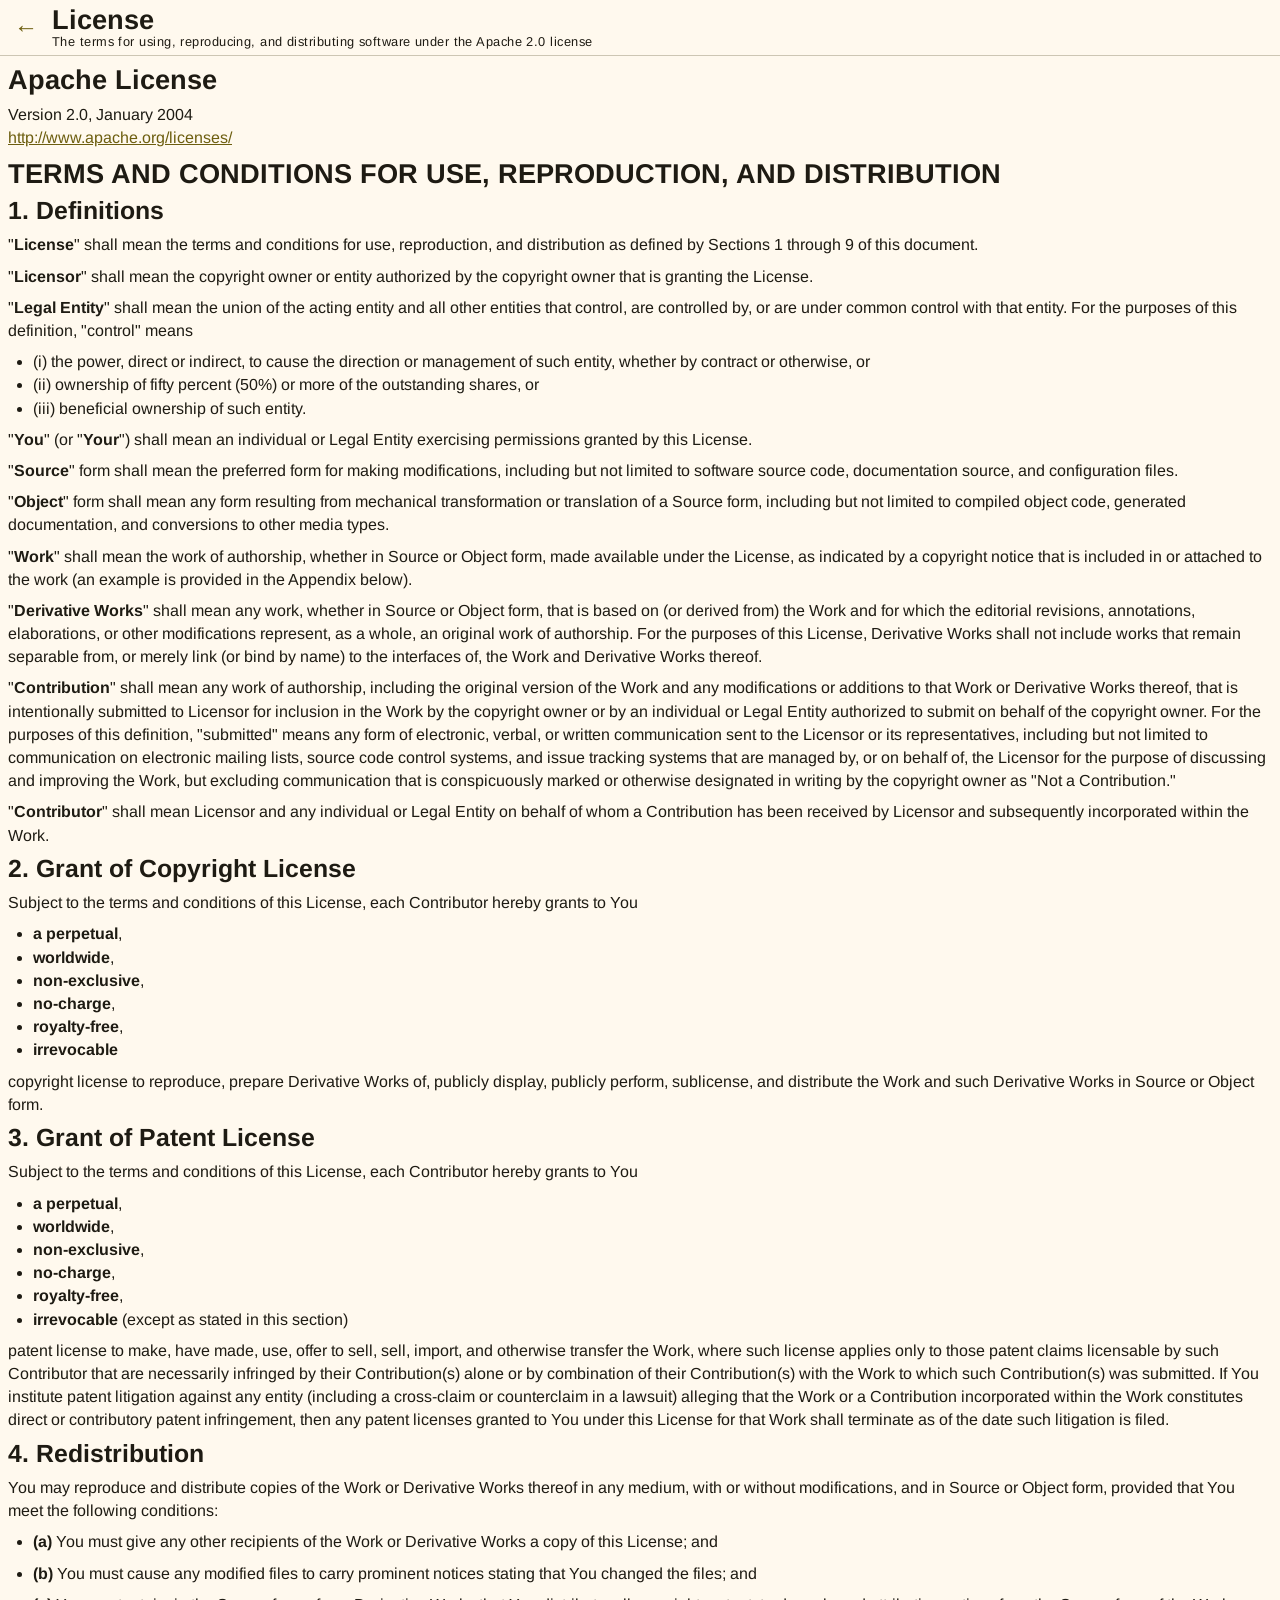
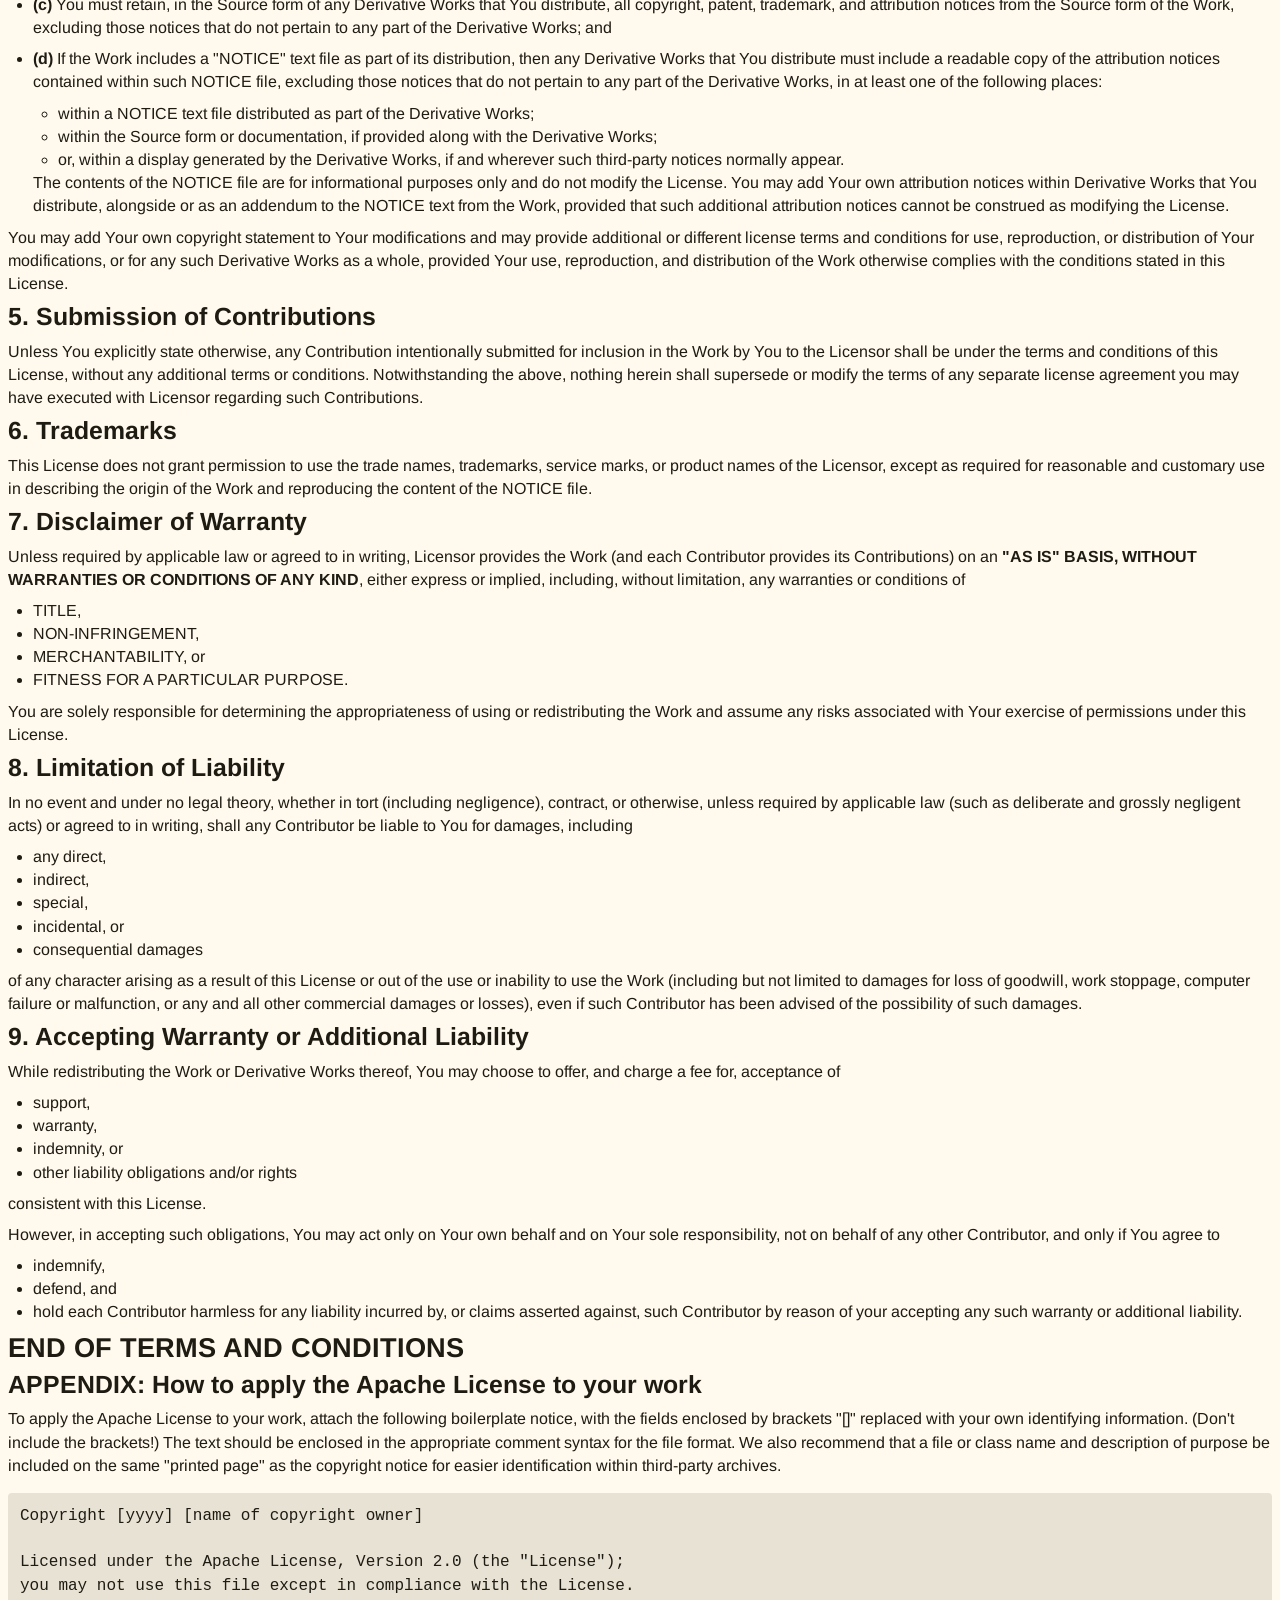
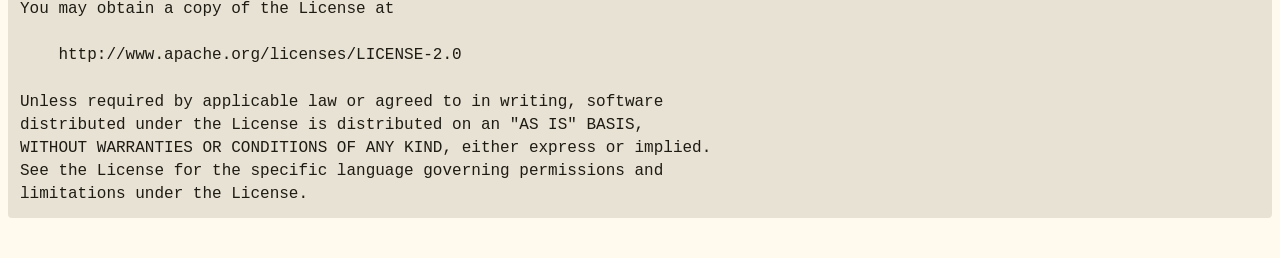
<file: license.html>
<!doctype html>
<!-- Generated by scripts/generate_legal_pages.dart from the English app database. -->
<html lang="en">
<head>
  <meta charset="utf-8">
  <meta name="viewport" content="width=device-width, initial-scale=1">
  <meta name="description" content="The terms for using, reproducing, and distributing software under the Apache 2.0 license">
  <meta name="theme-color" content="#fff9ee">
  <title>License | Revelation</title>
  <link rel="icon" href="favicon.png">
  <link rel="stylesheet" href="legal.css">
</head>
<body>
  <header class="app-bar">
    <a class="back-link" href="./" aria-label="Back to Revelation">&#8592;</a>
    <div>
      <h1 class="app-bar-title">License</h1>
      <p class="app-bar-description">The terms for using, reproducing, and distributing software under the Apache 2.0 license</p>
    </div>
  </header>
  <main class="document">
<h1>Apache License</h1>
<p>Version 2.0, January 2004<br />
<a href="http://www.apache.org/licenses/">http://www.apache.org/licenses/</a></p>
<h1>TERMS AND CONDITIONS FOR USE, REPRODUCTION, AND DISTRIBUTION</h1>
<h2>1. Definitions</h2>
<p>&quot;<strong>License</strong>&quot; shall mean the terms and conditions for use, reproduction, and distribution as defined by Sections 1 through 9 of this document.</p>
<p>&quot;<strong>Licensor</strong>&quot; shall mean the copyright owner or entity authorized by the copyright owner that is granting the License.</p>
<p>&quot;<strong>Legal Entity</strong>&quot; shall mean the union of the acting entity and all other entities that control, are controlled by, or are under common control with that entity. For the purposes of this definition, &quot;control&quot; means</p>
<ul>
<li>(i) the power, direct or indirect, to cause the direction or management of such entity, whether by contract or otherwise, or</li>
<li>(ii) ownership of fifty percent (50%) or more of the outstanding shares, or</li>
<li>(iii) beneficial ownership of such entity.</li>
</ul>
<p>&quot;<strong>You</strong>&quot; (or &quot;<strong>Your</strong>&quot;) shall mean an individual or Legal Entity exercising permissions granted by this License.</p>
<p>&quot;<strong>Source</strong>&quot; form shall mean the preferred form for making modifications, including but not limited to software source code, documentation source, and configuration files.</p>
<p>&quot;<strong>Object</strong>&quot; form shall mean any form resulting from mechanical transformation or translation of a Source form, including but not limited to compiled object code, generated documentation, and conversions to other media types.</p>
<p>&quot;<strong>Work</strong>&quot; shall mean the work of authorship, whether in Source or Object form, made available under the License, as indicated by a copyright notice that is included in or attached to the work (an example is provided in the Appendix below).</p>
<p>&quot;<strong>Derivative Works</strong>&quot; shall mean any work, whether in Source or Object form, that is based on (or derived from) the Work and for which the editorial revisions, annotations, elaborations, or other modifications represent, as a whole, an original work of authorship. For the purposes of this License, Derivative Works shall not include works that remain separable from, or merely link (or bind by name) to the interfaces of, the Work and Derivative Works thereof.</p>
<p>&quot;<strong>Contribution</strong>&quot; shall mean any work of authorship, including the original version of the Work and any modifications or additions to that Work or Derivative Works thereof, that is intentionally submitted to Licensor for inclusion in the Work by the copyright owner or by an individual or Legal Entity authorized to submit on behalf of the copyright owner. For the purposes of this definition, &quot;submitted&quot; means any form of electronic, verbal, or written communication sent to the Licensor or its representatives, including but not limited to communication on electronic mailing lists, source code control systems, and issue tracking systems that are managed by, or on behalf of, the Licensor for the purpose of discussing and improving the Work, but excluding communication that is conspicuously marked or otherwise designated in writing by the copyright owner as &quot;Not a Contribution.&quot;</p>
<p>&quot;<strong>Contributor</strong>&quot; shall mean Licensor and any individual or Legal Entity on behalf of whom a Contribution has been received by Licensor and subsequently incorporated within the Work.</p>
<h2>2. Grant of Copyright License</h2>
<p>Subject to the terms and conditions of this License, each Contributor hereby grants to You</p>
<ul>
<li><strong>a perpetual</strong>,</li>
<li><strong>worldwide</strong>,</li>
<li><strong>non-exclusive</strong>,</li>
<li><strong>no-charge</strong>,</li>
<li><strong>royalty-free</strong>,</li>
<li><strong>irrevocable</strong></li>
</ul>
<p>copyright license to reproduce, prepare Derivative Works of, publicly display, publicly perform, sublicense, and distribute the Work and such Derivative Works in Source or Object form.</p>
<h2>3. Grant of Patent License</h2>
<p>Subject to the terms and conditions of this License, each Contributor hereby grants to You</p>
<ul>
<li><strong>a perpetual</strong>,</li>
<li><strong>worldwide</strong>,</li>
<li><strong>non-exclusive</strong>,</li>
<li><strong>no-charge</strong>,</li>
<li><strong>royalty-free</strong>,</li>
<li><strong>irrevocable</strong> (except as stated in this section)</li>
</ul>
<p>patent license to make, have made, use, offer to sell, sell, import, and otherwise transfer the Work, where such license applies only to those patent claims licensable by such Contributor that are necessarily infringed by their Contribution(s) alone or by combination of their Contribution(s) with the Work to which such Contribution(s) was submitted. If You institute patent litigation against any entity (including a cross-claim or counterclaim in a lawsuit) alleging that the Work or a Contribution incorporated within the Work constitutes direct or contributory patent infringement, then any patent licenses granted to You under this License for that Work shall terminate as of the date such litigation is filed.</p>
<h2>4. Redistribution</h2>
<p>You may reproduce and distribute copies of the Work or Derivative Works thereof in any medium, with or without modifications, and in Source or Object form, provided that You meet the following conditions:</p>
<ul>
<li>
<p><strong>(a)</strong> You must give any other recipients of the Work or Derivative Works a copy of this License; and</p>
</li>
<li>
<p><strong>(b)</strong> You must cause any modified files to carry prominent notices stating that You changed the files; and</p>
</li>
<li>
<p><strong>(c)</strong> You must retain, in the Source form of any Derivative Works that You distribute, all copyright, patent, trademark, and attribution notices from the Source form of the Work, excluding those notices that do not pertain to any part of the Derivative Works; and</p>
</li>
<li>
<p><strong>(d)</strong> If the Work includes a &quot;NOTICE&quot; text file as part of its distribution, then any Derivative Works that You distribute must include a readable copy of the attribution notices contained within such NOTICE file, excluding those notices that do not pertain to any part of the Derivative Works, in at least one of the following places:</p>
<ul>
<li>within a NOTICE text file distributed as part of the Derivative Works;</li>
<li>within the Source form or documentation, if provided along with the Derivative Works;</li>
<li>or, within a display generated by the Derivative Works, if and wherever such third-party notices normally appear.</li>
</ul>
<p>The contents of the NOTICE file are for informational purposes only and do not modify the License. You may add Your own attribution notices within Derivative Works that You distribute, alongside or as an addendum to the NOTICE text from the Work, provided that such additional attribution notices cannot be construed as modifying the License.</p>
</li>
</ul>
<p>You may add Your own copyright statement to Your modifications and may provide additional or different license terms and conditions for use, reproduction, or distribution of Your modifications, or for any such Derivative Works as a whole, provided Your use, reproduction, and distribution of the Work otherwise complies with the conditions stated in this License.</p>
<h2>5. Submission of Contributions</h2>
<p>Unless You explicitly state otherwise, any Contribution intentionally submitted for inclusion in the Work by You to the Licensor shall be under the terms and conditions of this License, without any additional terms or conditions. Notwithstanding the above, nothing herein shall supersede or modify the terms of any separate license agreement you may have executed with Licensor regarding such Contributions.</p>
<h2>6. Trademarks</h2>
<p>This License does not grant permission to use the trade names, trademarks, service marks, or product names of the Licensor, except as required for reasonable and customary use in describing the origin of the Work and reproducing the content of the NOTICE file.</p>
<h2>7. Disclaimer of Warranty</h2>
<p>Unless required by applicable law or agreed to in writing, Licensor provides the Work (and each Contributor provides its Contributions) on an <strong>&quot;AS IS&quot; BASIS, WITHOUT WARRANTIES OR CONDITIONS OF ANY KIND</strong>, either express or implied, including, without limitation, any warranties or conditions of</p>
<ul>
<li>TITLE,</li>
<li>NON-INFRINGEMENT,</li>
<li>MERCHANTABILITY, or</li>
<li>FITNESS FOR A PARTICULAR PURPOSE.</li>
</ul>
<p>You are solely responsible for determining the appropriateness of using or redistributing the Work and assume any risks associated with Your exercise of permissions under this License.</p>
<h2>8. Limitation of Liability</h2>
<p>In no event and under no legal theory, whether in tort (including negligence), contract, or otherwise, unless required by applicable law (such as deliberate and grossly negligent acts) or agreed to in writing, shall any Contributor be liable to You for damages, including</p>
<ul>
<li>any direct,</li>
<li>indirect,</li>
<li>special,</li>
<li>incidental, or</li>
<li>consequential damages</li>
</ul>
<p>of any character arising as a result of this License or out of the use or inability to use the Work (including but not limited to damages for loss of goodwill, work stoppage, computer failure or malfunction, or any and all other commercial damages or losses), even if such Contributor has been advised of the possibility of such damages.</p>
<h2>9. Accepting Warranty or Additional Liability</h2>
<p>While redistributing the Work or Derivative Works thereof, You may choose to offer, and charge a fee for, acceptance of</p>
<ul>
<li>support,</li>
<li>warranty,</li>
<li>indemnity, or</li>
<li>other liability obligations and/or rights</li>
</ul>
<p>consistent with this License.</p>
<p>However, in accepting such obligations, You may act only on Your own behalf and on Your sole responsibility, not on behalf of any other Contributor, and only if You agree to</p>
<ul>
<li>indemnify,</li>
<li>defend, and</li>
<li>hold each Contributor harmless for any liability incurred by, or claims asserted against, such Contributor by reason of your accepting any such warranty or additional liability.</li>
</ul>
<h1>END OF TERMS AND CONDITIONS</h1>
<h2>APPENDIX: How to apply the Apache License to your work</h2>
<p>To apply the Apache License to your work, attach the following boilerplate notice, with the fields enclosed by brackets &quot;[]&quot; replaced with your own identifying information. (Don't include the brackets!) The text should be enclosed in the appropriate comment syntax for the file format. We also recommend that a file or class name and description of purpose be included on the same &quot;printed page&quot; as the copyright notice for easier identification within third-party archives.</p>
<pre><code>Copyright [yyyy] [name of copyright owner]

Licensed under the Apache License, Version 2.0 (the &quot;License&quot;);
you may not use this file except in compliance with the License.
You may obtain a copy of the License at

    http://www.apache.org/licenses/LICENSE-2.0

Unless required by applicable law or agreed to in writing, software
distributed under the License is distributed on an &quot;AS IS&quot; BASIS,
WITHOUT WARRANTIES OR CONDITIONS OF ANY KIND, either express or implied.
See the License for the specific language governing permissions and
limitations under the License.
</code></pre>
  </main>
</body>
</html>
</file>
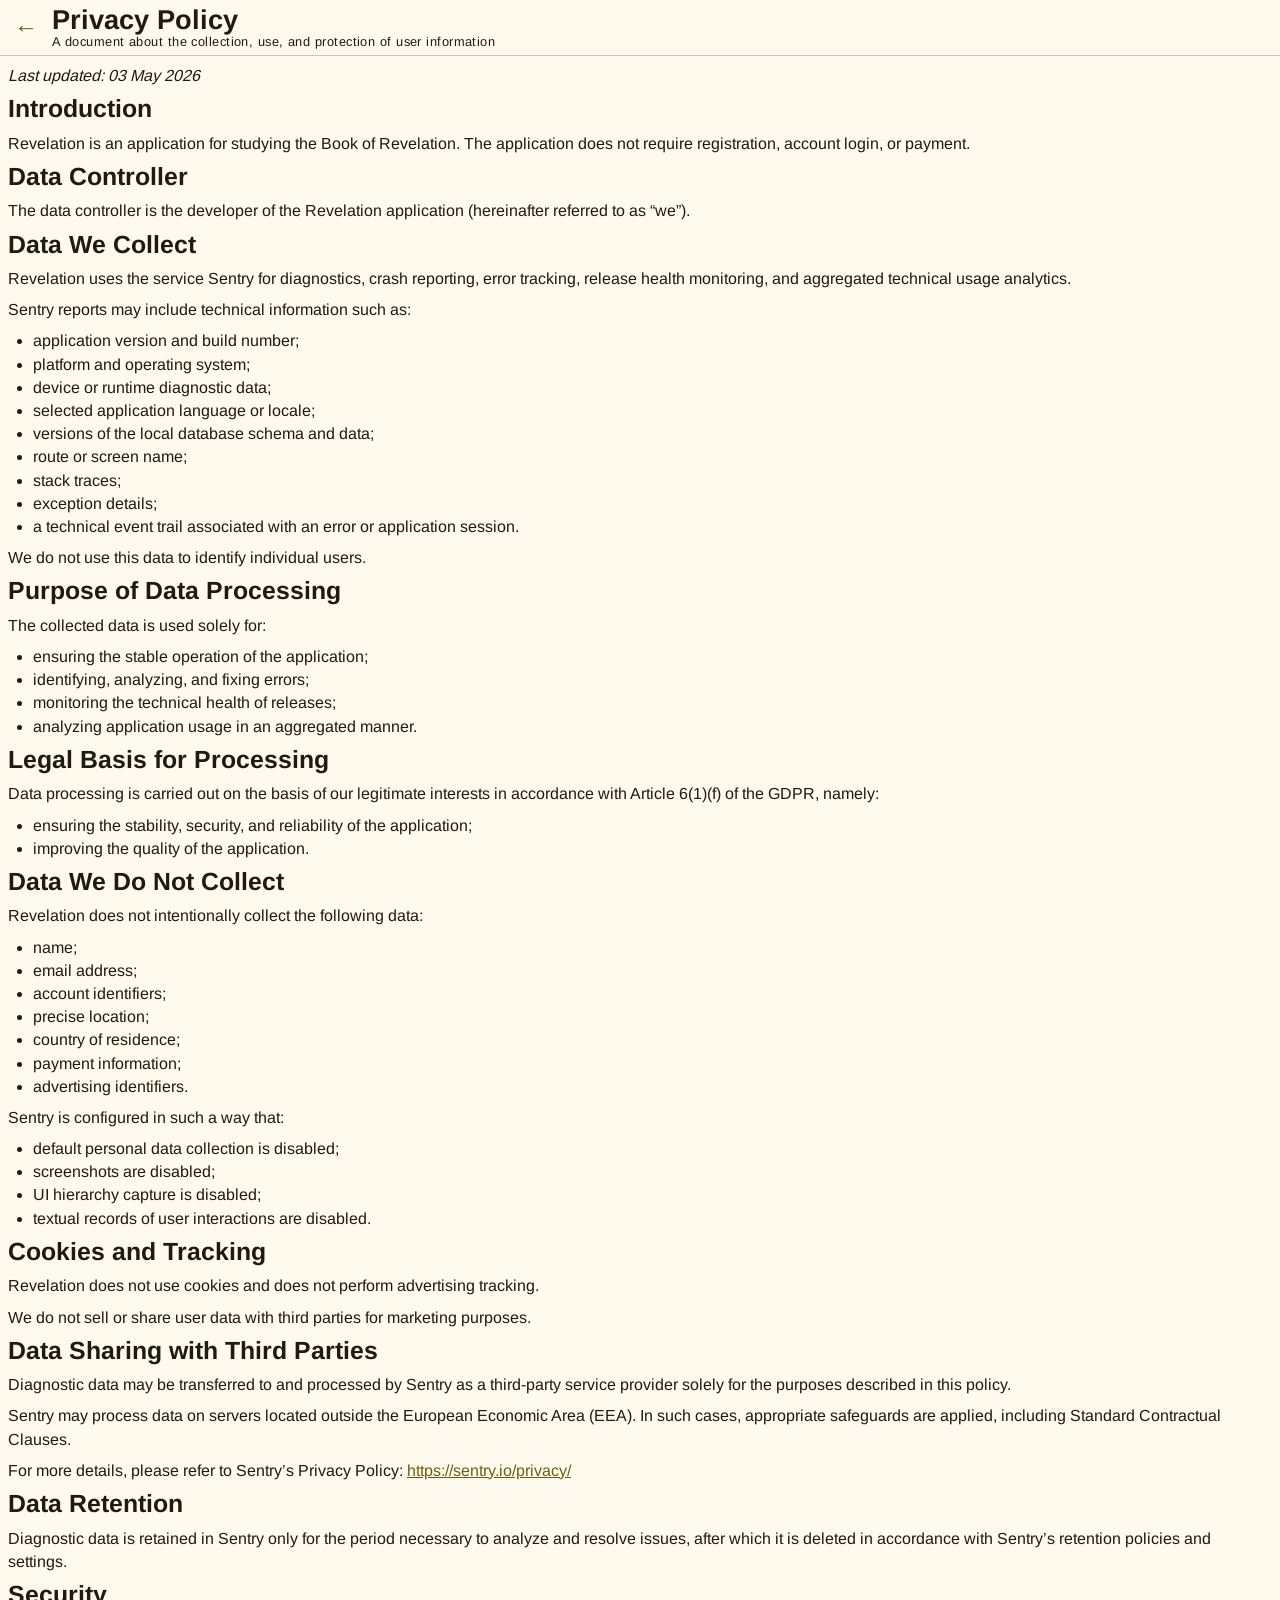
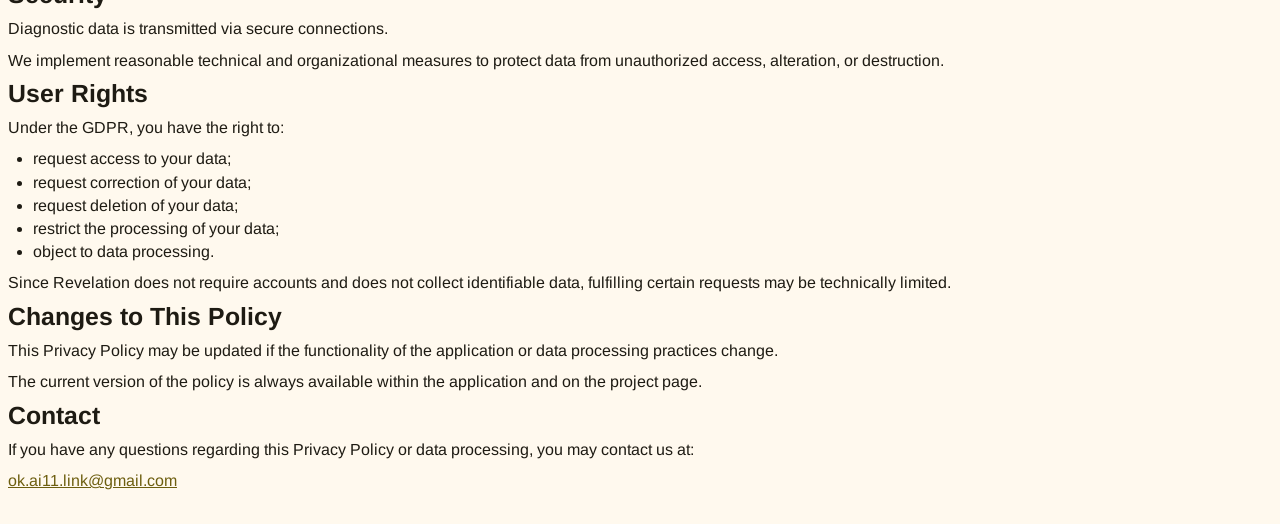
<file: privacy-policy.html>
<!doctype html>
<!-- Generated by scripts/generate_legal_pages.dart from the English app database. -->
<html lang="en">
<head>
  <meta charset="utf-8">
  <meta name="viewport" content="width=device-width, initial-scale=1">
  <meta name="description" content="A document about the collection, use, and protection of user information">
  <meta name="theme-color" content="#fff9ee">
  <title>Privacy Policy | Revelation</title>
  <link rel="icon" href="favicon.png">
  <link rel="stylesheet" href="legal.css">
</head>
<body>
  <header class="app-bar">
    <a class="back-link" href="./" aria-label="Back to Revelation">&#8592;</a>
    <div>
      <h1 class="app-bar-title">Privacy Policy</h1>
      <p class="app-bar-description">A document about the collection, use, and protection of user information</p>
    </div>
  </header>
  <main class="document">
<p><em>Last updated: 03 May 2026</em></p>
<h2>Introduction</h2>
<p>Revelation is an application for studying the Book of Revelation. The application does not require registration, account login, or payment.</p>
<h2>Data Controller</h2>
<p>The data controller is the developer of the Revelation application (hereinafter referred to as “we”).</p>
<h2>Data We Collect</h2>
<p>Revelation uses the service Sentry for diagnostics, crash reporting, error tracking, release health monitoring, and aggregated technical usage analytics.</p>
<p>Sentry reports may include technical information such as:</p>
<ul>
<li>application version and build number;</li>
<li>platform and operating system;</li>
<li>device or runtime diagnostic data;</li>
<li>selected application language or locale;</li>
<li>versions of the local database schema and data;</li>
<li>route or screen name;</li>
<li>stack traces;</li>
<li>exception details;</li>
<li>a technical event trail associated with an error or application session.</li>
</ul>
<p>We do not use this data to identify individual users.</p>
<h2>Purpose of Data Processing</h2>
<p>The collected data is used solely for:</p>
<ul>
<li>ensuring the stable operation of the application;</li>
<li>identifying, analyzing, and fixing errors;</li>
<li>monitoring the technical health of releases;</li>
<li>analyzing application usage in an aggregated manner.</li>
</ul>
<h2>Legal Basis for Processing</h2>
<p>Data processing is carried out on the basis of our legitimate interests in accordance with Article 6(1)(f) of the GDPR, namely:</p>
<ul>
<li>ensuring the stability, security, and reliability of the application;</li>
<li>improving the quality of the application.</li>
</ul>
<h2>Data We Do Not Collect</h2>
<p>Revelation does not intentionally collect the following data:</p>
<ul>
<li>name;</li>
<li>email address;</li>
<li>account identifiers;</li>
<li>precise location;</li>
<li>country of residence;</li>
<li>payment information;</li>
<li>advertising identifiers.</li>
</ul>
<p>Sentry is configured in such a way that:</p>
<ul>
<li>default personal data collection is disabled;</li>
<li>screenshots are disabled;</li>
<li>UI hierarchy capture is disabled;</li>
<li>textual records of user interactions are disabled.</li>
</ul>
<h2>Cookies and Tracking</h2>
<p>Revelation does not use cookies and does not perform advertising tracking.</p>
<p>We do not sell or share user data with third parties for marketing purposes.</p>
<h2>Data Sharing with Third Parties</h2>
<p>Diagnostic data may be transferred to and processed by Sentry as a third-party service provider solely for the purposes described in this policy.</p>
<p>Sentry may process data on servers located outside the European Economic Area (EEA). In such cases, appropriate safeguards are applied, including Standard Contractual Clauses.</p>
<p>For more details, please refer to Sentry’s Privacy Policy:
<a href="https://sentry.io/privacy/">https://sentry.io/privacy/</a></p>
<h2>Data Retention</h2>
<p>Diagnostic data is retained in Sentry only for the period necessary to analyze and resolve issues, after which it is deleted in accordance with Sentry’s retention policies and settings.</p>
<h2>Security</h2>
<p>Diagnostic data is transmitted via secure connections.</p>
<p>We implement reasonable technical and organizational measures to protect data from unauthorized access, alteration, or destruction.</p>
<h2>User Rights</h2>
<p>Under the GDPR, you have the right to:</p>
<ul>
<li>request access to your data;</li>
<li>request correction of your data;</li>
<li>request deletion of your data;</li>
<li>restrict the processing of your data;</li>
<li>object to data processing.</li>
</ul>
<p>Since Revelation does not require accounts and does not collect identifiable data, fulfilling certain requests may be technically limited.</p>
<h2>Changes to This Policy</h2>
<p>This Privacy Policy may be updated if the functionality of the application or data processing practices change.</p>
<p>The current version of the policy is always available within the application and on the project page.</p>
<h2>Contact</h2>
<p>If you have any questions regarding this Privacy Policy or data processing, you may contact us at:</p>
<p><a href="mailto:ok.ai11.link@gmail.com">ok.ai11.link@gmail.com</a></p>
  </main>
</body>
</html>
</file>
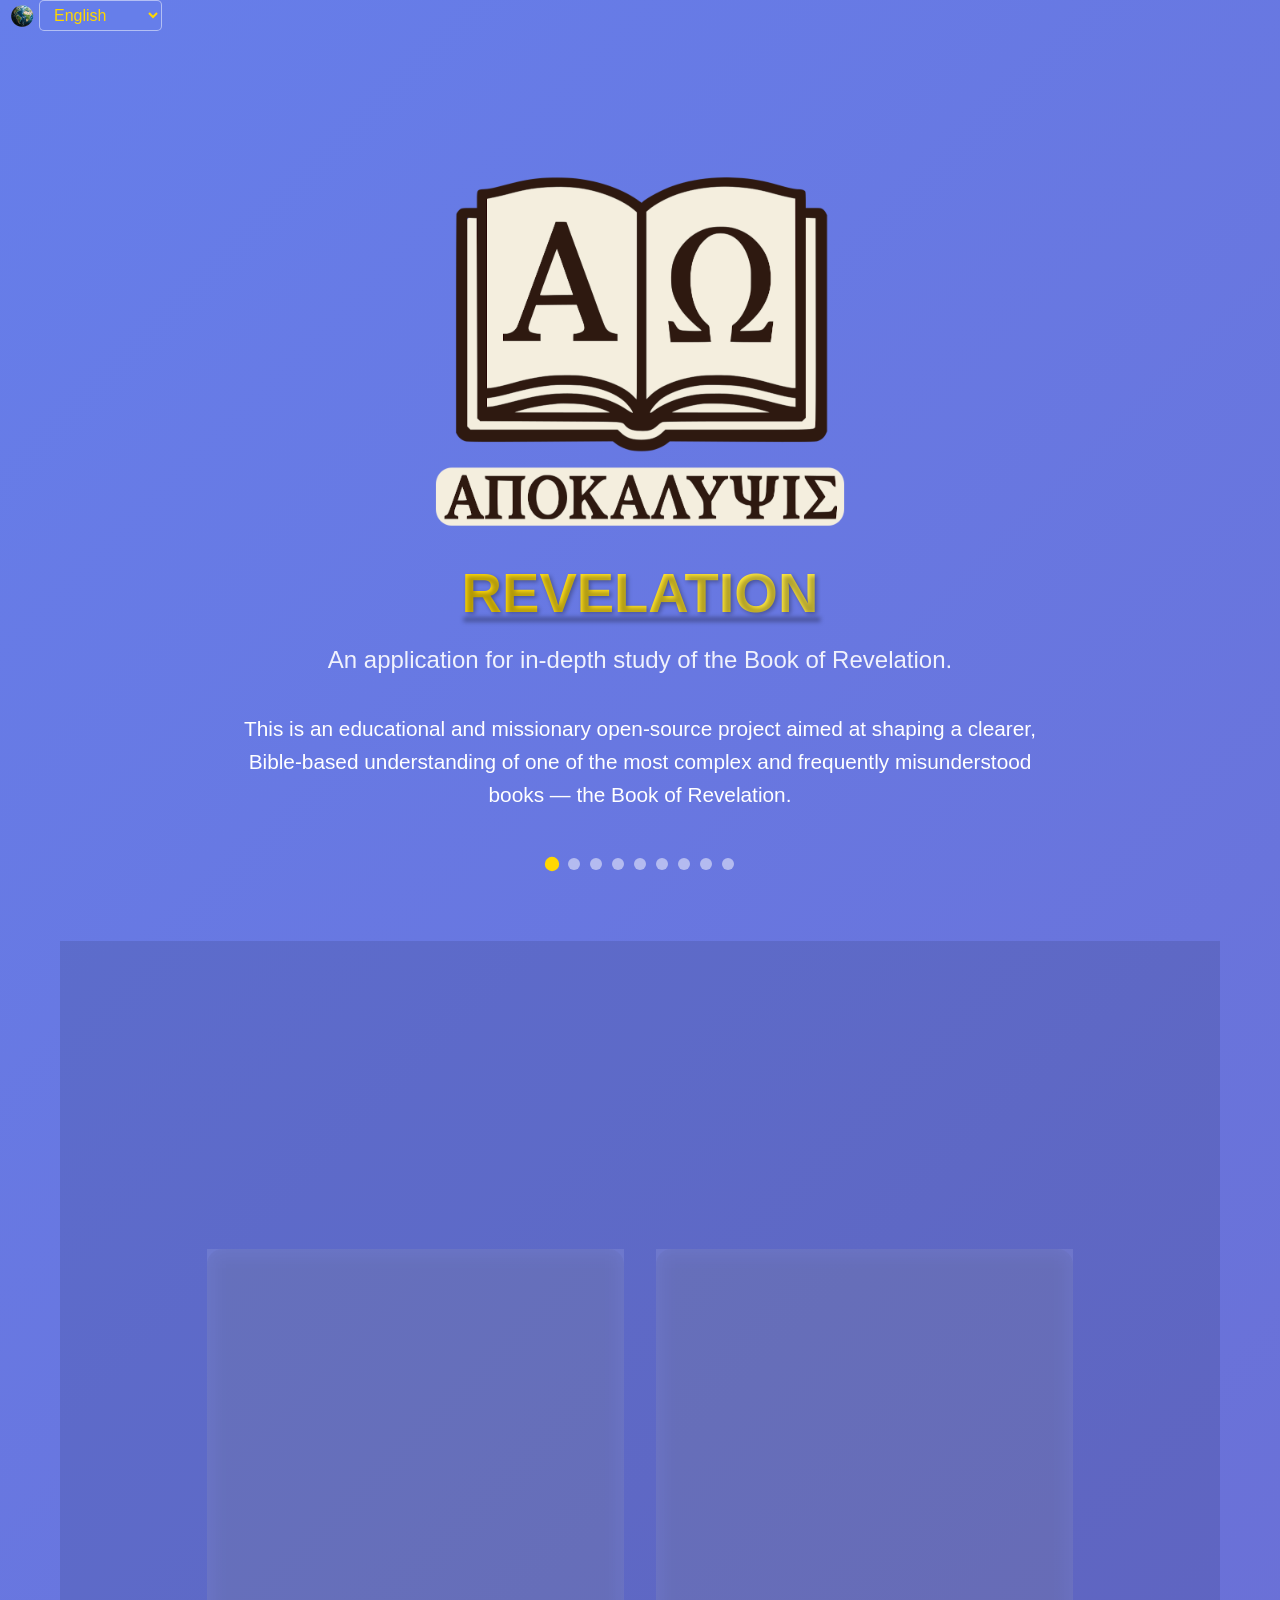
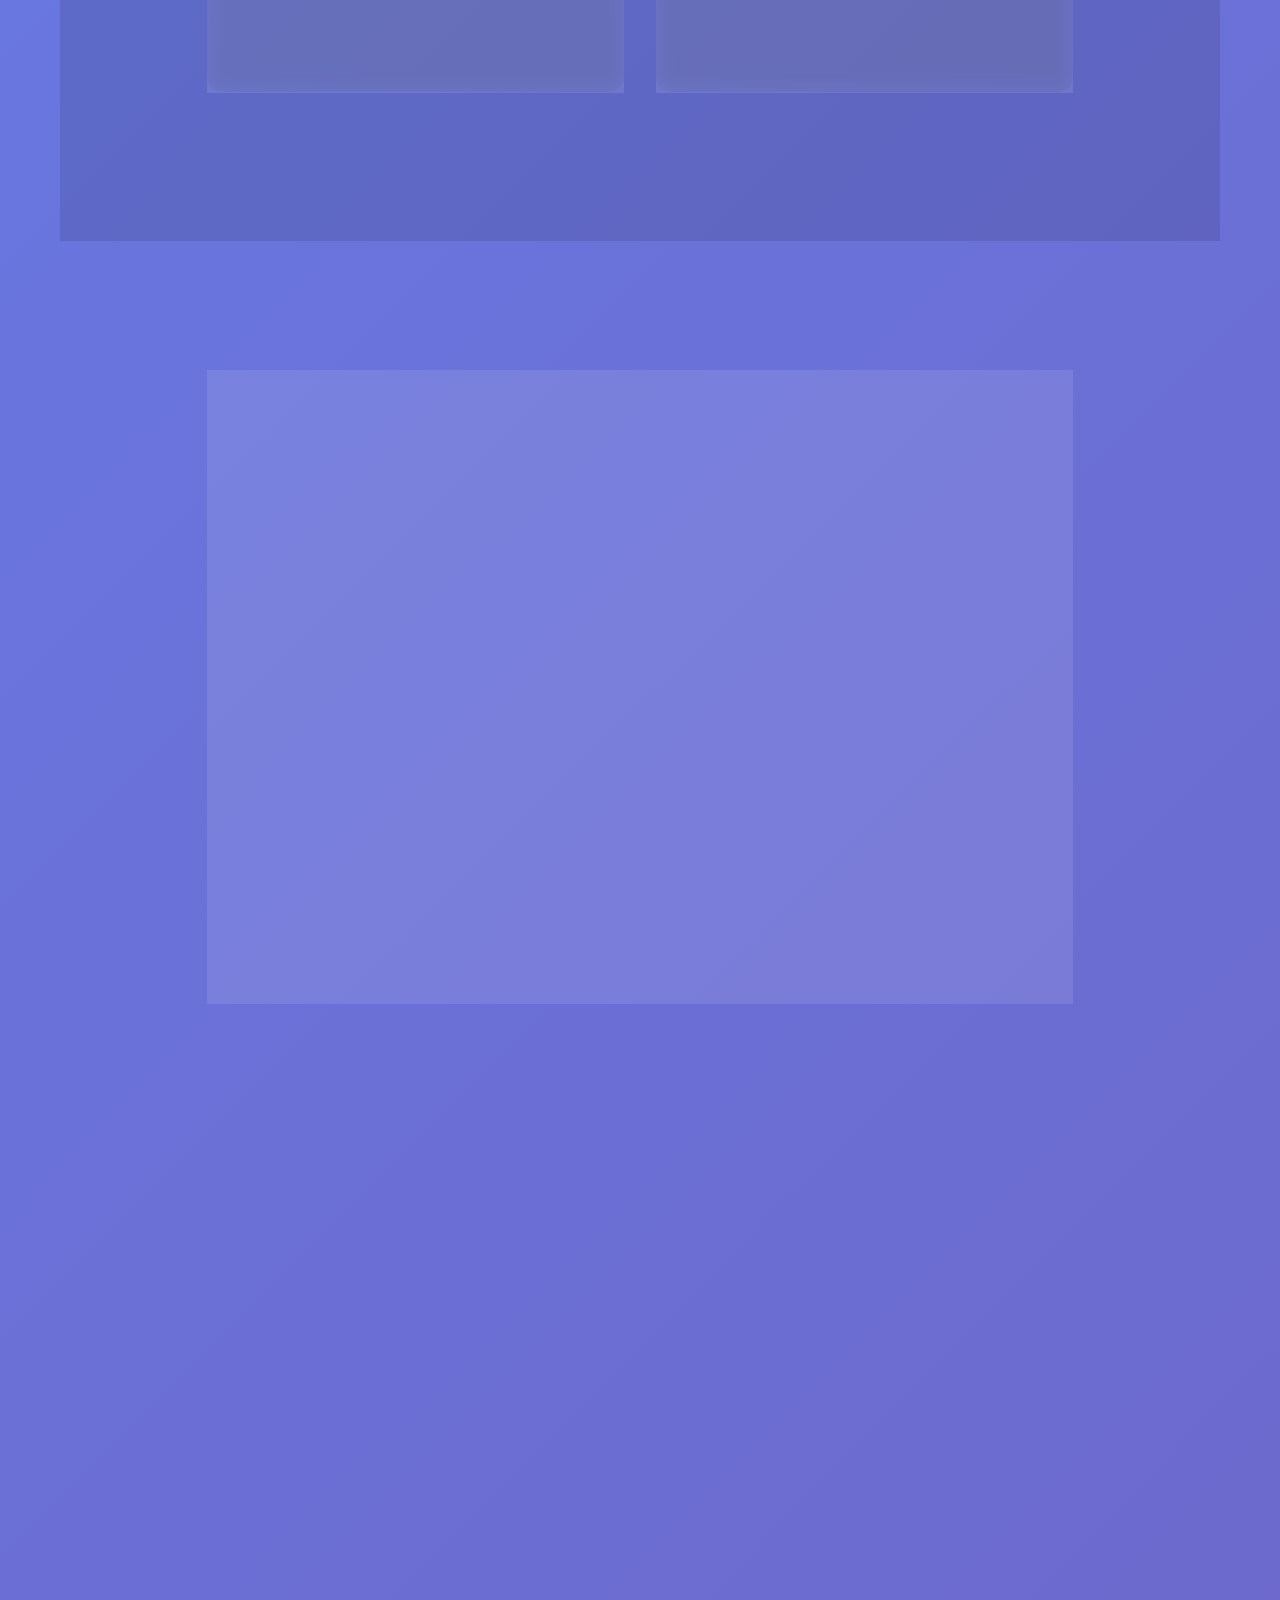
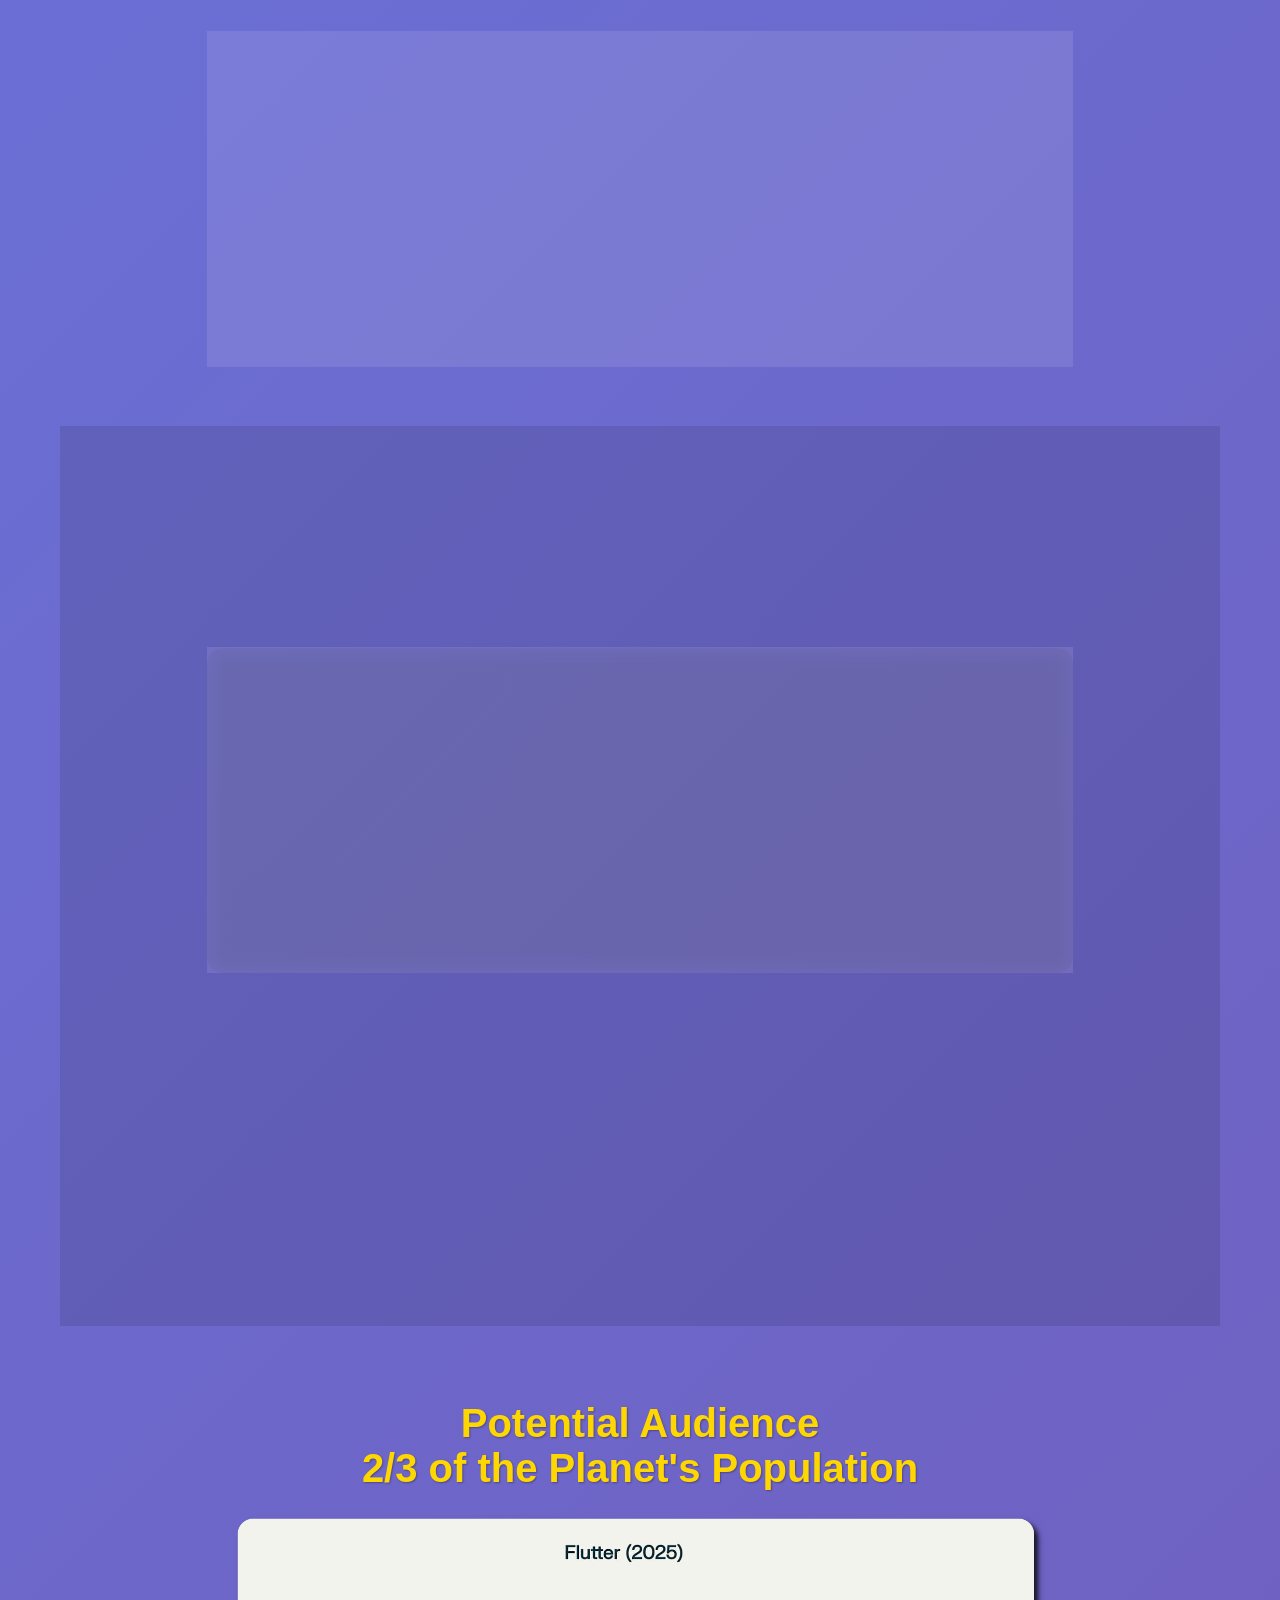
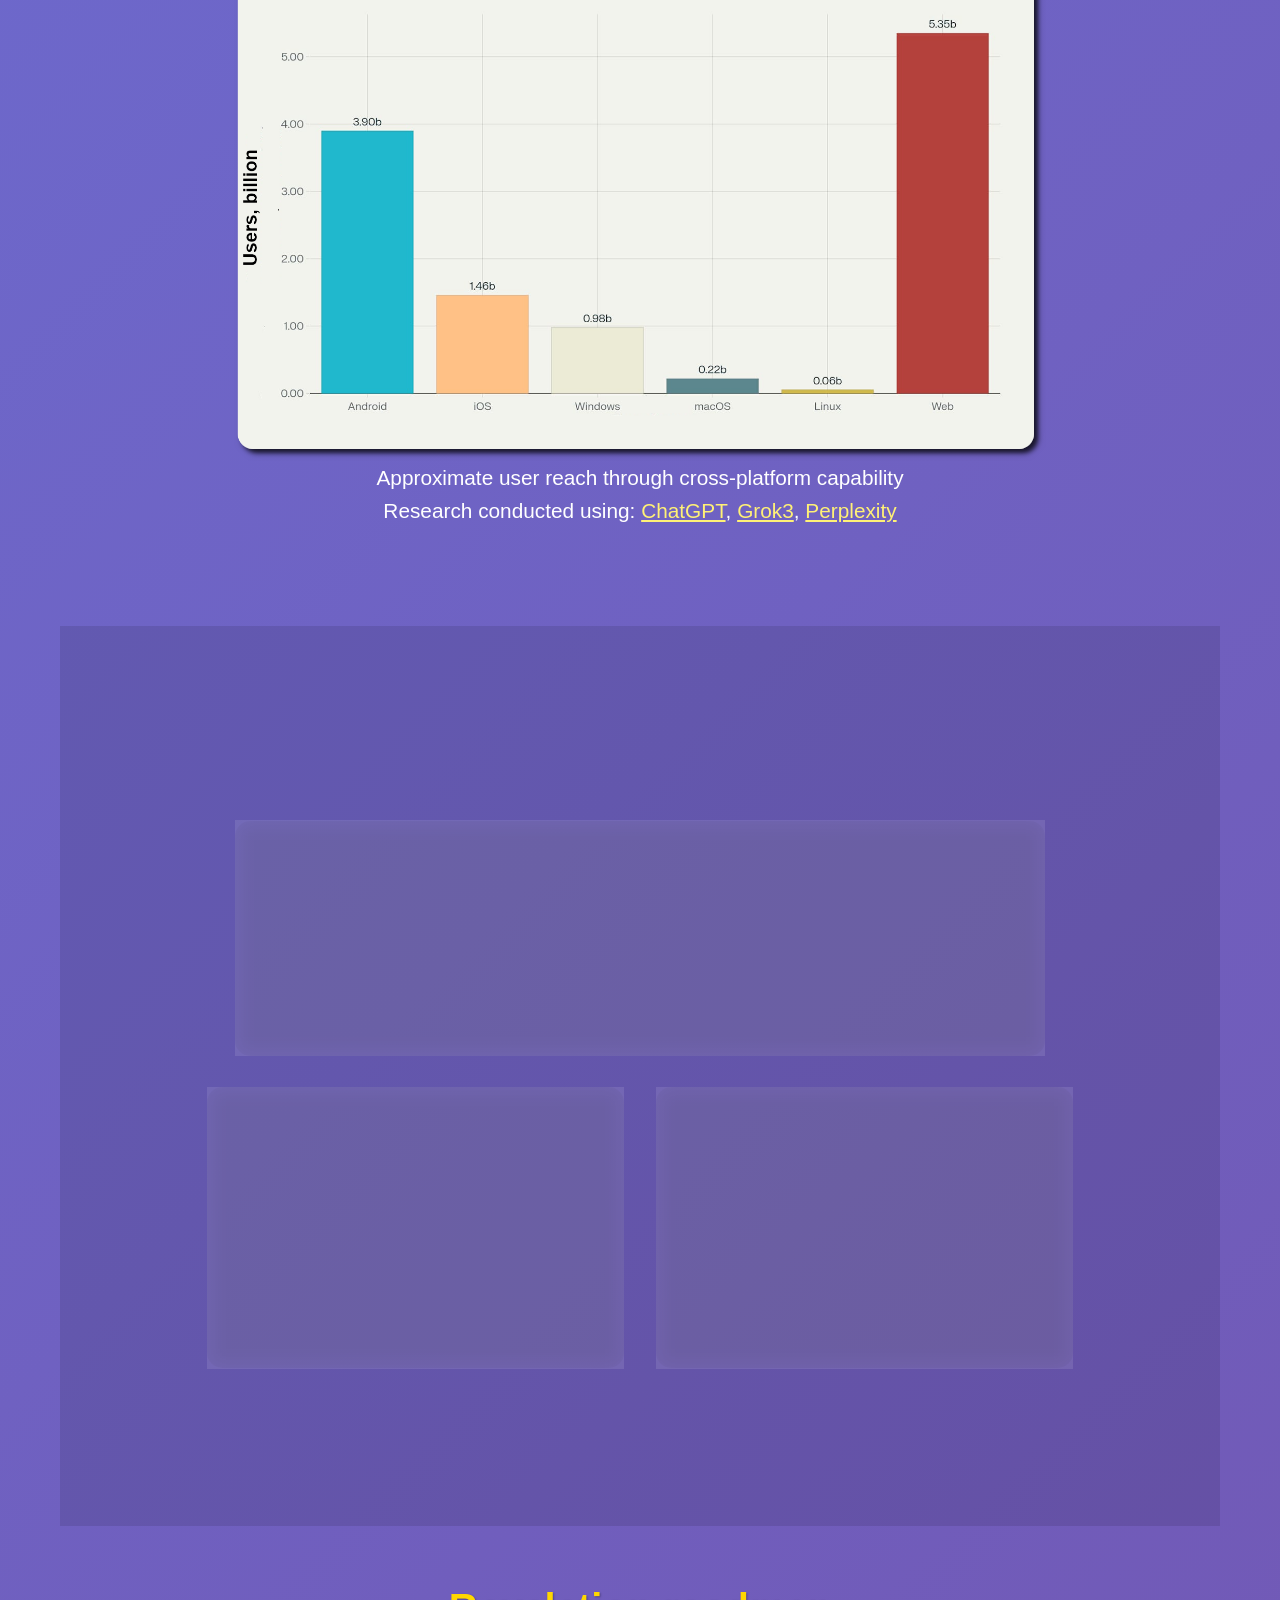
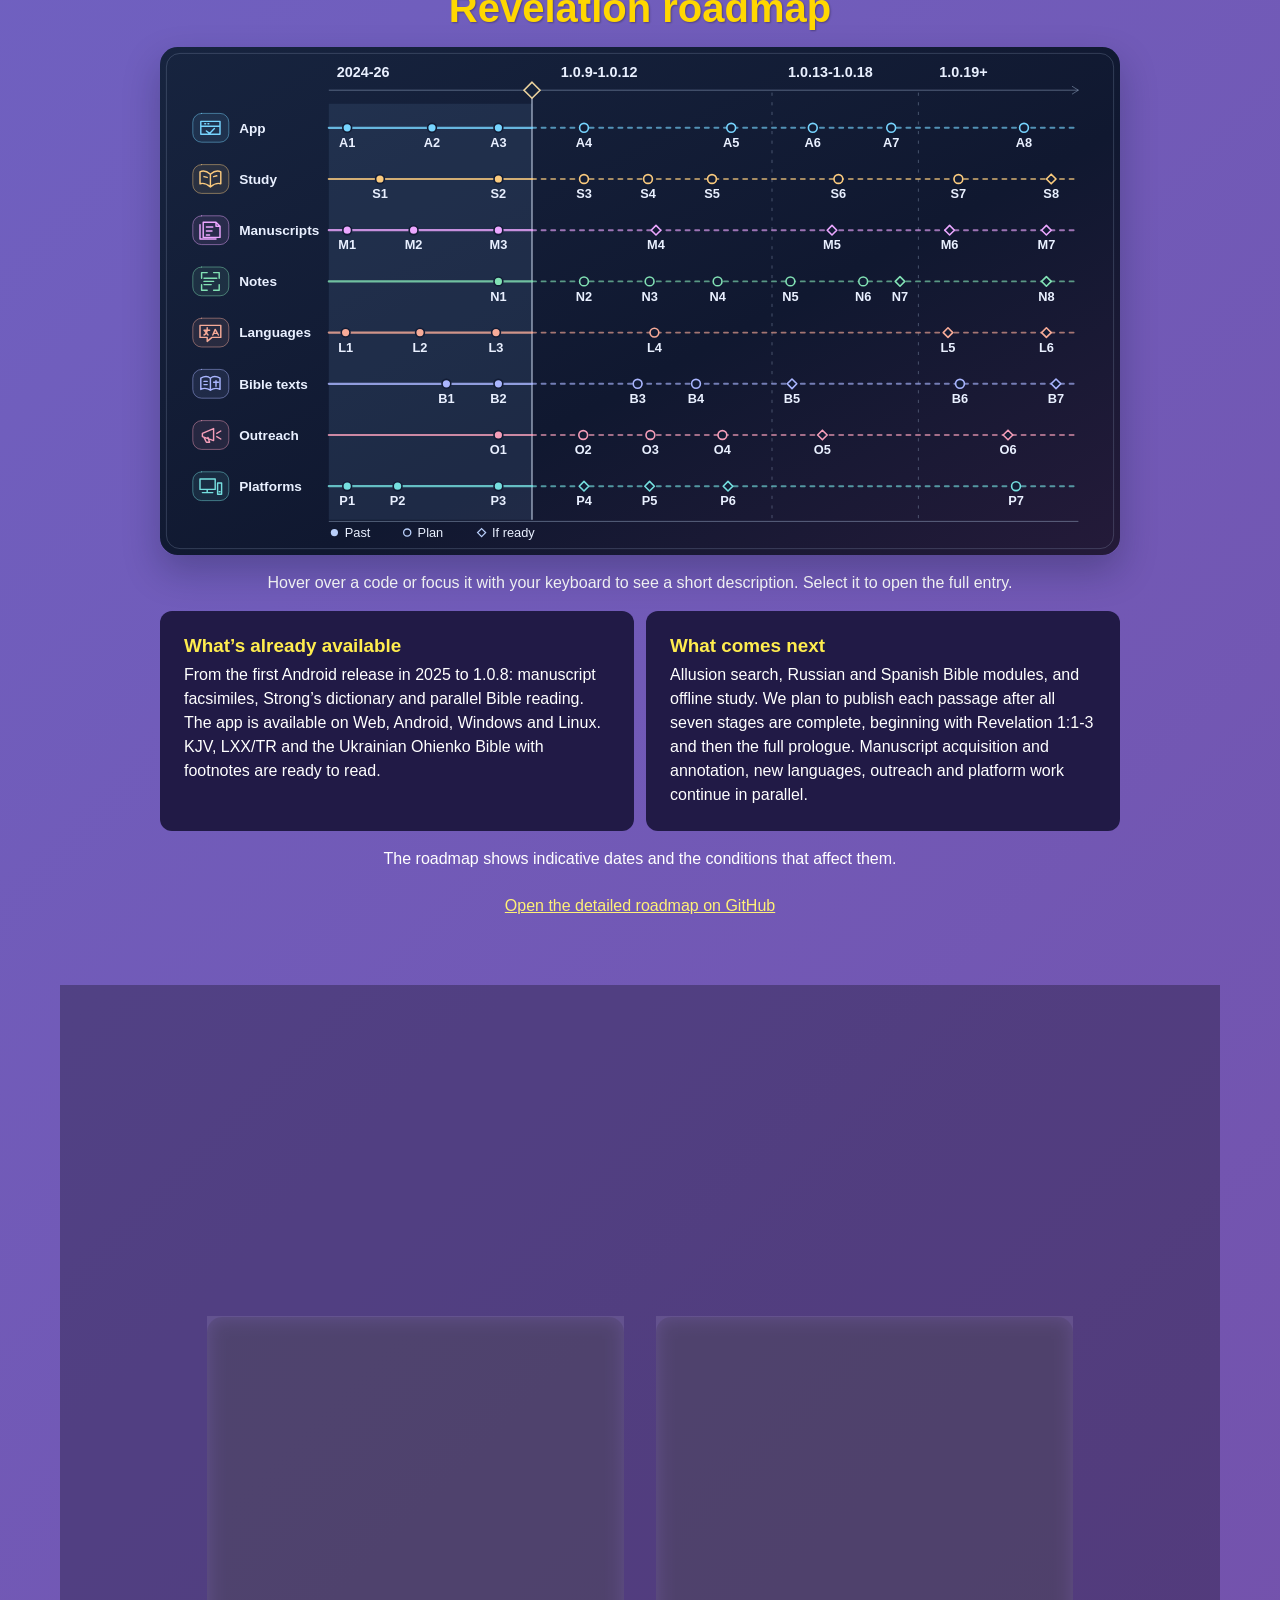
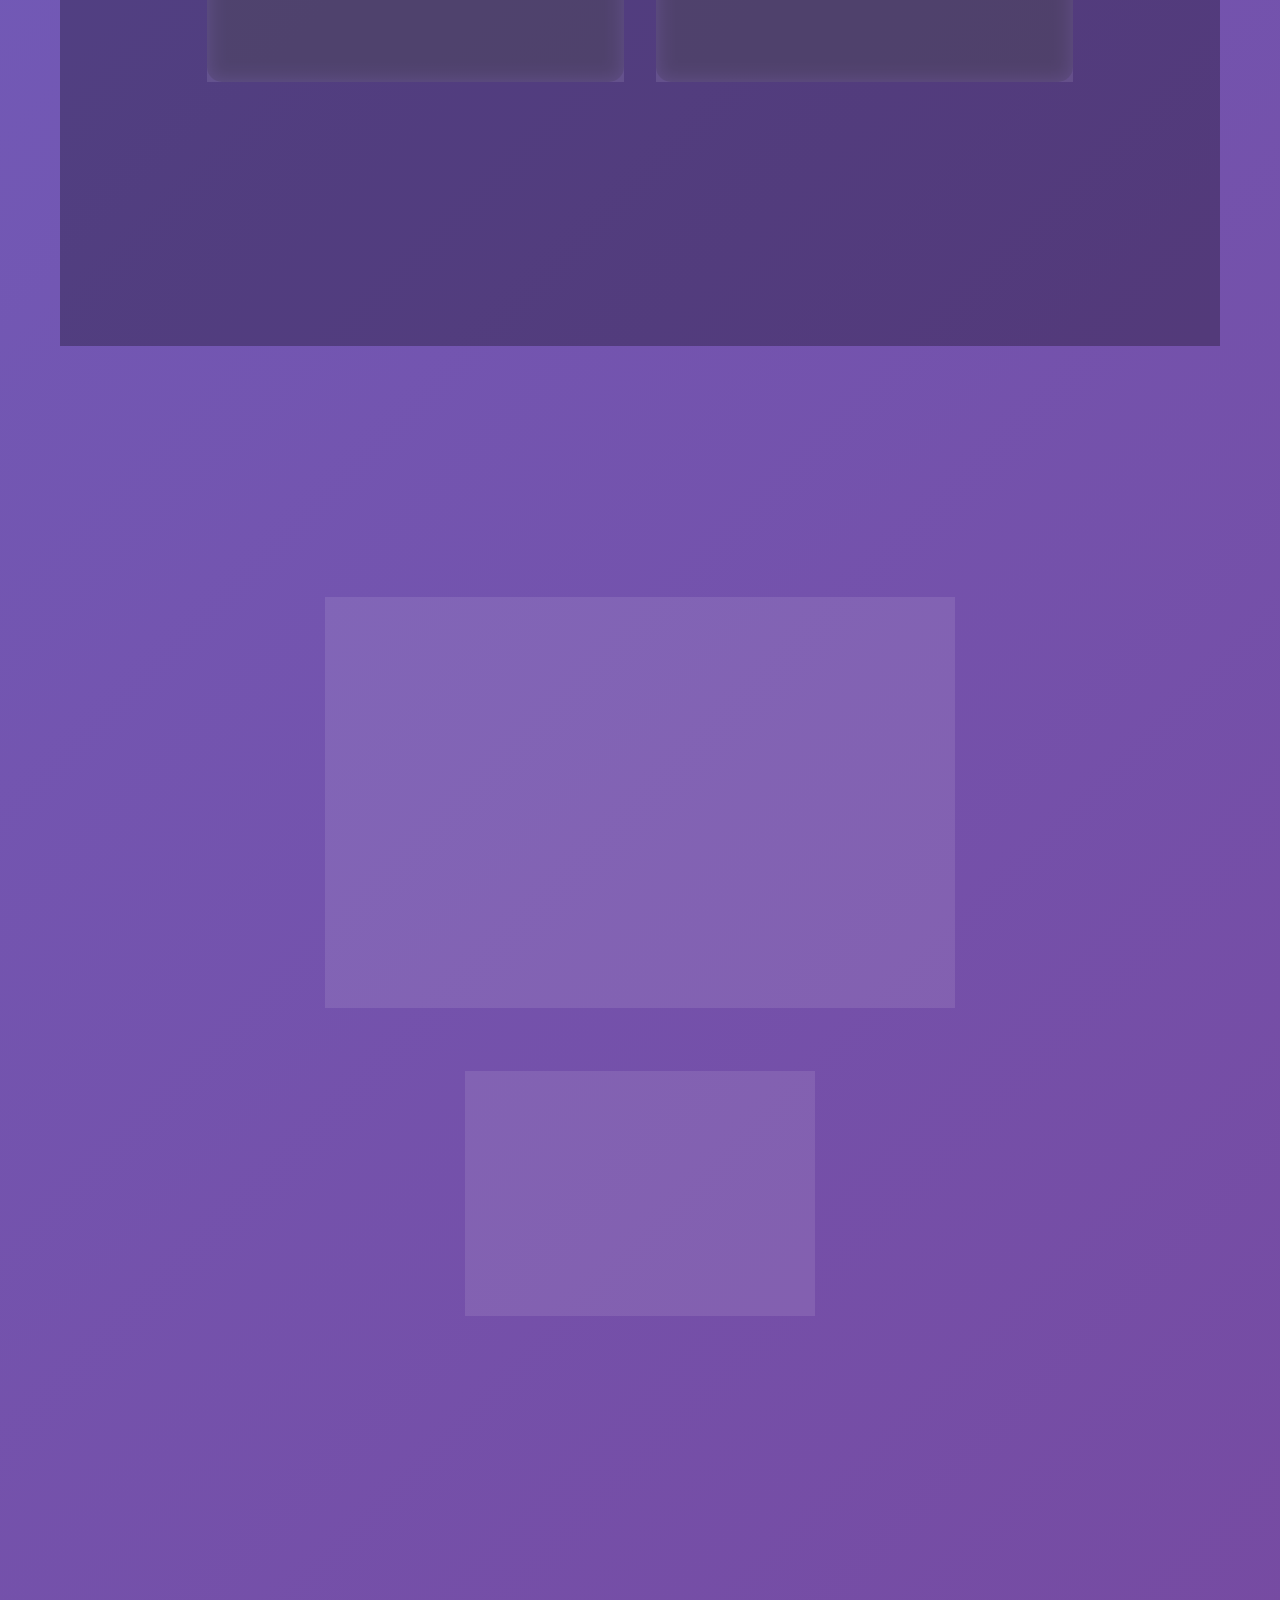
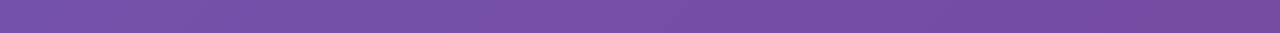
<file: demo/en.html>
<!DOCTYPE html>
<html lang="en">
<head>
    <meta charset="UTF-8">
    <meta name="viewport" content="width=device-width, initial-scale=1.0">
    <title>Presentation of Revelation - an application for studying the Book of Revelation</title>
    <link rel="icon" type="image/png" href="../favicon.png"/>
    <link rel="stylesheet" href="roadmap.css">
    <script src="roadmap-milestones.js" defer></script>
    <script src="roadmap.js" defer></script>
    <style>
        * {
            margin: 0;
            padding: 0;
            box-sizing: border-box;
        }

        body {
            font-family: 'Segoe UI', Tahoma, Geneva, Verdana, sans-serif;
            background: linear-gradient(135deg, #667eea 0%, #764ba2 100%);
            color: white;
            overflow-x: hidden;
        }

        .container {
            max-width: 1200px;
            margin: 0 auto;
            padding: 0 20px;
        }

        .slide {
            min-height: 100vh;
            display: flex;
            flex-direction: column;
            justify-content: center;
            align-items: center;
            text-align: center;
            padding: 60px 0;
            opacity: 0;
            transform: translateY(50px);
            animation: fadeInUp 1s ease-out forwards;
        }

        @keyframes fadeInUp {
            to {
                opacity: 1;
                transform: translateY(0);
            }
        }

        h1 {
            font-size: 3.5rem;
            margin-bottom: 1rem;
            text-shadow: 2px 2px 4px rgba(0,0,0,0.3);
            background: linear-gradient(45deg, #ffd700, #ffed4e);
            -webkit-background-clip: text;
            -webkit-text-fill-color: transparent;
            background-clip: text;
        }

        h2 {
            font-size: 2.5rem;
            margin-bottom: 1.5rem;
            color: #ffd700;
            text-shadow: 1px 1px 2px rgba(0,0,0,0.3);
        }

        h3 {
            font-size: 2rem;
            margin-bottom: 1rem;
            color: #ffed4e;
        }

        p {
            font-size: 1.3rem;
            line-height: 1.6;
            margin-bottom: 1.5rem;
            max-width: 800px;
        }

        .subtitle {
            font-size: 1.5rem;
            opacity: 0.9;
            margin-bottom: 2rem;
        }

        .features-grid {
            display: grid;
            grid-template-columns: repeat(auto-fit, minmax(300px, 1fr));
            gap: 2rem;
            margin: 2rem 0;
        }

        .feature-card {
            background: rgba(255,255,255,0.1);
            padding: 2rem;
            border-radius: 15px;
            backdrop-filter: blur(10px);
            border: 1px solid rgba(255,255,255,0.2);
            transition: transform 0.3s ease, box-shadow 0.3s ease;
        }

        .feature-card:hover {
            transform: translateY(-10px);
            box-shadow: 0 20px 40px rgba(0,0,0,0.2);
        }

        .platform-icons {
            display: flex;
            justify-content: center;
            gap: 2rem;
            margin: 2rem 0;
            flex-wrap: wrap;
        }

        .platform-icon {
            width: 80px;
            height: 80px;
            background: rgba(255,255,255,0.2);
            border-radius: 50%;
            display: flex;
            align-items: center;
            justify-content: center;
            font-size: 2rem;
            transition: all 0.3s ease;
        }

        .platform-icon:hover {
            background: rgba(255,255,255,0.3);
            transform: scale(1.1);
        }

        .stats-container {
            display: flex;
            justify-content: space-around;
            margin: 2rem 0;
            flex-wrap: wrap;
            gap: 2rem;
        }

        .stat-item {
            text-align: center;
        }

        .stat-number {
            font-size: 3rem;
            font-weight: bold;
            color: #ffd700;
            display: block;
        }

        .stat-label {
            font-size: 1.1rem;
            opacity: 0.9;
        }

        .cta-button {
            background: linear-gradient(45deg, #ff6b6b, #ee5a24);
            color: white;
            padding: 15px 30px;
            border: none;
            border-radius: 50px;
            font-size: 1.2rem;
            font-weight: bold;
            cursor: pointer;
            transition: all 0.3s ease;
            text-decoration: none;
            display: inline-block;
            margin: 1rem;
        }

        .cta-button:hover {
            transform: translateY(-3px);
            box-shadow: 0 10px 20px rgba(255,107,107,0.4);
        }

        .mission-section {
            background: rgba(0,0,0,0.2);
            padding: 3rem;
            border-radius: 20px;
            margin: 2rem 0;
            border: 2px solid rgba(255,215,0,0.3);
        }

        .navigation {
            position: fixed;
            bottom: 30px;
            left: 50%;
            transform: translateX(-50%);
            display: flex;
            gap: 10px;
            z-index: 1000;
        }

        .nav-dot {
            width: 12px;
            height: 12px;
            border-radius: 50%;
            background: rgba(255,255,255,0.5);
            cursor: pointer;
            transition: all 0.3s ease;
        }

        .nav-dot.active {
            background: #ffd700;
            transform: scale(1.2);
        }

        .slide:nth-child(even) {
            background: rgba(0,0,0,0.1);
        }

        #language-select {
            background: #667eea;
            color: #ffd700;
            border: 1px solid rgba(255,255,255,0.5);
            padding: 5px 10px;
            border-radius: 5px;
            font-size: 1rem;
            cursor: pointer;
        }

        @media (max-width: 768px) {
            h1 { font-size: 2.5rem; }
            h2 { font-size: 2rem; }
            p { font-size: 1.1rem; }
            .features-grid { grid-template-columns: 1fr; }
            .platform-icons { gap: 1rem; }
            .platform-icon { width: 60px; height: 60px; font-size: 1.5rem; }
        }

        a:link {
            color: #FFF176 !important;
            text-decoration: underline;
        }
        a:visited {
            color: #FDD835 !important;
        }
        a:hover,
        a:focus {
            color: #FFEA00 !important;
            text-decoration: none;
        }
    </style>
</head>
<body>
    <div style="display: flex; align-items: center; margin-bottom: 10px; margin-left: 10px;">
        <img src="world.png" alt="Language" style="width: 24px; height: 24px; margin-right: 5px;">
        <select id="language-select"></select>
    </div>

    <div class="container">
        <!-- Slide 1: Title -->
        <div class="slide" id="title">
            <a href="../index.html" target="_blank"><img src="\assets\assets\images\UI\app_icon.png" width="80%"></a>
            <h1><a href="../index.html" target="_blank">REVELATION</a></h1>
            <p class="subtitle">An application for in-depth study of the Book of Revelation.</p>
            <p>This is an educational and missionary open‑source project aimed at shaping a clearer, Bible‑based understanding of one of the most complex and frequently misunderstood books — the Book of Revelation.</p>
        </div>

        <!-- Slide 2: Problem and Solution -->
        <div class="slide" id="solution">
            <h2>Problem and Solution</h2>
            <p>In light of recent events, more and more people are showing interest in the final prophecies described in Revelation.</p>
            <div class="features-grid">
                <div class="feature-card">
                    <h3>❓ Problem</h3>
                    <p>The Book of Revelation is one of the most difficult books of the Bible to understand. Its many symbols, prophecies, and images require deep study. However, this seems like a challenging task, considering the differences in doctrines, cultures, customs, generations, and even Bible translations.</p>
                </div>
                <div class="feature-card">
                    <h3>✅ Solution</h3>
                    <p>The main concept of the Revelation application is to provide users with a structured, authoritative, and accessible tool for both familiarizing themselves with the Book of Revelation and studying it in depth, while avoiding speculative and non-biblical interpretations.</p>
                </div>
            </div>
        </div>

        <!-- Slide 3: Methodology -->
        <div class="slide" id="methodology">
            <h2>Scientific Methodology</h2>
            <div class="feature-card">
                <h3>📚 Study Basis</h3>
                <p>The methodology is based on the principle outlined at the very beginning of the book. The principle emphasizes the importance of reading, hearing, and keeping what is written in Revelation.</p>
                <p>• <u>Reading</u> is presented in 2 stages: <b>reading</b> the original sources, and a complete grammatical and syntactic <b>analysis</b> of what is written.<br>
                • <u>Hearing (leading to understanding)</u> is presented in 3 important stages: identifying and analyzing Old Testament <b>allusions</b>, viewing the texts in the light of the life and ministry of <b>Jesus Christ</b>, and searching for <b>structures and connections</b> with other parts of Revelation and the entire Bible.<br> 
                • <u>Keeping</u> is presented in 2 stages: understanding how and which prophecies have been fulfilled in the <b>history</b> of the church and all humanity, and which are still awaiting fulfillment. Also, the last but one of the most important stages is aimed at each person looking into their <b>own life</b> in the light of what they have read and understood, to decide whether something needs to be changed in it.</p>
            </div>
            <p></p>
            <img src="../images/preface02.jpg" width="50%">
            <p></p>
            <div class="feature-card">
                <h3>📚 How a study is prepared</h3>
                <p>Each passage has a short explanation and a deeper study. AI agents help compare sources, draft copy and check links. Each published passage goes through all seven stages and a review of the evidence.</p>
                <p>Sources and supporting materials accompany each study. Feedback from readers and targeted review by specialists help where their expertise is most useful.</p>
            </div>
        </div>

        <!-- Slide 4: Technological Advantages -->
        <div class="slide" id="tech">
            <h2>Technological Advantages</h2>
            <div class="feature-card">
                <a href="https://flutter.dev/" target="_blank"><img src="../assets/assets/images/UI/lib_flutter.svg" width="64"></a>
                <h3><a href="https://flutter.dev/" target="_blank">Flutter Framework</a></h3>
                <p>Flutter lets us share the core of the app across devices. Revelation is available on Web, Android, Windows and Linux. iOS and macOS are planned, subject to successful builds and store acceptance.</p>
            </div>
            <div class="platform-icons">
                <div class="platform-icon" title="Web"><a href="https://www.revelation.website" target="_blank"><img src="web.svg" width="48"></a></div>
                <div class="platform-icon" title="Android"><a href="https://play.google.com/store/apps/details?id=ai11.link.revelation" target="_blank"><img src="android.svg" width="48"></a></div>
                <div class="platform-icon" title="Windows"><a href="https://apps.microsoft.com/detail/9nxhrr2p4087" target="_blank"><img src="windows.svg" width="48"></a></div>
                <div class="platform-icon" title="Linux"><a href="https://snapcraft.io/revelation-x" target="_blank"><img src="linux.svg" width="48"></a></div>
                <div class="platform-icon" title="iOS (planned)"><img src="ios.svg" width="48"></div>
                <div class="platform-icon" title="macOS (planned)"><img src="macos.svg" width="48"></div>
            </div>
            <p><strong>4 public platforms</strong> · 2 Apple platforms planned</p>
        </div>

        <!-- Slide 5: Audience Reach -->
        <div class="slide" id="potential">
            <h2>Potential Audience <br> 2/3 of the Planet's Population</h2>
            <img src="users_per_platform.png" width="70%">
            <p>Approximate user reach through cross-platform capability<br>
            Research conducted using: <a href="https://chatgpt.com/share/68527de2-58cc-8008-949b-e810119f42a1" target="_blank">ChatGPT</a>, <a href="https://grok.com/share/bGVnYWN5_c5546ed0-083a-4386-bfe2-9c33a5bf622a" target="_blank">Grok3</a>, <a href="https://www.perplexity.ai/search/nuzhno-provesti-issledovanie-o-wylcsw9wQzaXwrIJdNGIdg?0=d" target="_blank">Perplexity</a></p>
        </div>

        <!-- Slide 6: Localization -->
        <div class="slide" id="localization">
            <h2>Multilingual Support</h2>
            <div class="feature-card">
                <h3>🌍 Languages, one step at a time</h3>
                <p>The interface is available in English, Spanish, Ukrainian and Russian.</p>
                <p>We aim to offer at least one verified Bible translation for each interface language.</p>
            </div>
            <div class="features-grid">
                <div class="feature-card">
                    <h3>🤖 Drafting and checks</h3>
                    <p>AI agents help draft translations and check terminology, links and consistency.</p>
                </div>
                <div class="feature-card">
                    <h3>💬 Reader feedback</h3>
                    <p>Readers and native speakers can flag unclear wording or suggest improvements where their feedback is most useful.</p>
                </div>
            </div>
        </div>

        <!-- Slide 7: Roadmap -->
        <div class="slide" id="roadmap" aria-labelledby="roadmap-title">
            <h2 id="roadmap-title">Revelation roadmap</h2>
            <div class="roadmap-chart">
                <a class="roadmap-art" href="https://github.com/karnauhov/Revelation/blob/main/ROADMAP.en.md">
                    <picture>
                        <source media="(max-width: 700px)" srcset="roadmap-mobile.svg" width="480" height="733">
                        <img src="roadmap.svg" width="1200" height="635" loading="lazy" alt="Eight parallel tracks in the Revelation project, from its first releases to the plans ahead. Open the detailed roadmap on GitHub.">
                    </picture>
                </a>
                <div class="roadmap-nodes"></div>
                <div class="roadmap-tooltip" id="roadmap-tooltip" role="tooltip" hidden></div>
            </div>
            <p class="roadmap-note">Hover over a code or focus it with your keyboard to see a short description. Select it to open the full entry.</p>
            <div class="roadmap-summary">
                <div>
                    <h3>What’s already available</h3>
                    <p>From the first Android release in 2025 to 1.0.8: manuscript facsimiles, Strong’s dictionary and parallel Bible reading. The app is available on Web, Android, Windows and Linux. KJV, LXX/TR and the Ukrainian Ohienko Bible with footnotes are ready to read.</p>
                </div>
                <div>
                    <h3>What comes next</h3>
                    <p>Allusion search, Russian and Spanish Bible modules, and offline study. We plan to publish each passage after all seven stages are complete, beginning with Revelation 1:1-3 and then the full prologue. Manuscript acquisition and annotation, new languages, outreach and platform work continue in parallel.</p>
                </div>
            </div>
            <p class="roadmap-note">The roadmap shows indicative dates and the conditions that affect them.</p>
            <a class="roadmap-details" href="https://github.com/karnauhov/Revelation/blob/main/ROADMAP.en.md">Open the detailed roadmap on GitHub</a>
        </div>

        <!-- Slide 8: Missionary Aspect -->
        <div class="slide" id="mission">
            <div class="mission-section">
                <h2>🕊️ Missionary Project</h2>
                <h3>"Go and teach all nations"</h3>
                <p>This is not just an application - it is an ambitious missionary project on a global scale.</p>
                
                <div class="features-grid">
                    <div class="feature-card">
                        <img src="3angels.png" width="48" height="48">
                        <h3>Three Angels' Message</h3>
                        <p>Studying the most important prophecies of the Book of Revelation, including the messages of the three angels</p>
                    </div>
                    <div class="feature-card">
                        <img src="world.png" width="48" height="48">
                        <h3>Global Reach</h3>
                        <p>Introducing Christians of all denominations, representatives of other religions, and even non-believers to the message of Revelation</p>
                    </div>
                </div>

                <p>Over time we hope to share completed studies in more languages and regions, guided by reader interest and what we can support.</p>
            </div>
        </div>

        <!-- Slide 9: Call to Action -->
        <div class="slide" id="join">
            <h2>Read, share, or send feedback</h2>
            <p>Try the app and tell us where reading or study could be easier. If a passage helps you, share it with someone who might want to read it too.</p>
            
            <div class="features-grid">
                <div class="feature-card">
                    <h3>🤝 Ways to support the project</h3>
                    <p>• 🙏 Pray for the project<br>
                    • 📢 Share <a href="https://www.revelation.website/demo/en.html" target="_blank">this presentation</a><br>
                    • 💳 Become a sponsor via <a href="https://waygiver.com/campaigns/3333" target="_blank">WayGiver</a><br>
                    • 👨‍💻 Participate in development on <a href="https://github.com/karnauhov/Revelation" target="_blank">GitHub</a><br>
                    • 📐 Test the application<br>
                    • 📝 Create content<br>
                    • 🌍 Participate in translations<br>
                    • 💬 Report a problem or suggest an improvement on <a href="https://github.com/karnauhov/Revelation/issues" target="_blank">GitHub</a></p>
                </div>
            </div>
            
            <div class="features-grid">
                <div class="feature-card">
                    <h3>📩 Contacts</h3>
                    <p><a href="https://ai11.link">AI11</a><br>
                    Email: <a href="mailto:ok.ai11.link@gmail.com">ok.ai11.link@gmail.com</a><br>
                    Phone: +38(067)787-2617</p>
                </div>
            </div>

            <a href="https://github.com/karnauhov/Revelation" target="_blank" class="cta-button">Project on GitHub</a>
            <a href="../index.html" target="_blank" class="cta-button">View Current Version</a>
            <p>🙏 Thank you very much for your interest 🙏</p>
        </div>
    </div>

    <div class="navigation">
        <div class="nav-dot active" onclick="scrollToSlide(0)"></div>
        <div class="nav-dot" onclick="scrollToSlide(1)"></div>
        <div class="nav-dot" onclick="scrollToSlide(2)"></div>
        <div class="nav-dot" onclick="scrollToSlide(3)"></div>
        <div class="nav-dot" onclick="scrollToSlide(4)"></div>
        <div class="nav-dot" onclick="scrollToSlide(5)"></div>
        <div class="nav-dot" onclick="scrollToSlide(6)"></div>
        <div class="nav-dot" onclick="scrollToSlide(7)"></div>
        <div class="nav-dot" onclick="scrollToSlide(8)"></div>
    </div>

    <script>
        async function loadLanguages() {
            try {
                const response = await fetch('languages.json');
                const languages = await response.json();
                const select = document.getElementById('language-select');
                languages.forEach(lang => {
                    const option = document.createElement('option');
                    option.value = lang.code;
                    option.textContent = lang.name;
                    select.appendChild(option);
                });
                const currentLang = document.documentElement.lang;
                select.value = currentLang;
            } catch (error) {
                console.error('Error loading languages:', error);
            }
        }
        loadLanguages();

        const slides = document.querySelectorAll('.slide');
        const navDots = document.querySelectorAll('.nav-dot');
        let currentSlide = 0;

        function scrollToSlide(index) {
            slides[index].scrollIntoView({
                behavior: 'smooth',
                block: 'start'
            });
            
            navDots.forEach((dot, i) => {
                dot.classList.toggle('active', i === index);
            });
            
            currentSlide = index;
        }

        // Keyboard navigation
        document.addEventListener('keydown', (e) => {
            if (e.key === 'ArrowDown' || e.key === 'ArrowRight') {
                if (currentSlide < slides.length - 1) {
                    scrollToSlide(currentSlide + 1);
                }
            } else if (e.key === 'ArrowUp' || e.key === 'ArrowLeft') {
                if (currentSlide > 0) {
                    scrollToSlide(currentSlide - 1);
                }
            }
        });

        // Update navigation on scroll
        window.addEventListener('scroll', () => {
            const scrollPosition = window.scrollY;
            const windowHeight = window.innerHeight;
            
            slides.forEach((slide, index) => {
                const slideTop = slide.offsetTop;
                const slideBottom = slideTop + slide.offsetHeight;
                
                if (scrollPosition >= slideTop - windowHeight/2 && 
                    scrollPosition < slideBottom - windowHeight/2) {
                    navDots.forEach((dot, i) => {
                        dot.classList.toggle('active', i === index);
                    });
                    currentSlide = index;
                }
            });
        });

        // Smooth animations on scroll
        const observerOptions = {
            threshold: 0.1,
            rootMargin: '0px 0px -100px 0px'
        };

        const observer = new IntersectionObserver((entries) => {
            entries.forEach(entry => {
                if (entry.isIntersecting) {
                    entry.target.style.animationPlayState = 'running';
                }
            });
        }, observerOptions);

        slides.forEach(slide => {
            observer.observe(slide);
        });

        // Language selection function
        document.getElementById('language-select').addEventListener('change', function() {
            var lang = this.value;
            window.location.href = lang + '.html';
        });
    </script>
</body>
</html>
</file>
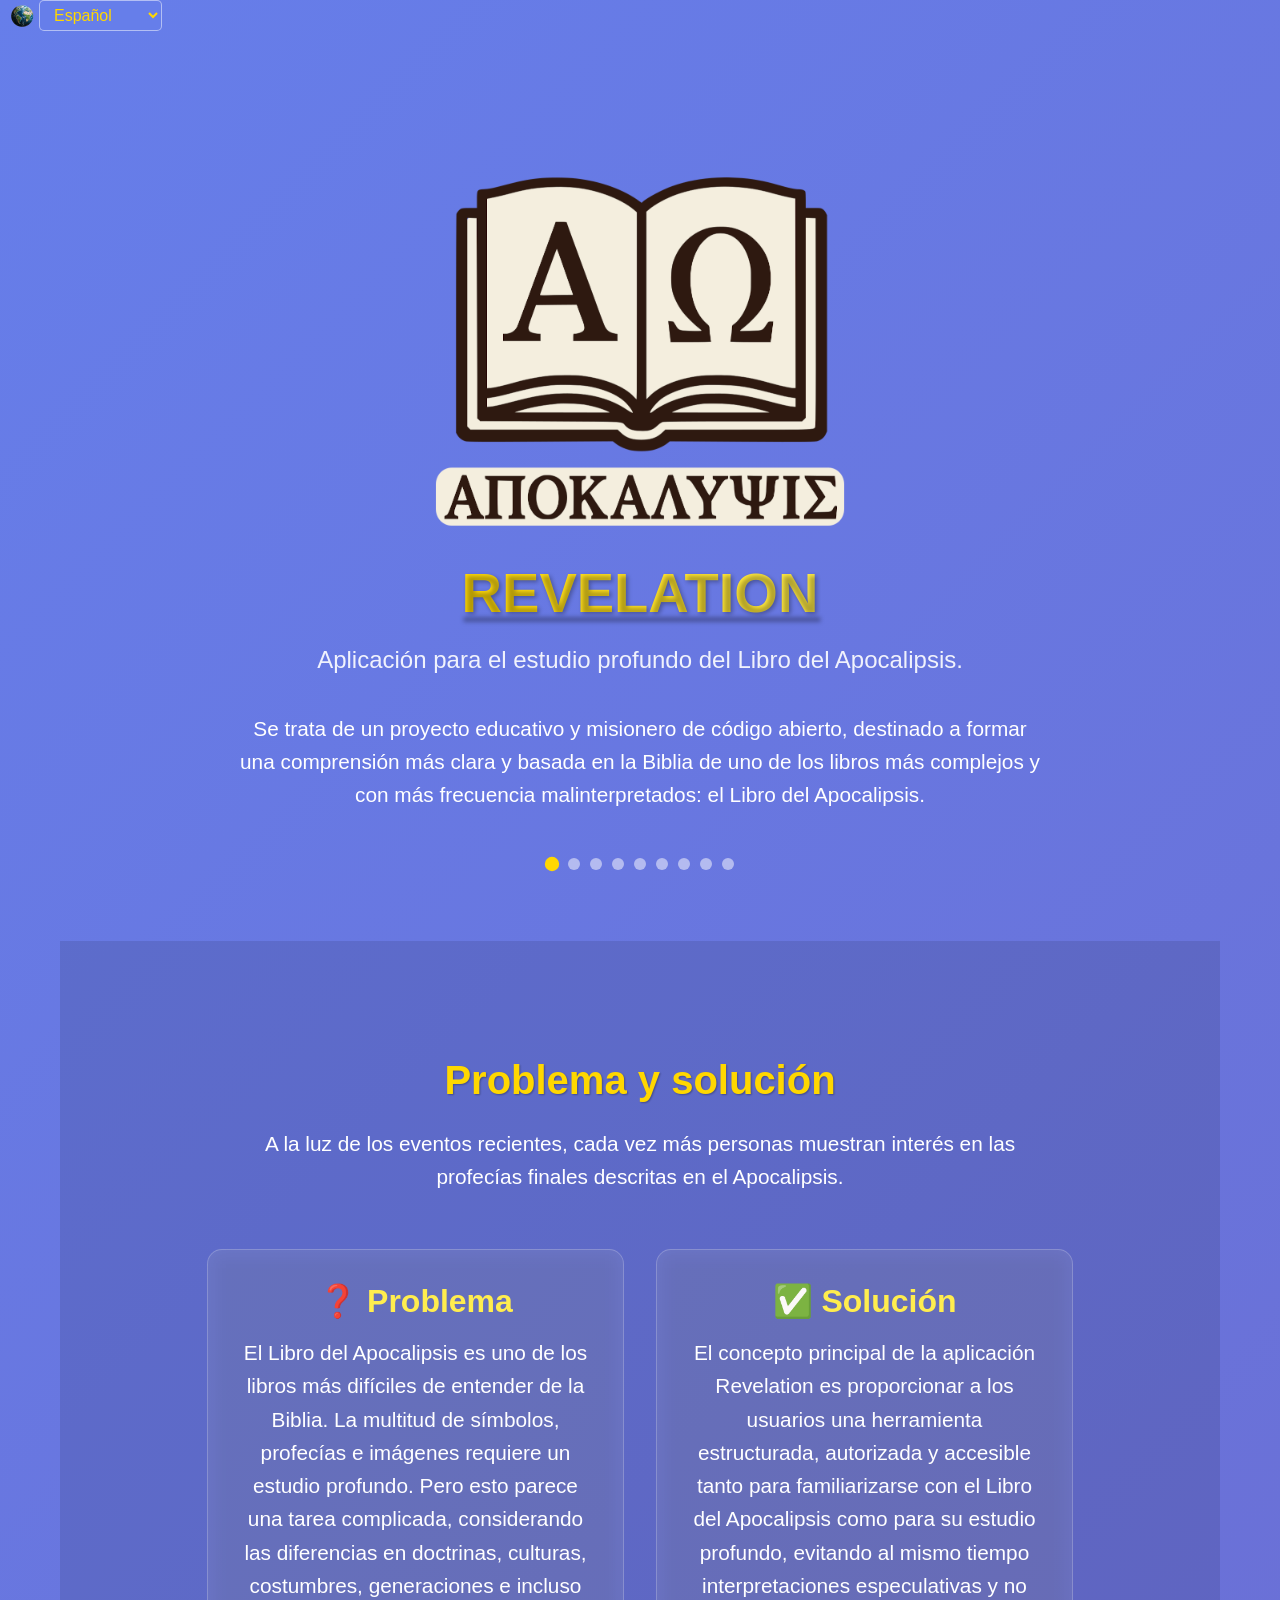
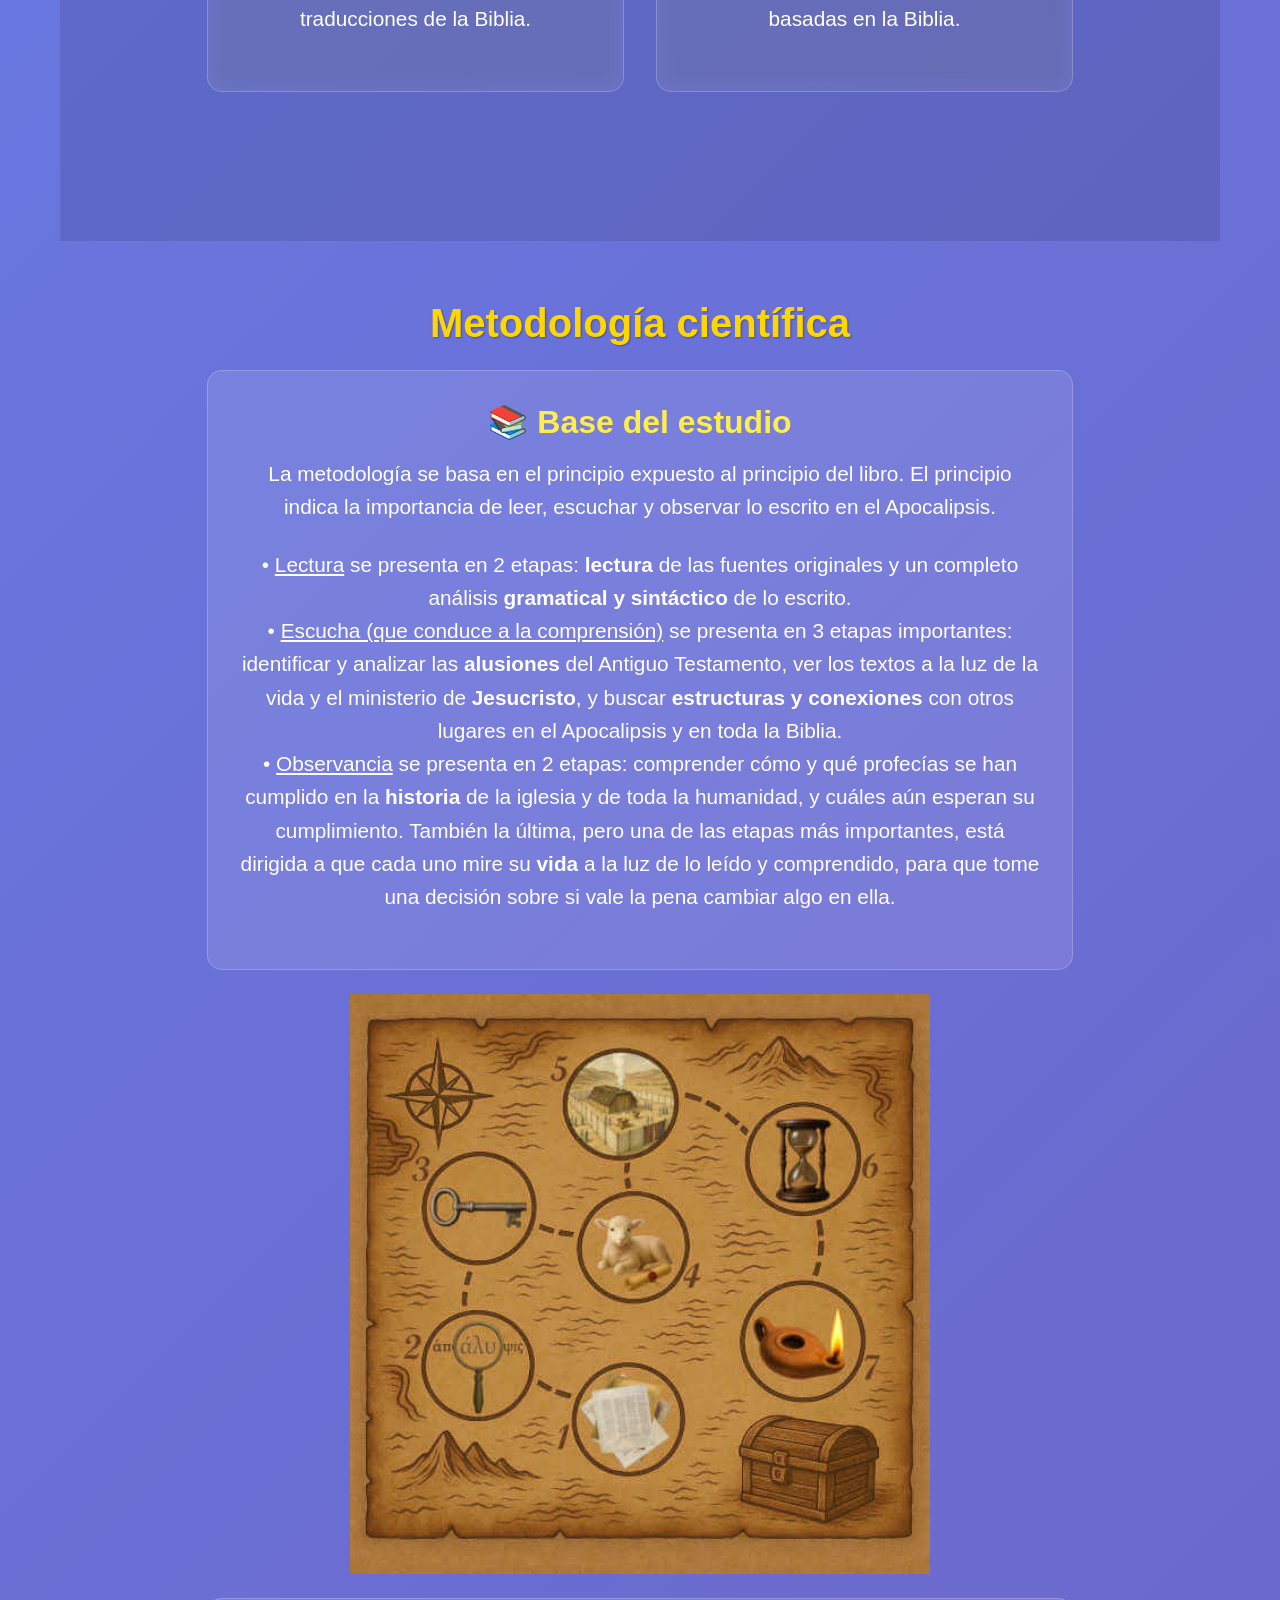
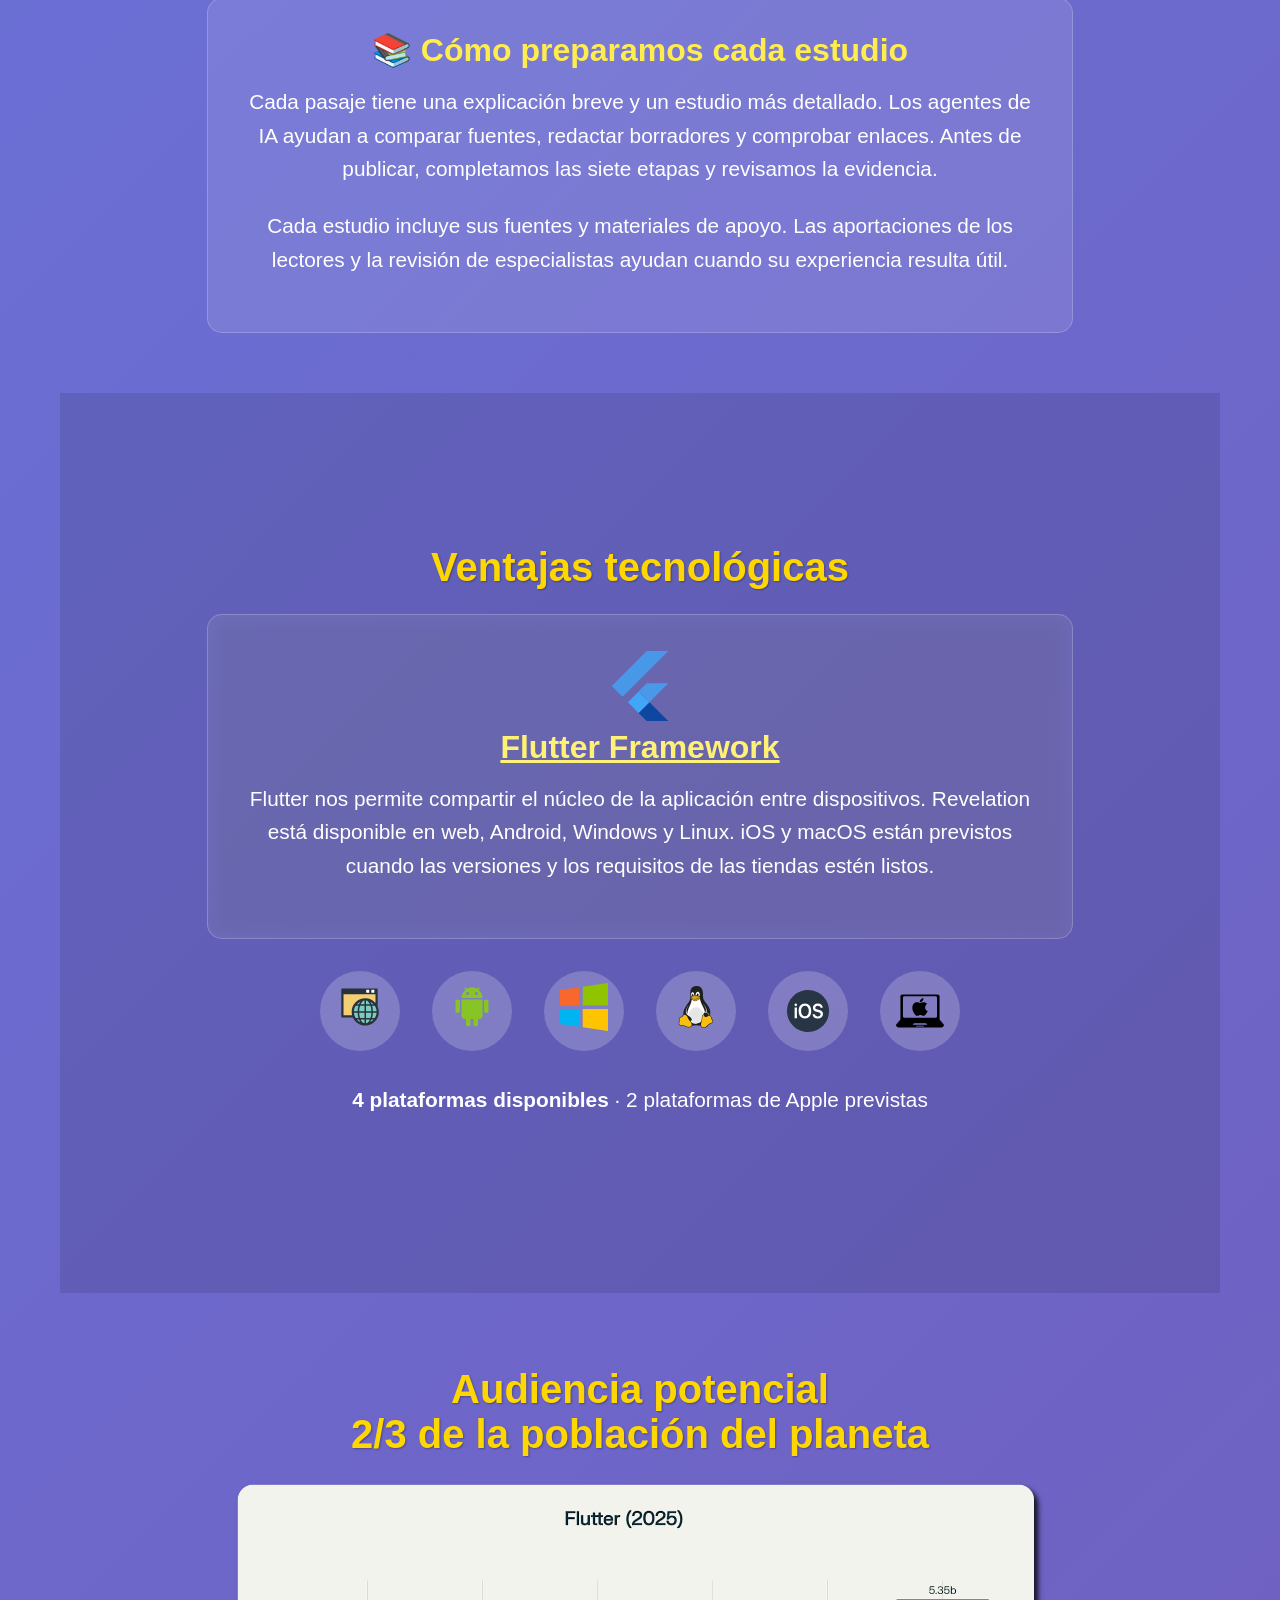
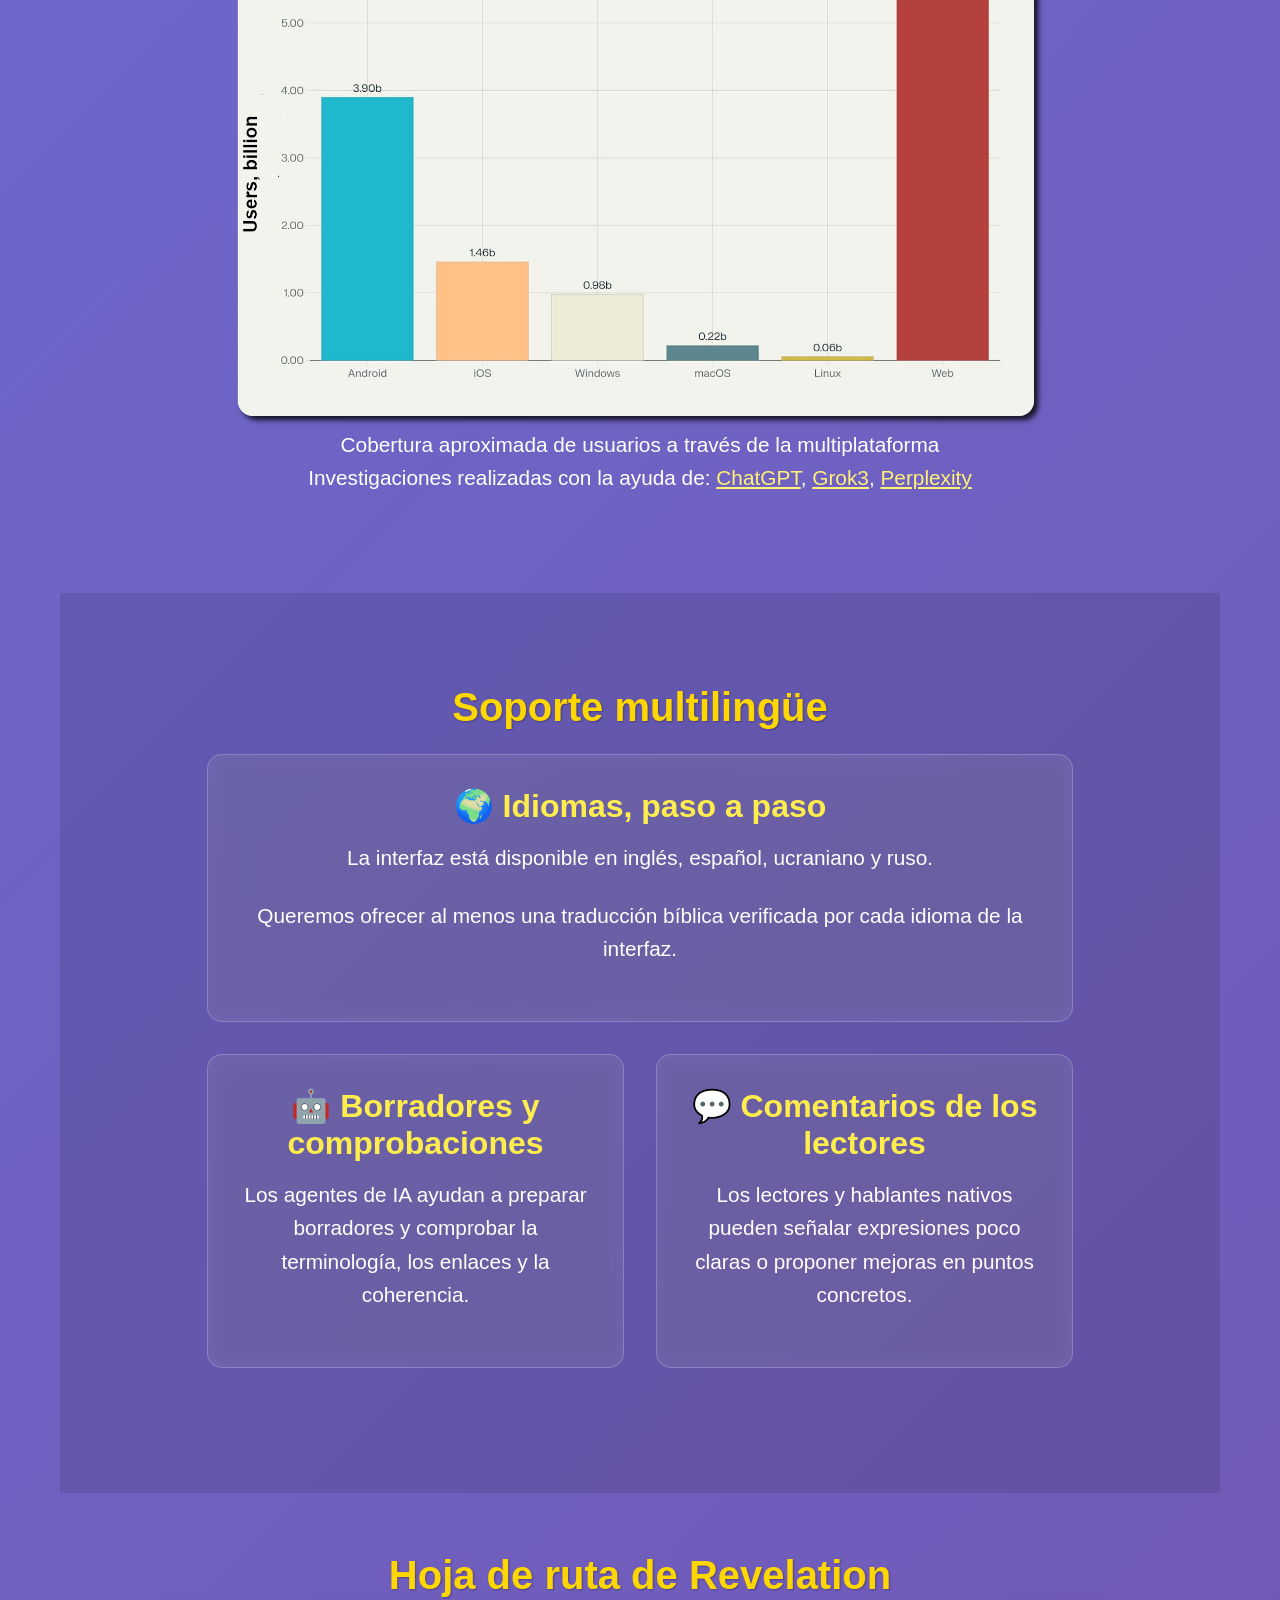
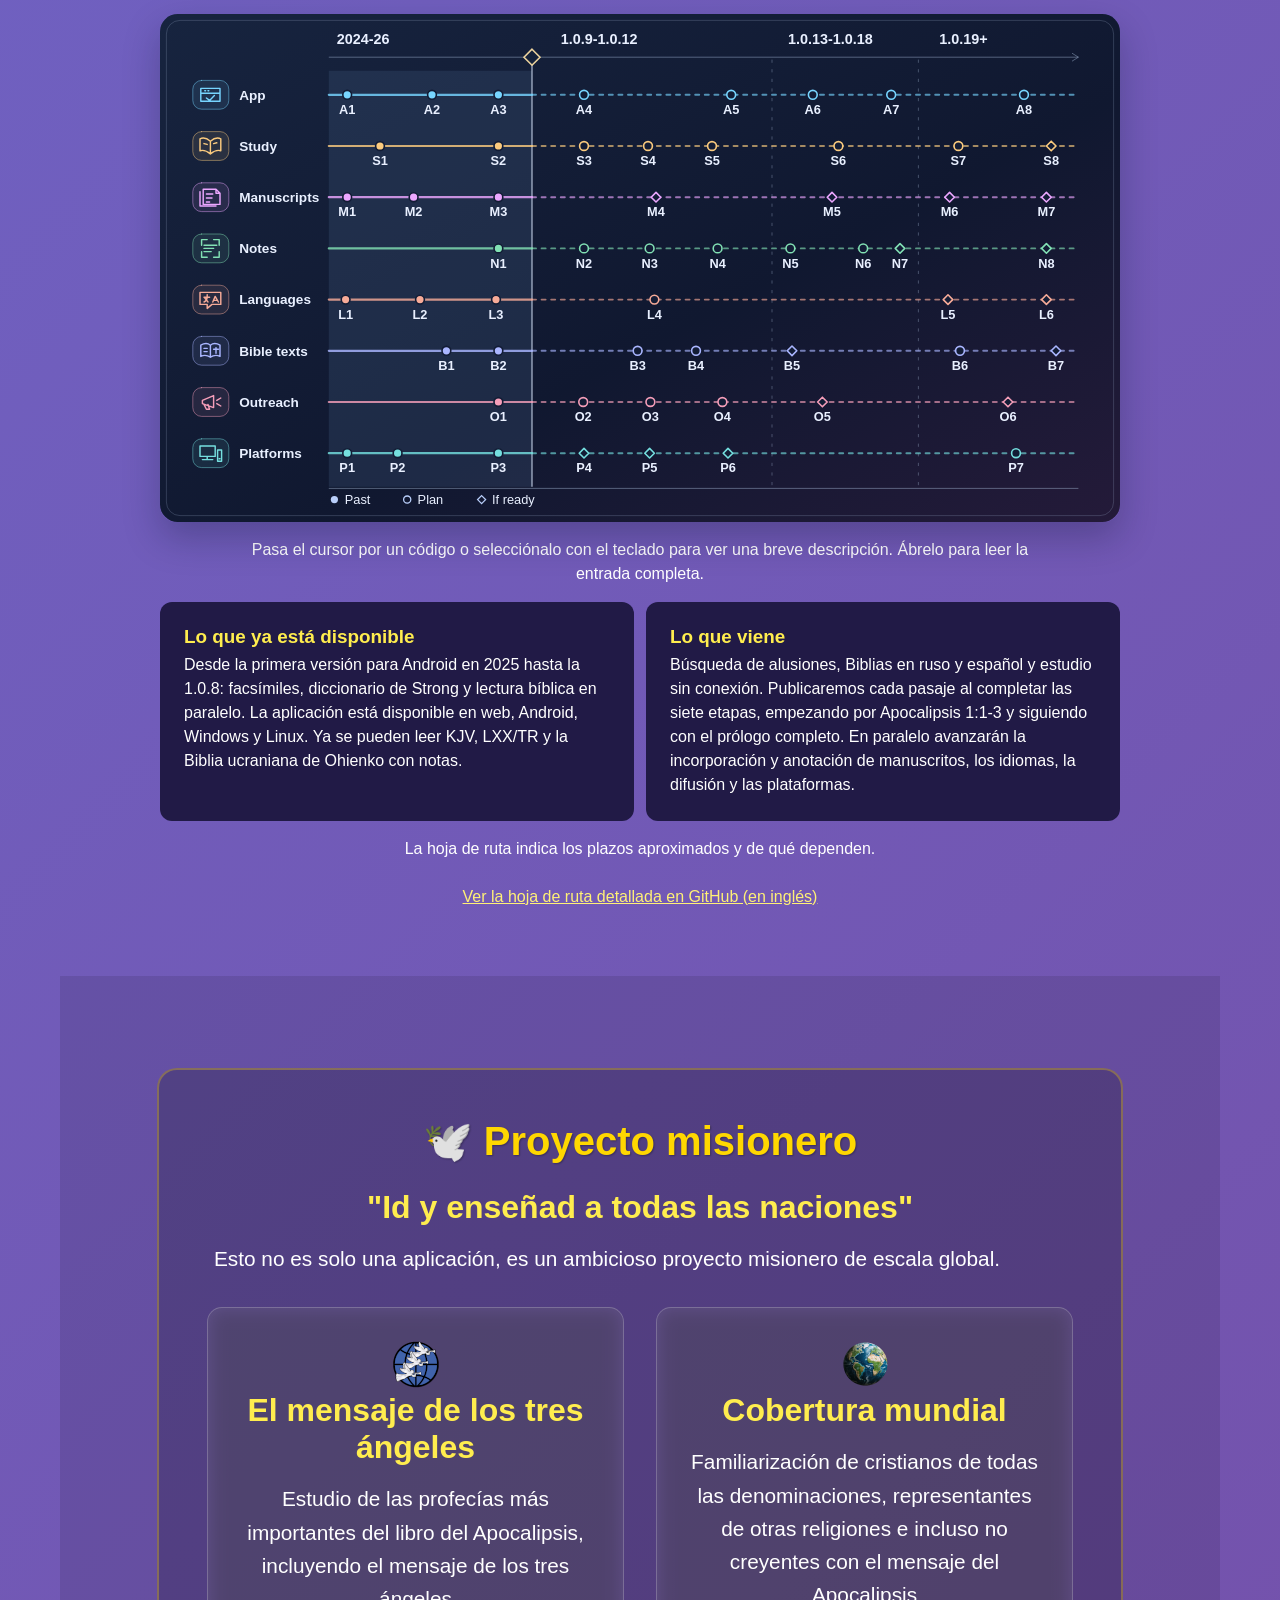
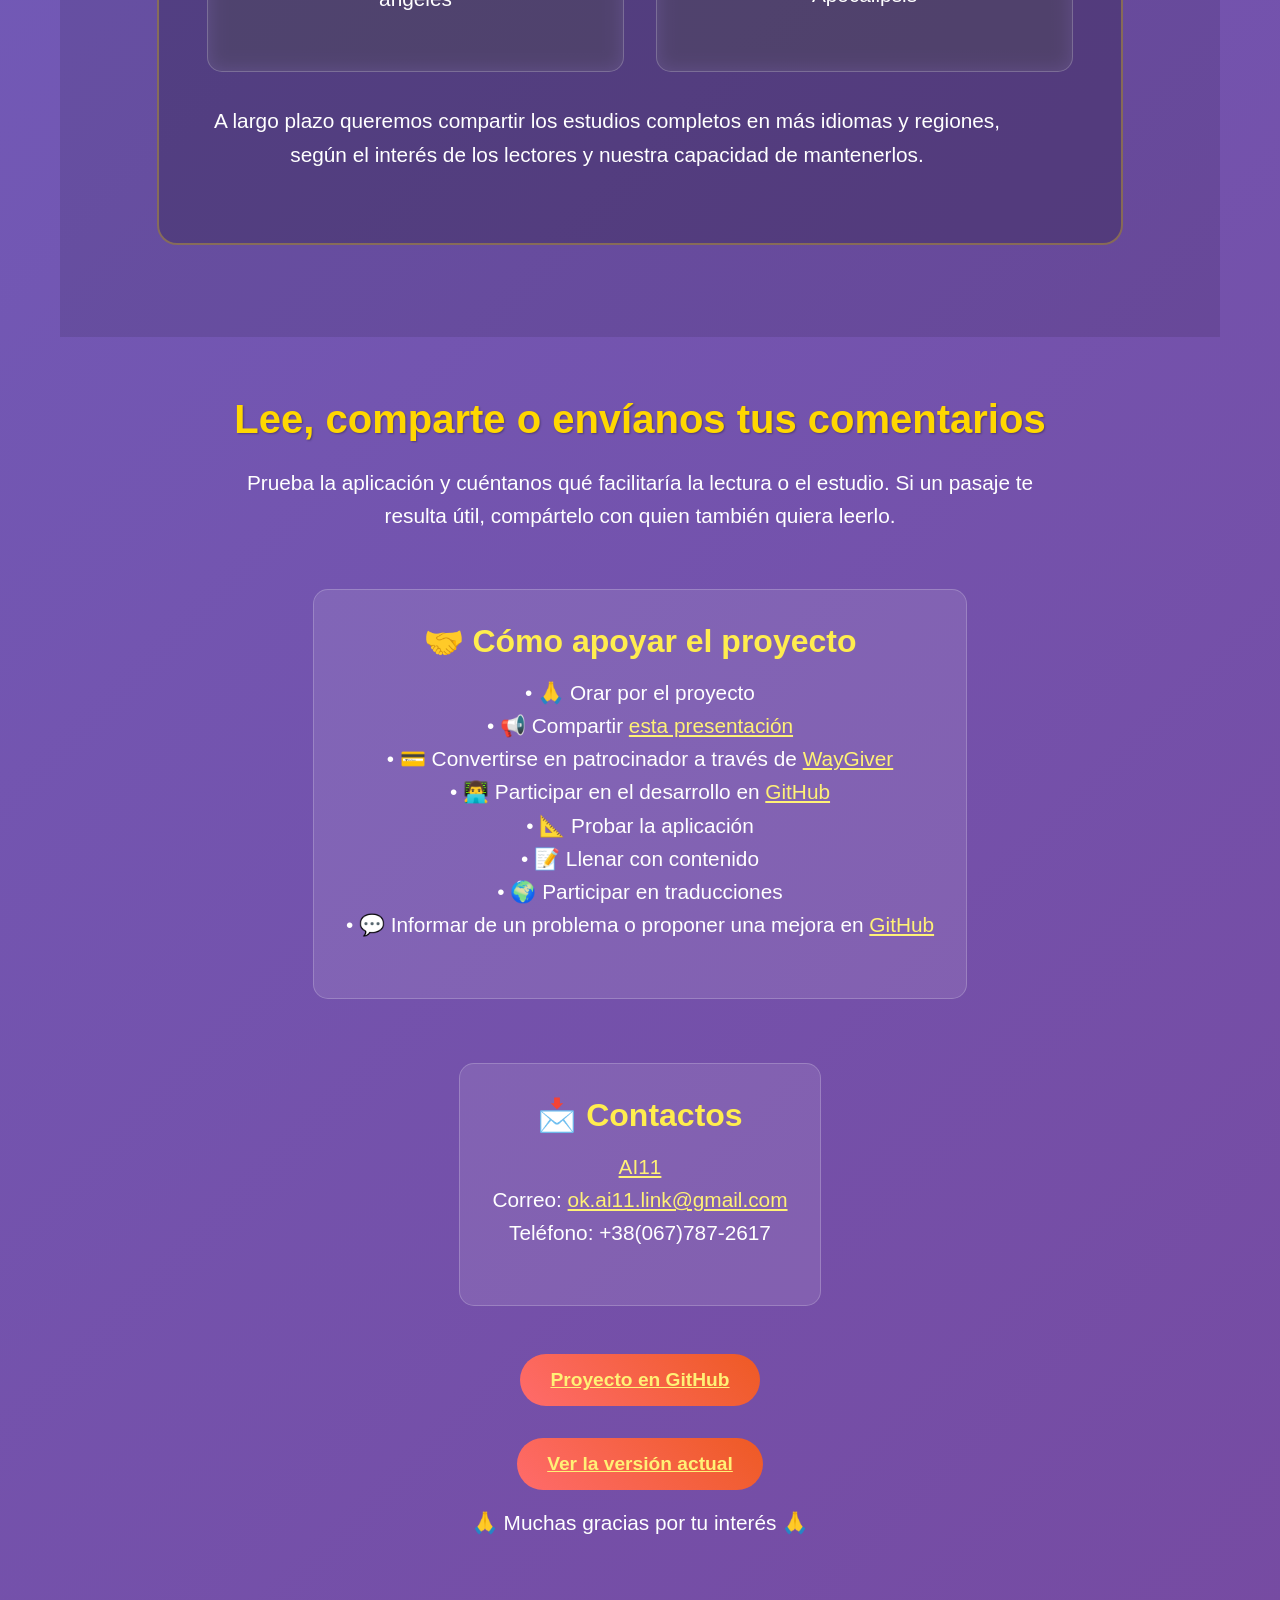
<file: demo/es.html>
<!DOCTYPE html>
<html lang="es">
<head>
    <meta charset="UTF-8">
    <meta name="viewport" content="width=device-width, initial-scale=1.0">
    <title>Presentación de Revelation - aplicación para el estudio del Apocalipsis</title>
    <link rel="icon" type="image/png" href="../favicon.png"/>
    <link rel="stylesheet" href="roadmap.css">
    <script src="roadmap-milestones.js" defer></script>
    <script src="roadmap.js" defer></script>
    <style>
        * {
            margin: 0;
            padding: 0;
            box-sizing: border-box;
        }

        body {
            font-family: 'Segoe UI', Tahoma, Geneva, Verdana, sans-serif;
            background: linear-gradient(135deg, #667eea 0%, #764ba2 100%);
            color: white;
            overflow-x: hidden;
        }

        .container {
            max-width: 1200px;
            margin: 0 auto;
            padding: 0 20px;
        }

        .slide {
            min-height: 100vh;
            display: flex;
            flex-direction: column;
            justify-content: center;
            align-items: center;
            text-align: center;
            padding: 60px 0;
            opacity: 0;
            transform: translateY(50px);
            animation: fadeInUp 1s ease-out forwards;
        }

        @keyframes fadeInUp {
            to {
                opacity: 1;
                transform: translateY(0);
            }
        }

        h1 {
            font-size: 3.5rem;
            margin-bottom: 1rem;
            text-shadow: 2px 2px 4px rgba(0,0,0,0.3);
            background: linear-gradient(45deg, #ffd700, #ffed4e);
            -webkit-background-clip: text;
            -webkit-text-fill-color: transparent;
            background-clip: text;
        }

        h2 {
            font-size: 2.5rem;
            margin-bottom: 1.5rem;
            color: #ffd700;
            text-shadow: 1px 1px 2px rgba(0,0,0,0.3);
        }

        h3 {
            font-size: 2rem;
            margin-bottom: 1rem;
            color: #ffed4e;
        }

        p {
            font-size: 1.3rem;
            line-height: 1.6;
            margin-bottom: 1.5rem;
            max-width: 800px;
        }

        .subtitle {
            font-size: 1.5rem;
            opacity: 0.9;
            margin-bottom: 2rem;
        }

        .features-grid {
            display: grid;
            grid-template-columns: repeat(auto-fit, minmax(300px, 1fr));
            gap: 2rem;
            margin: 2rem 0;
        }

        .feature-card {
            background: rgba(255,255,255,0.1);
            padding: 2rem;
            border-radius: 15px;
            backdrop-filter: blur(10px);
            border: 1px solid rgba(255,255,255,0.2);
            transition: transform 0.3s ease, box-shadow 0.3s ease;
        }

        .feature-card:hover {
            transform: translateY(-10px);
            box-shadow: 0 20px 40px rgba(0,0,0,0.2);
        }

        .platform-icons {
            display: flex;
            justify-content: center;
            gap: 2rem;
            margin: 2rem 0;
            flex-wrap: wrap;
        }

        .platform-icon {
            width: 80px;
            height: 80px;
            background: rgba(255,255,255,0.2);
            border-radius: 50%;
            display: flex;
            align-items: center;
            justify-content: center;
            font-size: 2rem;
            transition: all 0.3s ease;
        }

        .platform-icon:hover {
            background: rgba(255,255,255,0.3);
            transform: scale(1.1);
        }

        .stats-container {
            display: flex;
            justify-content: space-around;
            margin: 2rem 0;
            flex-wrap: wrap;
            gap: 2rem;
        }

        .stat-item {
            text-align: center;
        }

        .stat-number {
            font-size: 3rem;
            font-weight: bold;
            color: #ffd700;
            display: block;
        }

        .stat-label {
            font-size: 1.1rem;
            opacity: 0.9;
        }

        .cta-button {
            background: linear-gradient(45deg, #ff6b6b, #ee5a24);
            color: white;
            padding: 15px 30px;
            border: none;
            border-radius: 50px;
            font-size: 1.2rem;
            font-weight: bold;
            cursor: pointer;
            transition: all 0.3s ease;
            text-decoration: none;
            display: inline-block;
            margin: 1rem;
        }

        .cta-button:hover {
            transform: translateY(-3px);
            box-shadow: 0 10px 20px rgba(255,107,107,0.4);
        }

        .mission-section {
            background: rgba(0,0,0,0.2);
            padding: 3rem;
            border-radius: 20px;
            margin: 2rem 0;
            border: 2px solid rgba(255,215,0,0.3);
        }

        .navigation {
            position: fixed;
            bottom: 30px;
            left: 50%;
            transform: translateX(-50%);
            display: flex;
            gap: 10px;
            z-index: 1000;
        }

        .nav-dot {
            width: 12px;
            height: 12px;
            border-radius: 50%;
            background: rgba(255,255,255,0.5);
            cursor: pointer;
            transition: all 0.3s ease;
        }

        .nav-dot.active {
            background: #ffd700;
            transform: scale(1.2);
        }

        .slide:nth-child(even) {
            background: rgba(0,0,0,0.1);
        }

        #language-select {
            background: #667eea;
            color: #ffd700;
            border: 1px solid rgba(255,255,255,0.5);
            padding: 5px 10px;
            border-radius: 5px;
            font-size: 1rem;
            cursor: pointer;
        }

        @media (max-width: 768px) {
            h1 { font-size: 2.5rem; }
            h2 { font-size: 2rem; }
            p { font-size: 1.1rem; }
            .features-grid { grid-template-columns: 1fr; }
            .platform-icons { gap: 1rem; }
            .platform-icon { width: 60px; height: 60px; font-size: 1.5rem; }
        }

        a:link {
            color: #FFF176 !important;
            text-decoration: underline;
        }
        a:visited {
            color: #FDD835 !important;
        }
        a:hover,
        a:focus {
            color: #FFEA00 !important;
            text-decoration: none;
        }
    </style>
</head>
<body>
    <div style="display: flex; align-items: center; margin-bottom: 10px; margin-left: 10px;">
        <img src="world.png" alt="Idioma" style="width: 24px; height: 24px; margin-right: 5px;">
        <select id="language-select"></select>
    </div>

    <div class="container">
        <!-- Slide 1: Título -->
        <div class="slide" id="title">
            <a href="../index.html" target="_blank"><img src="\assets\assets\images\UI\app_icon.png" width="80%"></a>
            <h1><a href="../index.html" target="_blank">REVELATION</a></h1>
            <p class="subtitle">Aplicación para el estudio profundo del Libro del Apocalipsis.</p>
            <p>Se trata de un proyecto educativo y misionero de código abierto, destinado a formar una comprensión más clara y basada en la Biblia de uno de los libros más complejos y con más frecuencia malinterpretados: el Libro del Apocalipsis.</p>
        </div>

        <!-- Slide 2: Problema y solución -->
        <div class="slide" id="solution">
            <h2>Problema y solución</h2>
            <p>A la luz de los eventos recientes, cada vez más personas muestran interés en las profecías finales descritas en el Apocalipsis.</p>
            <div class="features-grid">
                <div class="feature-card">
                    <h3>❓ Problema</h3>
                    <p>El Libro del Apocalipsis es uno de los libros más difíciles de entender de la Biblia. La multitud de símbolos, profecías e imágenes requiere un estudio profundo. Pero esto parece una tarea complicada, considerando las diferencias en doctrinas, culturas, costumbres, generaciones e incluso traducciones de la Biblia.</p>
                </div>
                <div class="feature-card">
                    <h3>✅ Solución</h3>
                    <p>El concepto principal de la aplicación Revelation es proporcionar a los usuarios una herramienta estructurada, autorizada y accesible tanto para familiarizarse con el Libro del Apocalipsis como para su estudio profundo, evitando al mismo tiempo interpretaciones especulativas y no basadas en la Biblia.</p>
                </div>
            </div>
        </div>

        <!-- Slide 3: Metodología -->
        <div class="slide" id="methodology">
            <h2>Metodología científica</h2>
            <div class="feature-card">
                <h3>📚 Base del estudio</h3>
                <p>La metodología se basa en el principio expuesto al principio del libro. El principio indica la importancia de leer, escuchar y observar lo escrito en el Apocalipsis.</p>
                <p>• <u>Lectura</u> se presenta en 2 etapas: <b>lectura</b> de las fuentes originales y un completo análisis <b>gramatical y sintáctico</b> de lo escrito.<br>
                • <u>Escucha (que conduce a la comprensión)</u> se presenta en 3 etapas importantes: identificar y analizar las <b>alusiones</b> del Antiguo Testamento, ver los textos a la luz de la vida y el ministerio de <b>Jesucristo</b>, y buscar <b>estructuras y conexiones</b> con otros lugares en el Apocalipsis y en toda la Biblia.<br>
                • <u>Observancia</u> se presenta en 2 etapas: comprender cómo y qué profecías se han cumplido en la <b>historia</b> de la iglesia y de toda la humanidad, y cuáles aún esperan su cumplimiento. También la última, pero una de las etapas más importantes, está dirigida a que cada uno mire su <b>vida</b> a la luz de lo leído y comprendido, para que tome una decisión sobre si vale la pena cambiar algo en ella.</p>
            </div>
            <p></p>
            <img src="../images/preface02.jpg" width="50%">
            <p></p>
            <div class="feature-card">
                <h3>📚 Cómo preparamos cada estudio</h3>
                <p>Cada pasaje tiene una explicación breve y un estudio más detallado. Los agentes de IA ayudan a comparar fuentes, redactar borradores y comprobar enlaces. Antes de publicar, completamos las siete etapas y revisamos la evidencia.</p>
                <p>Cada estudio incluye sus fuentes y materiales de apoyo. Las aportaciones de los lectores y la revisión de especialistas ayudan cuando su experiencia resulta útil.</p>
            </div>
        </div>

        <!-- Slide 4: Ventajas tecnológicas -->
        <div class="slide" id="tech">
            <h2>Ventajas tecnológicas</h2>
            <div class="feature-card">
                <a href="https://flutter.dev/" target="_blank"><img src="../assets/assets/images/UI/lib_flutter.svg" width="64"></a>
                <h3><a href="https://flutter.dev/" target="_blank">Flutter Framework</a></h3>
                <p>Flutter nos permite compartir el núcleo de la aplicación entre dispositivos. Revelation está disponible en web, Android, Windows y Linux. iOS y macOS están previstos cuando las versiones y los requisitos de las tiendas estén listos.</p>
            </div>
            <div class="platform-icons">
                <div class="platform-icon" title="Web"><a href="https://www.revelation.website" target="_blank"><img src="web.svg" width="48"></a></div>
                <div class="platform-icon" title="Android"><a href="https://play.google.com/store/apps/details?id=ai11.link.revelation" target="_blank"><img src="android.svg" width="48"></a></div>
                <div class="platform-icon" title="Windows"><a href="https://apps.microsoft.com/detail/9nxhrr2p4087" target="_blank"><img src="windows.svg" width="48"></a></div>
                <div class="platform-icon" title="Linux"><a href="https://snapcraft.io/revelation-x" target="_blank"><img src="linux.svg" width="48"></a></div>
                <div class="platform-icon" title="iOS (previsto)"><img src="ios.svg" width="48"></div>
                <div class="platform-icon" title="macOS (previsto)"><img src="macos.svg" width="48"></div>
            </div>
            <p><strong>4 plataformas disponibles</strong> · 2 plataformas de Apple previstas</p>
        </div>

        <!-- Slide 5: Alcance de la audiencia -->
        <div class="slide" id="potential">
            <h2>Audiencia potencial <br> 2/3 de la población del planeta</h2>
            <img src="users_per_platform.png" width="70%">
            <p>Cobertura aproximada de usuarios a través de la multiplataforma<br>
            Investigaciones realizadas con la ayuda de: <a href="https://chatgpt.com/share/68527de2-58cc-8008-949b-e810119f42a1" target="_blank">ChatGPT</a>, <a href="https://grok.com/share/bGVnYWN5_c5546ed0-083a-4386-bfe2-9c33a5bf622a" target="_blank">Grok3</a>, <a href="https://www.perplexity.ai/search/nuzhno-provesti-issledovanie-o-wylcsw9wQzaXwrIJdNGIdg?0=d" target="_blank">Perplexity</a></p>
        </div>

        <!-- Slide 6: Localización -->
        <div class="slide" id="localization">
            <h2>Soporte multilingüe</h2>
            <div class="feature-card">
                <h3>🌍 Idiomas, paso a paso</h3>
                <p>La interfaz está disponible en inglés, español, ucraniano y ruso.</p>
                <p>Queremos ofrecer al menos una traducción bíblica verificada por cada idioma de la interfaz.</p>
            </div>
            <div class="features-grid">
                <div class="feature-card">
                    <h3>🤖 Borradores y comprobaciones</h3>
                    <p>Los agentes de IA ayudan a preparar borradores y comprobar la terminología, los enlaces y la coherencia.</p>
                </div>
                <div class="feature-card">
                    <h3>💬 Comentarios de los lectores</h3>
                    <p>Los lectores y hablantes nativos pueden señalar expresiones poco claras o proponer mejoras en puntos concretos.</p>
                </div>
            </div>
        </div>

        <!-- Slide 7: Plan de desarrollo -->
        <div class="slide" id="roadmap" aria-labelledby="roadmap-title">
            <h2 id="roadmap-title">Hoja de ruta de Revelation</h2>
            <div class="roadmap-chart">
                <a class="roadmap-art" href="https://github.com/karnauhov/Revelation/blob/main/ROADMAP.en.md">
                    <picture>
                        <source media="(max-width: 700px)" srcset="roadmap-mobile.svg" width="480" height="733">
                        <img src="roadmap.svg" width="1200" height="635" loading="lazy" alt="Ocho líneas de trabajo en paralelo, desde las primeras versiones hasta los planes futuros. Abre la hoja de ruta detallada en GitHub (en inglés).">
                    </picture>
                </a>
                <div class="roadmap-nodes"></div>
                <div class="roadmap-tooltip" id="roadmap-tooltip" role="tooltip" hidden></div>
            </div>
            <p class="roadmap-note">Pasa el cursor por un código o selecciónalo con el teclado para ver una breve descripción. Ábrelo para leer la entrada completa.</p>
            <div class="roadmap-summary">
                <div>
                    <h3>Lo que ya está disponible</h3>
                    <p>Desde la primera versión para Android en 2025 hasta la 1.0.8: facsímiles, diccionario de Strong y lectura bíblica en paralelo. La aplicación está disponible en web, Android, Windows y Linux. Ya se pueden leer KJV, LXX/TR y la Biblia ucraniana de Ohienko con notas.</p>
                </div>
                <div>
                    <h3>Lo que viene</h3>
                    <p>Búsqueda de alusiones, Biblias en ruso y español y estudio sin conexión. Publicaremos cada pasaje al completar las siete etapas, empezando por Apocalipsis 1:1-3 y siguiendo con el prólogo completo. En paralelo avanzarán la incorporación y anotación de manuscritos, los idiomas, la difusión y las plataformas.</p>
                </div>
            </div>
            <p class="roadmap-note">La hoja de ruta indica los plazos aproximados y de qué dependen.</p>
            <a class="roadmap-details" href="https://github.com/karnauhov/Revelation/blob/main/ROADMAP.en.md">Ver la hoja de ruta detallada en GitHub (en inglés)</a>
        </div>

        <!-- Slide 8: Aspecto misionero -->
        <div class="slide" id="mission">
            <div class="mission-section">
                <h2>🕊️ Proyecto misionero</h2>
                <h3>"Id y enseñad a todas las naciones"</h3>
                <p>Esto no es solo una aplicación, es un ambicioso proyecto misionero de escala global.</p>
                
                <div class="features-grid">
                    <div class="feature-card">
                        <img src="3angels.png" width="48" height="48">
                        <h3>El mensaje de los tres ángeles</h3>
                        <p>Estudio de las profecías más importantes del libro del Apocalipsis, incluyendo el mensaje de los tres ángeles</p>
                    </div>
                    <div class="feature-card">
                        <img src="world.png" width="48" height="48">
                        <h3>Cobertura mundial</h3>
                        <p>Familiarización de cristianos de todas las denominaciones, representantes de otras religiones e incluso no creyentes con el mensaje del Apocalipsis</p>
                    </div>
                </div>

                <p>A largo plazo queremos compartir los estudios completos en más idiomas y regiones, según el interés de los lectores y nuestra capacidad de mantenerlos.</p>
            </div>
        </div>

        <!-- Slide 9: Llamado a la acción -->
        <div class="slide" id="join">
            <h2>Lee, comparte o envíanos tus comentarios</h2>
            <p>Prueba la aplicación y cuéntanos qué facilitaría la lectura o el estudio. Si un pasaje te resulta útil, compártelo con quien también quiera leerlo.</p>
            
            <div class="features-grid">
                <div class="feature-card">
                    <h3>🤝 Cómo apoyar el proyecto</h3>
                    <p>• 🙏 Orar por el proyecto<br>
                    • 📢 Compartir <a href="https://www.revelation.website/demo/es.html" target="_blank">esta presentación</a><br>
                    • 💳 Convertirse en patrocinador a través de <a href="https://waygiver.com/campaigns/3333" target="_blank">WayGiver</a><br>
                    • 👨‍💻 Participar en el desarrollo en <a href="https://github.com/karnauhov/Revelation" target="_blank">GitHub</a><br>
                    • 📐 Probar la aplicación<br>
                    • 📝 Llenar con contenido<br>
                    • 🌍 Participar en traducciones<br>
                    • 💬 Informar de un problema o proponer una mejora en <a href="https://github.com/karnauhov/Revelation/issues" target="_blank">GitHub</a></p>
                </div>
            </div>
            
            <div class="features-grid">
                <div class="feature-card">
                    <h3>📩 Contactos</h3>
                    <p><a href="https://ai11.link">AI11</a><br>
                    Correo: <a href="mailto:ok.ai11.link@gmail.com">ok.ai11.link@gmail.com</a><br>
                    Teléfono: +38(067)787-2617</p>
                </div>
            </div>

            <a href="https://github.com/karnauhov/Revelation" target="_blank" class="cta-button">Proyecto en GitHub</a>
            <a href="../index.html" target="_blank" class="cta-button">Ver la versión actual</a>
            <p>🙏 Muchas gracias por tu interés 🙏</p>
        </div>
    </div>

    <div class="navigation">
        <div class="nav-dot active" onclick="scrollToSlide(0)"></div>
        <div class="nav-dot" onclick="scrollToSlide(1)"></div>
        <div class="nav-dot" onclick="scrollToSlide(2)"></div>
        <div class="nav-dot" onclick="scrollToSlide(3)"></div>
        <div class="nav-dot" onclick="scrollToSlide(4)"></div>
        <div class="nav-dot" onclick="scrollToSlide(5)"></div>
        <div class="nav-dot" onclick="scrollToSlide(6)"></div>
        <div class="nav-dot" onclick="scrollToSlide(7)"></div>
        <div class="nav-dot" onclick="scrollToSlide(8)"></div>
    </div>

    <script>
        async function loadLanguages() {
            try {
                const response = await fetch('languages.json');
                const languages = await response.json();
                const select = document.getElementById('language-select');
                languages.forEach(lang => {
                    const option = document.createElement('option');
                    option.value = lang.code;
                    option.textContent = lang.name;
                    select.appendChild(option);
                });
                const currentLang = document.documentElement.lang;
                select.value = currentLang;
            } catch (error) {
                console.error('Error loading languages:', error);
            }
        }
        loadLanguages();

        const slides = document.querySelectorAll('.slide');
        const navDots = document.querySelectorAll('.nav-dot');
        let currentSlide = 0;

        function scrollToSlide(index) {
            slides[index].scrollIntoView({
                behavior: 'smooth',
                block: 'start'
            });
            
            navDots.forEach((dot, i) => {
                dot.classList.toggle('active', i === index);
            });
            
            currentSlide = index;
        }

        // Keyboard navigation
        document.addEventListener('keydown', (e) => {
            if (e.key === 'ArrowDown' || e.key === 'ArrowRight') {
                if (currentSlide < slides.length - 1) {
                    scrollToSlide(currentSlide + 1);
                }
            } else if (e.key === 'ArrowUp' || e.key === 'ArrowLeft') {
                if (currentSlide > 0) {
                    scrollToSlide(currentSlide - 1);
                }
            }
        });

        // Update navigation on scroll
        window.addEventListener('scroll', () => {
            const scrollPosition = window.scrollY;
            const windowHeight = window.innerHeight;
            
            slides.forEach((slide, index) => {
                const slideTop = slide.offsetTop;
                const slideBottom = slideTop + slide.offsetHeight;
                
                if (scrollPosition >= slideTop - windowHeight/2 && 
                    scrollPosition < slideBottom - windowHeight/2) {
                    navDots.forEach((dot, i) => {
                        dot.classList.toggle('active', i === index);
                    });
                    currentSlide = index;
                }
            });
        });

        // Smooth animations on scroll
        const observerOptions = {
            threshold: 0.1,
            rootMargin: '0px 0px -100px 0px'
        };

        const observer = new IntersectionObserver((entries) => {
            entries.forEach(entry => {
                if (entry.isIntersecting) {
                    entry.target.style.animationPlayState = 'running';
                }
            });
        }, observerOptions);

        slides.forEach(slide => {
            observer.observe(slide);
        });

        // Language selection function
        document.getElementById('language-select').addEventListener('change', function() {
            var lang = this.value;
            window.location.href = lang + '.html';
        });
    </script>
</body>
</html>
</file>
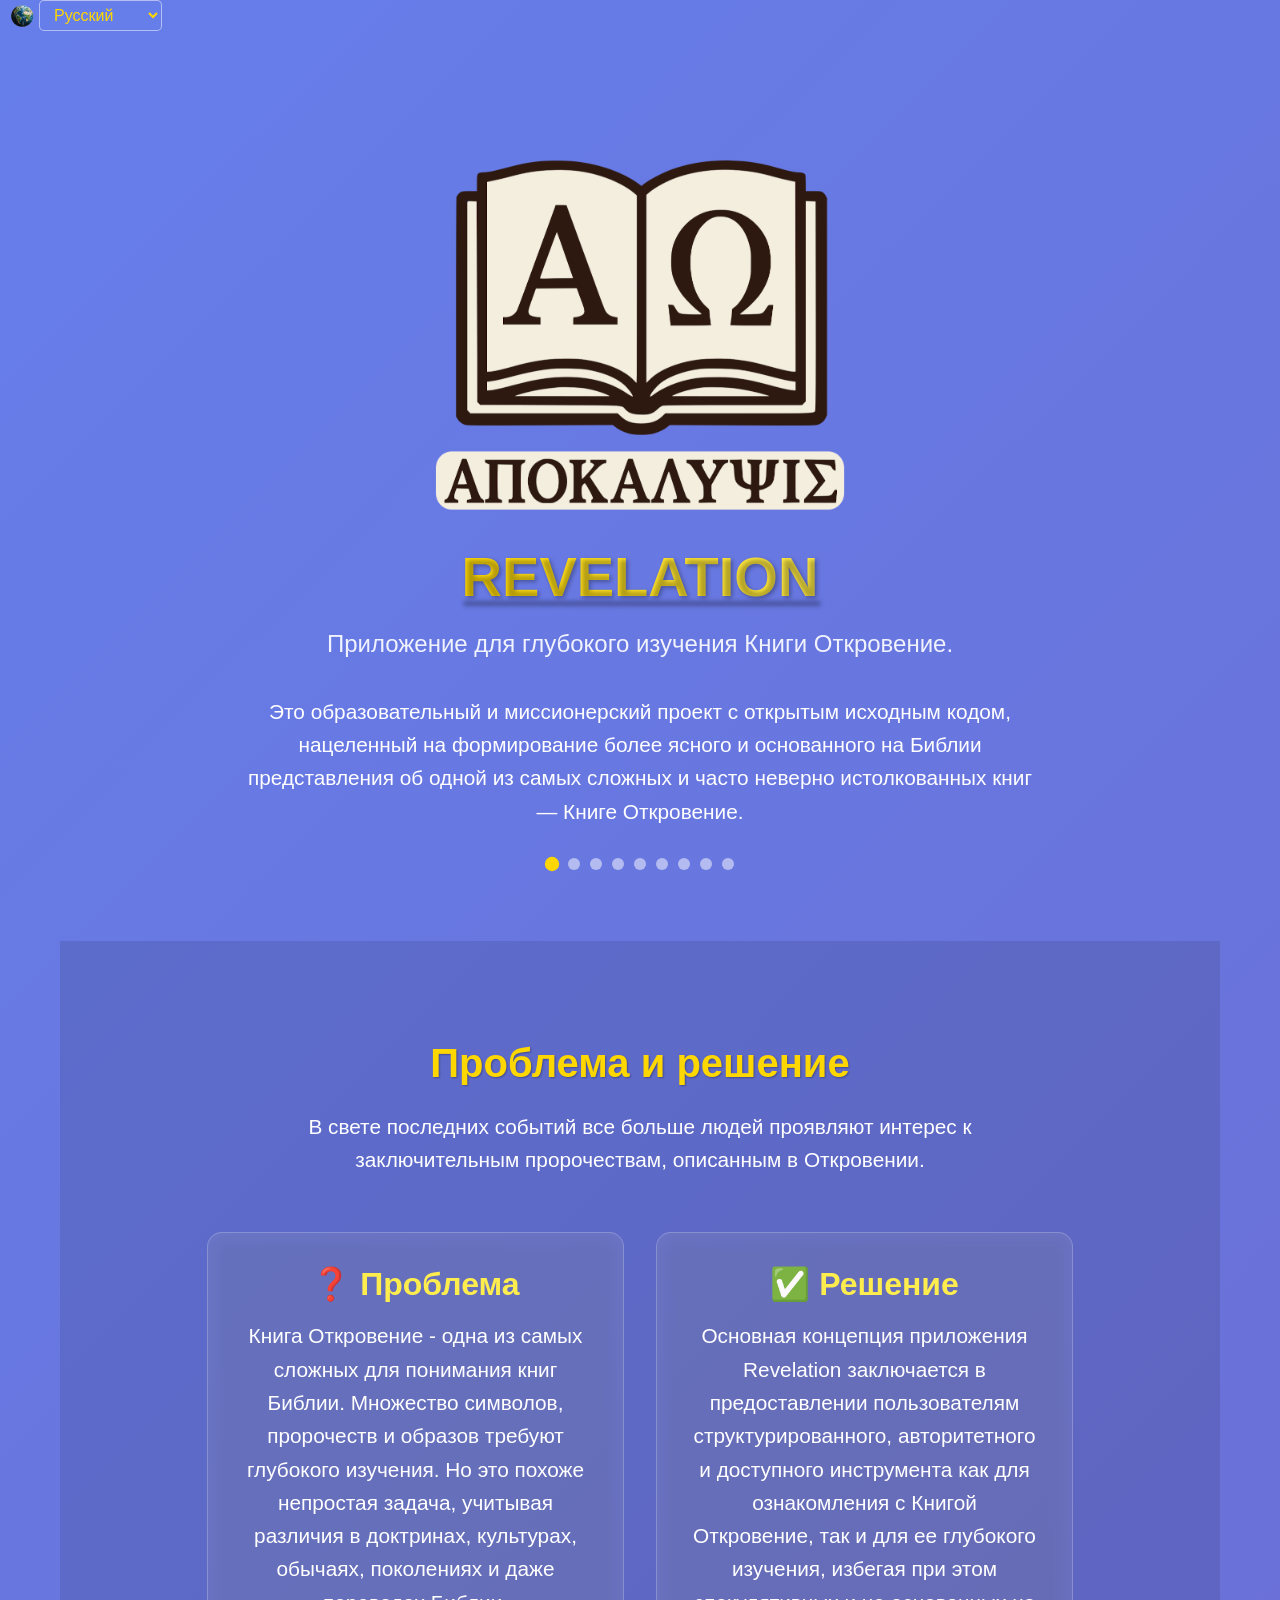
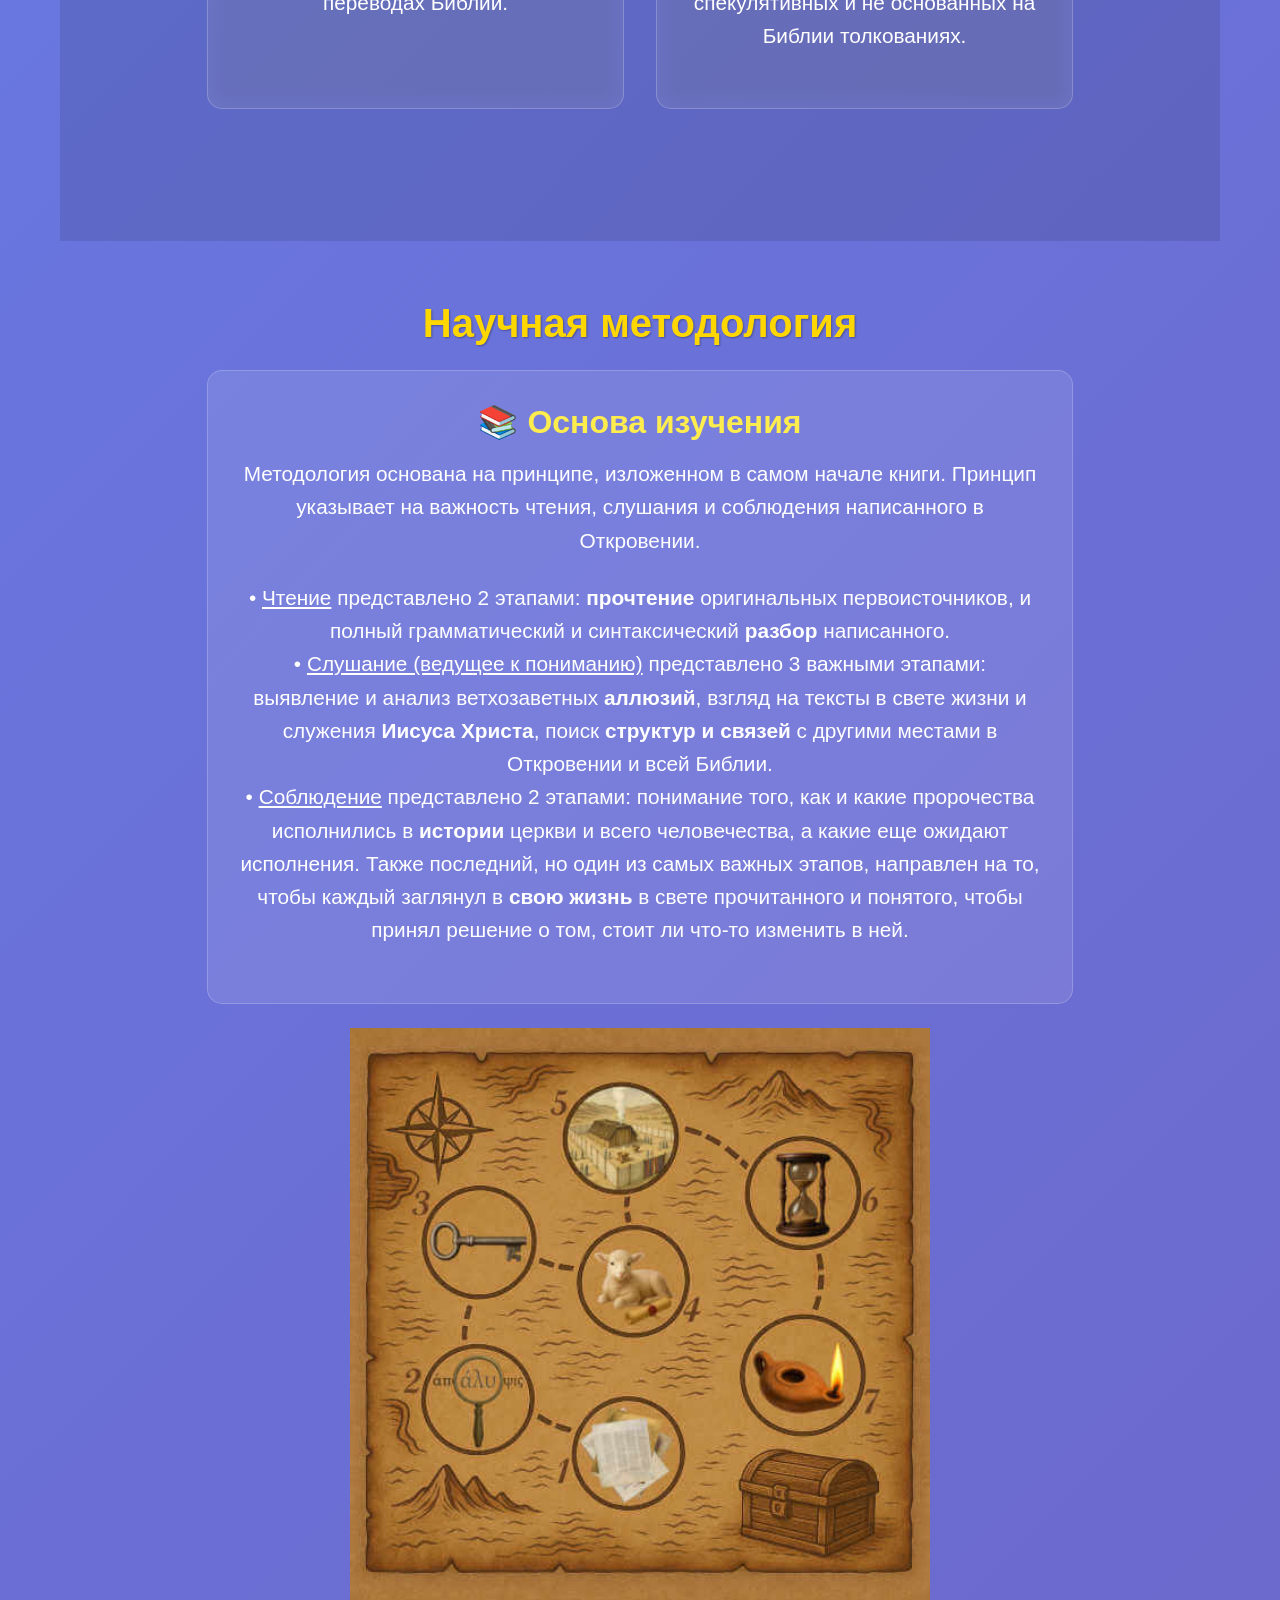
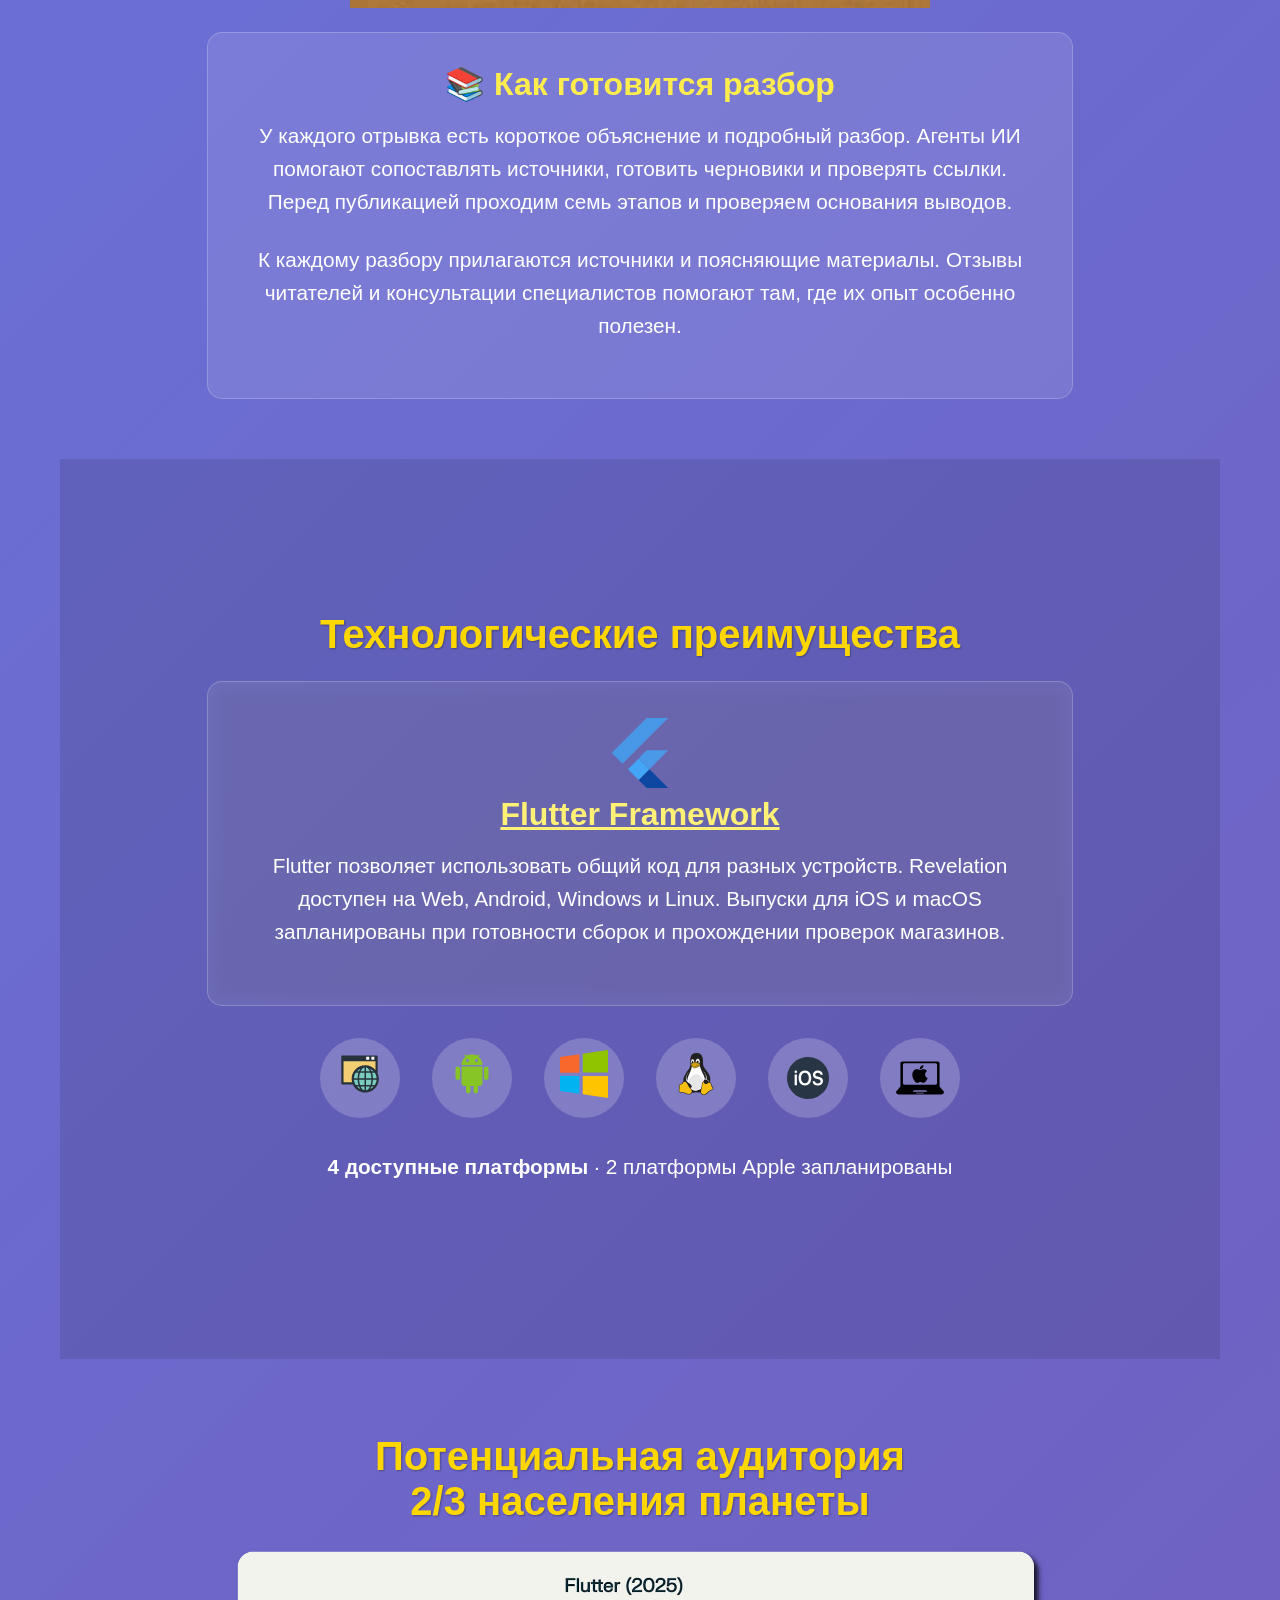
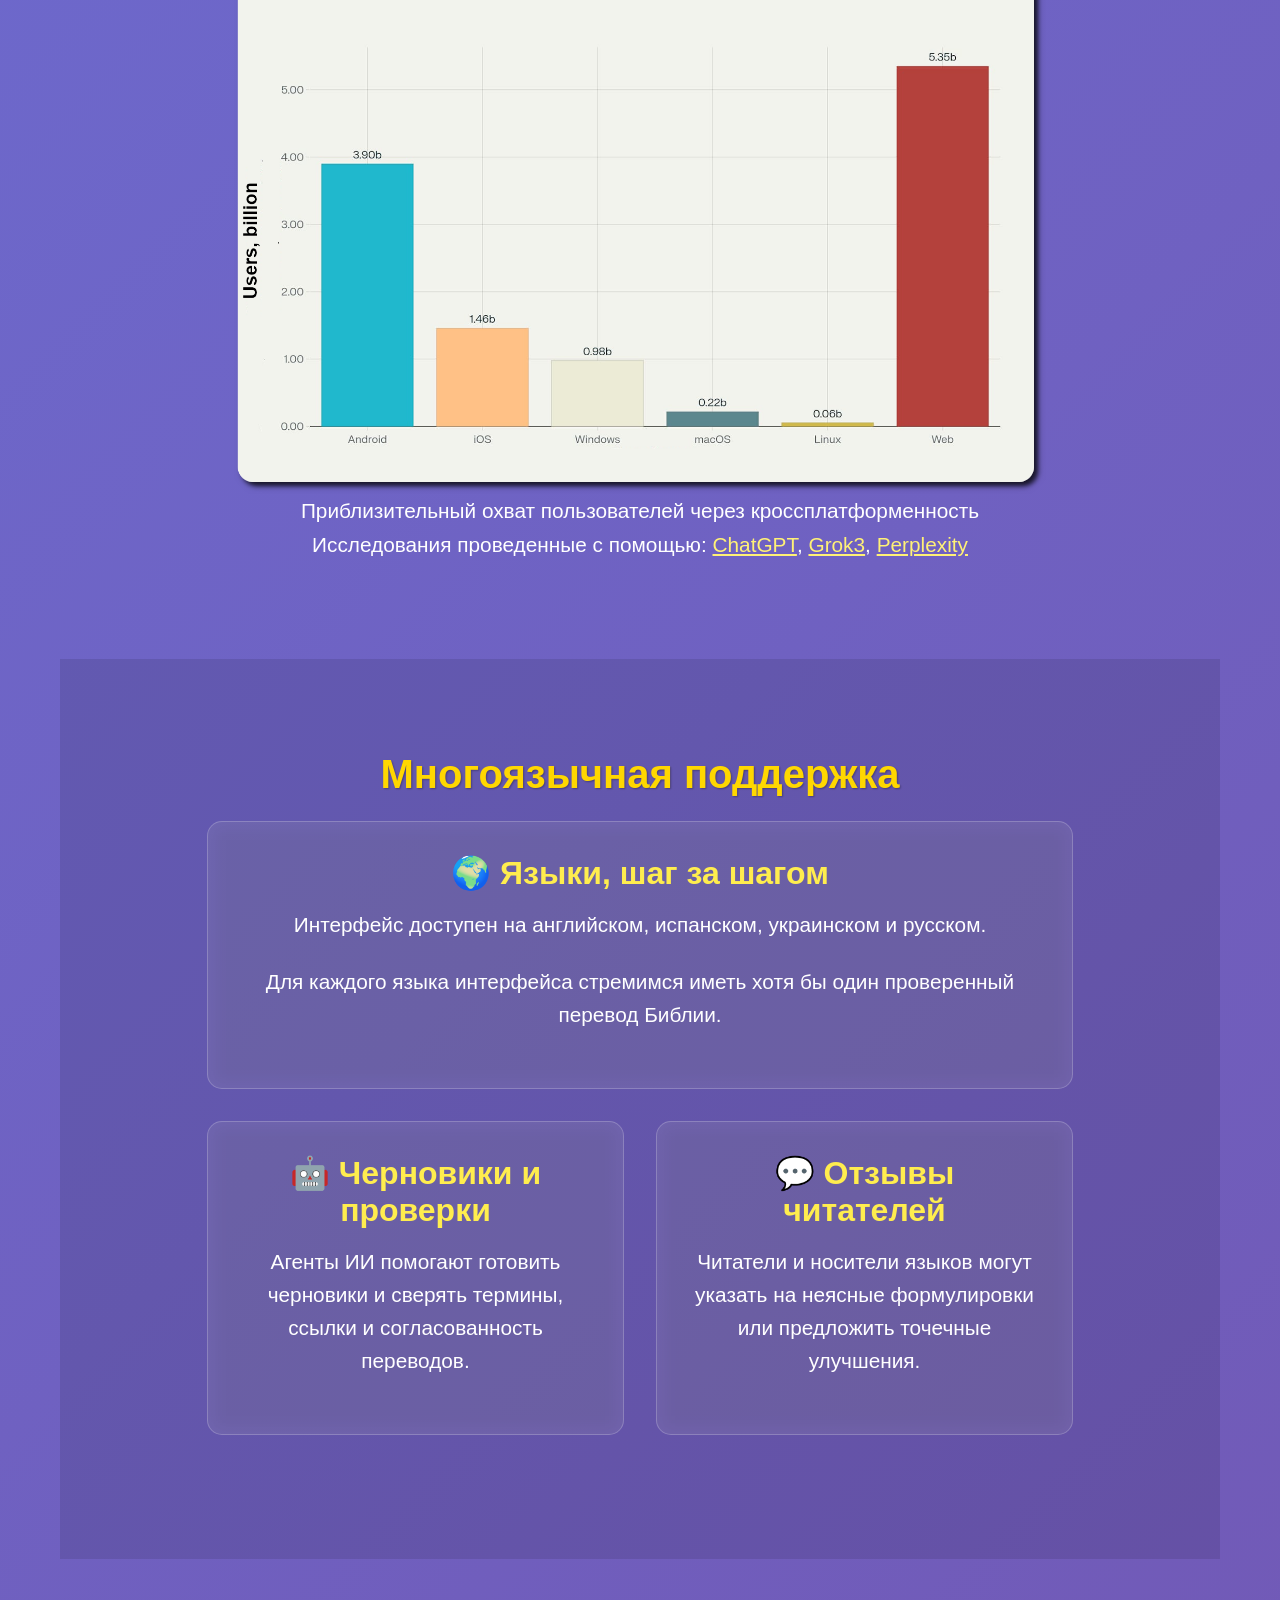
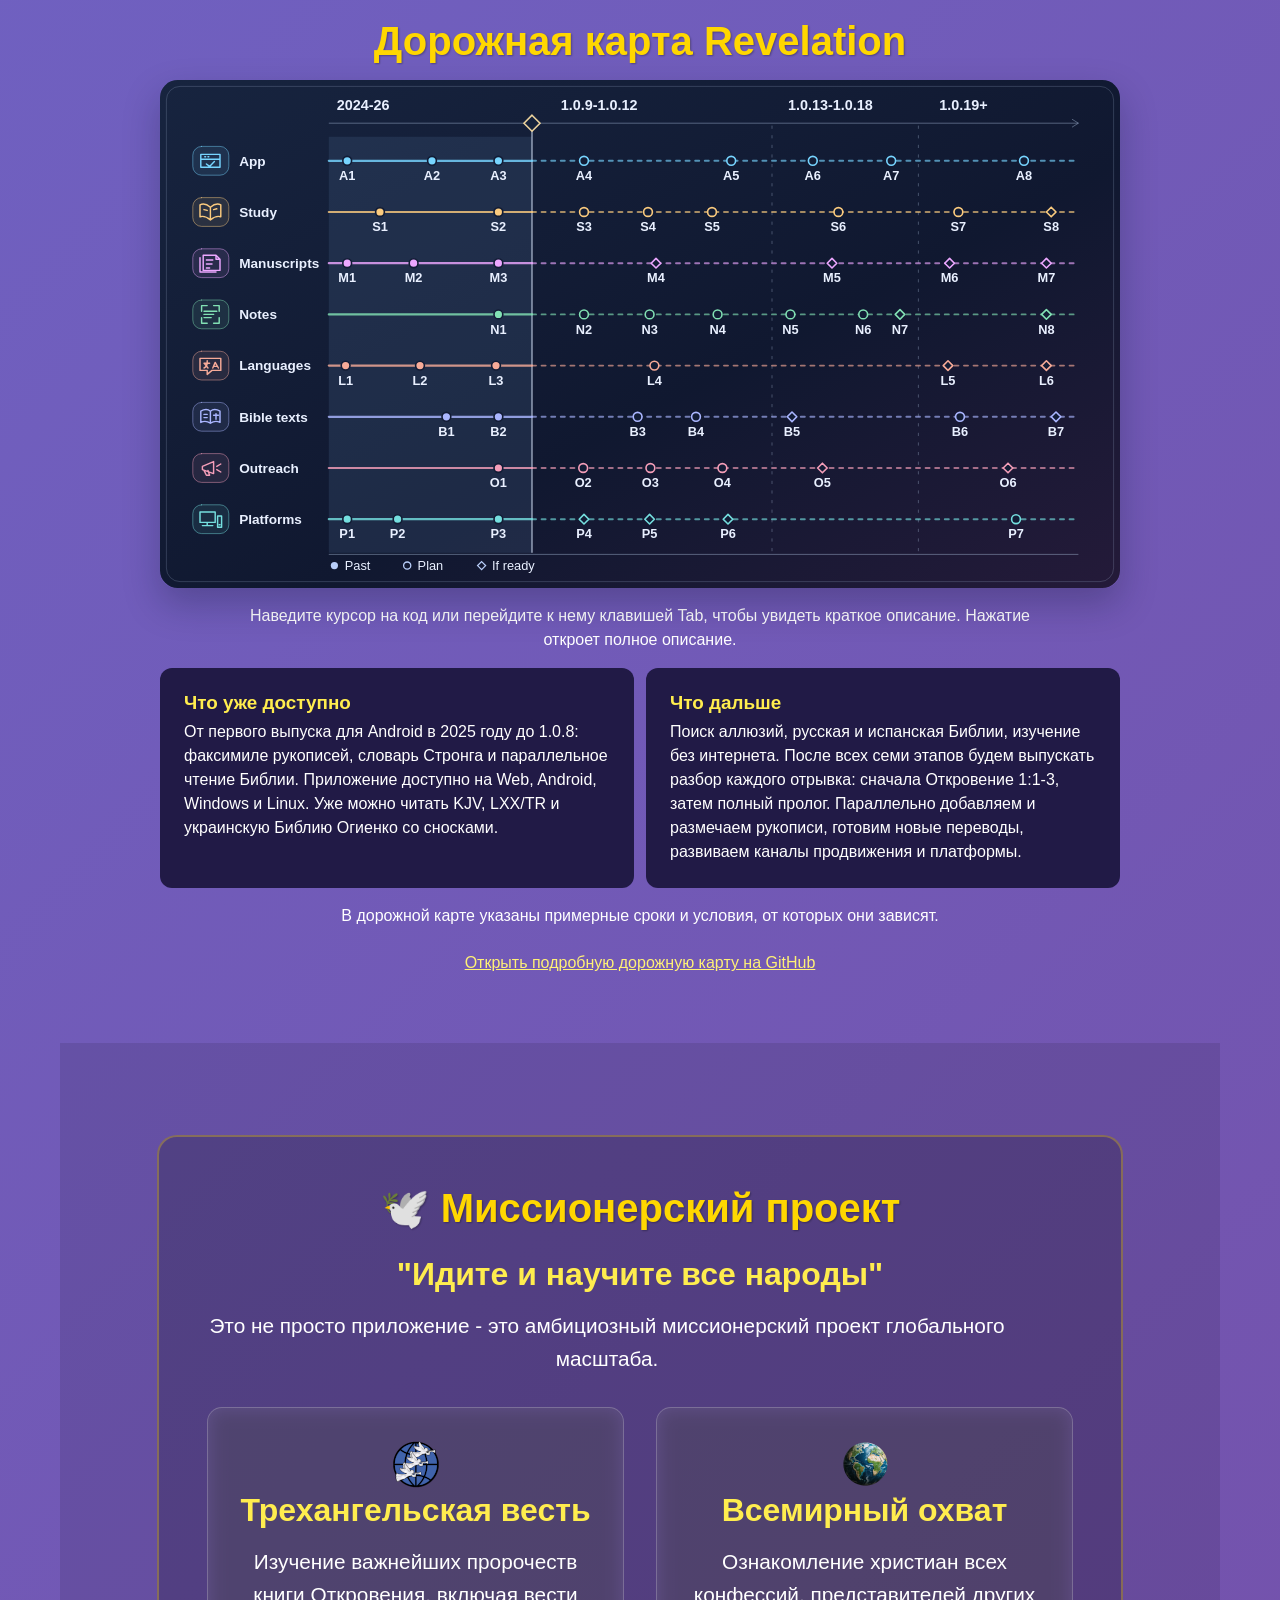
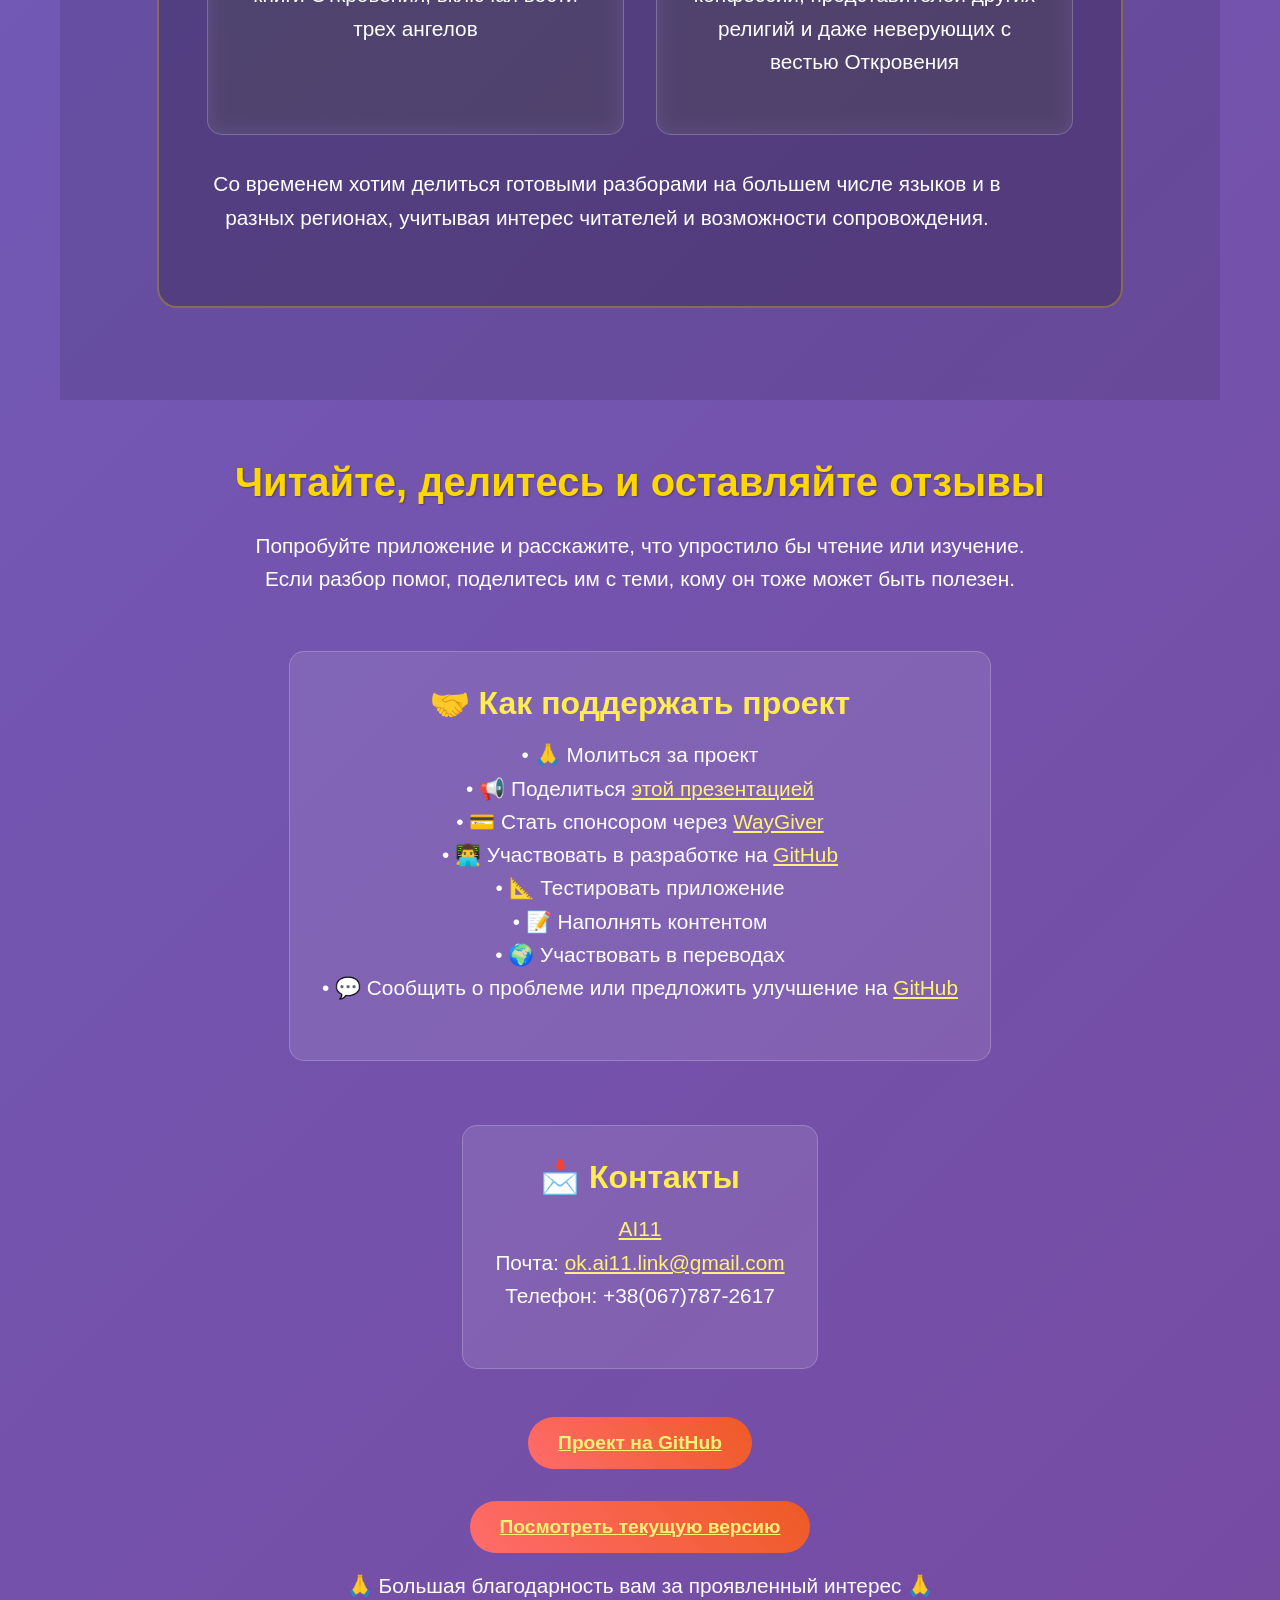
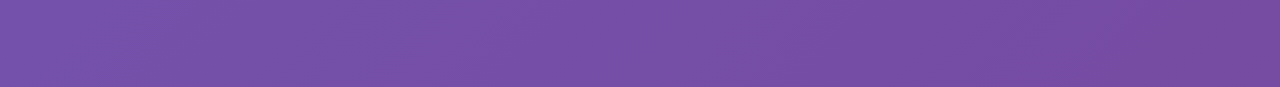
<file: demo/ru.html>
<!DOCTYPE html>
<html lang="ru">
<head>
    <meta charset="UTF-8">
    <meta name="viewport" content="width=device-width, initial-scale=1.0">
    <title>Презентация Revelation - приложения для изучения Откровения</title>
    <link rel="icon" type="image/png" href="../favicon.png"/>
    <link rel="stylesheet" href="roadmap.css">
    <script src="roadmap-milestones.js" defer></script>
    <script src="roadmap.js" defer></script>
    <style>
        * {
            margin: 0;
            padding: 0;
            box-sizing: border-box;
        }

        body {
            font-family: 'Segoe UI', Tahoma, Geneva, Verdana, sans-serif;
            background: linear-gradient(135deg, #667eea 0%, #764ba2 100%);
            color: white;
            overflow-x: hidden;
        }

        .container {
            max-width: 1200px;
            margin: 0 auto;
            padding: 0 20px;
        }

        .slide {
            min-height: 100vh;
            display: flex;
            flex-direction: column;
            justify-content: center;
            align-items: center;
            text-align: center;
            padding: 60px 0;
            opacity: 0;
            transform: translateY(50px);
            animation: fadeInUp 1s ease-out forwards;
        }

        @keyframes fadeInUp {
            to {
                opacity: 1;
                transform: translateY(0);
            }
        }

        h1 {
            font-size: 3.5rem;
            margin-bottom: 1rem;
            text-shadow: 2px 2px 4px rgba(0,0,0,0.3);
            background: linear-gradient(45deg, #ffd700, #ffed4e);
            -webkit-background-clip: text;
            -webkit-text-fill-color: transparent;
            background-clip: text;
        }

        h2 {
            font-size: 2.5rem;
            margin-bottom: 1.5rem;
            color: #ffd700;
            text-shadow: 1px 1px 2px rgba(0,0,0,0.3);
        }

        h3 {
            font-size: 2rem;
            margin-bottom: 1rem;
            color: #ffed4e;
        }

        p {
            font-size: 1.3rem;
            line-height: 1.6;
            margin-bottom: 1.5rem;
            max-width: 800px;
        }

        .subtitle {
            font-size: 1.5rem;
            opacity: 0.9;
            margin-bottom: 2rem;
        }

        .features-grid {
            display: grid;
            grid-template-columns: repeat(auto-fit, minmax(300px, 1fr));
            gap: 2rem;
            margin: 2rem 0;
        }

        .feature-card {
            background: rgba(255,255,255,0.1);
            padding: 2rem;
            border-radius: 15px;
            backdrop-filter: blur(10px);
            border: 1px solid rgba(255,255,255,0.2);
            transition: transform 0.3s ease, box-shadow 0.3s ease;
        }

        .feature-card:hover {
            transform: translateY(-10px);
            box-shadow: 0 20px 40px rgba(0,0,0,0.2);
        }

        .platform-icons {
            display: flex;
            justify-content: center;
            gap: 2rem;
            margin: 2rem 0;
            flex-wrap: wrap;
        }

        .platform-icon {
            width: 80px;
            height: 80px;
            background: rgba(255,255,255,0.2);
            border-radius: 50%;
            display: flex;
            align-items: center;
            justify-content: center;
            font-size: 2rem;
            transition: all 0.3s ease;
        }

        .platform-icon:hover {
            background: rgba(255,255,255,0.3);
            transform: scale(1.1);
        }

        .stats-container {
            display: flex;
            justify-content: space-around;
            margin: 2rem 0;
            flex-wrap: wrap;
            gap: 2rem;
        }

        .stat-item {
            text-align: center;
        }

        .stat-number {
            font-size: 3rem;
            font-weight: bold;
            color: #ffd700;
            display: block;
        }

        .stat-label {
            font-size: 1.1rem;
            opacity: 0.9;
        }

        .cta-button {
            background: linear-gradient(45deg, #ff6b6b, #ee5a24);
            color: white;
            padding: 15px 30px;
            border: none;
            border-radius: 50px;
            font-size: 1.2rem;
            font-weight: bold;
            cursor: pointer;
            transition: all 0.3s ease;
            text-decoration: none;
            display: inline-block;
            margin: 1rem;
        }

        .cta-button:hover {
            transform: translateY(-3px);
            box-shadow: 0 10px 20px rgba(255,107,107,0.4);
        }

        .mission-section {
            background: rgba(0,0,0,0.2);
            padding: 3rem;
            border-radius: 20px;
            margin: 2rem 0;
            border: 2px solid rgba(255,215,0,0.3);
        }

        .navigation {
            position: fixed;
            bottom: 30px;
            left: 50%;
            transform: translateX(-50%);
            display: flex;
            gap: 10px;
            z-index: 1000;
        }

        .nav-dot {
            width: 12px;
            height: 12px;
            border-radius: 50%;
            background: rgba(255,255,255,0.5);
            cursor: pointer;
            transition: all 0.3s ease;
        }

        .nav-dot.active {
            background: #ffd700;
            transform: scale(1.2);
        }

        .slide:nth-child(even) {
            background: rgba(0,0,0,0.1);
        }

        #language-select {
            background: #667eea;
            color: #ffd700;
            border: 1px solid rgba(255,255,255,0.5);
            padding: 5px 10px;
            border-radius: 5px;
            font-size: 1rem;
            cursor: pointer;
        }

        @media (max-width: 768px) {
            h1 { font-size: 2.5rem; }
            h2 { font-size: 2rem; }
            p { font-size: 1.1rem; }
            .features-grid { grid-template-columns: 1fr; }
            .platform-icons { gap: 1rem; }
            .platform-icon { width: 60px; height: 60px; font-size: 1.5rem; }
        }

        a:link {
            color: #FFF176 !important;
            text-decoration: underline;
        }
        a:visited {
            color: #FDD835 !important;
        }
        a:hover,
        a:focus {
            color: #FFEA00 !important;
            text-decoration: none;
        }
    </style>
</head>
<body>
    <div style="display: flex; align-items: center; margin-bottom: 10px; margin-left: 10px;">
        <img src="world.png" alt="Language" style="width: 24px; height: 24px; margin-right: 5px;">
        <select id="language-select"></select>
    </div>

    <div class="container">
        <!-- Слайд 1: Титульный -->
        <div class="slide" id="title">
            <a href="../index.html" target="_blank"><img src="\assets\assets\images\UI\app_icon.png" width="80%"></a>
            <h1><a href="../index.html" target="_blank">REVELATION</a></h1>
            <p class="subtitle">Приложение для глубокого изучения Книги Откровение.</p>
            <p>Это образовательный и миссионерский проект с открытым исходным кодом, нацеленный на формирование более ясного и основанного на Библии представления об одной из самых сложных и часто неверно истолкованных книг — Книге Откровение.</p>
        </div>

        <!-- Слайд 2: Проблема и решение -->
        <div class="slide" id="solution">
            <h2>Проблема и решение</h2>
            <p>В свете последних событий все больше людей проявляют интерес к заключительным пророчествам, описанным в Откровении.</p>
            <div class="features-grid">
                <div class="feature-card">
                    <h3>❓ Проблема</h3>
                    <p>Книга Откровение - одна из самых сложных для понимания книг Библии. Множество символов, пророчеств и образов требуют глубокого изучения. Но это похоже непростая задача, учитывая различия в доктринах, культурах, обычаях, поколениях и даже переводах Библии.</p>
                </div>
                <div class="feature-card">
                    <h3>✅ Решение</h3>
                    <p>Основная концепция приложения Revelation заключается в предоставлении пользователям структурированного, авторитетного и доступного инструмента как для ознакомления с Книгой Откровение, так и для ее глубокого изучения, избегая при этом спекулятивных и не основанных на Библии толкованиях.</p>
                </div>
            </div>
        </div>

        <!-- Слайд 3: Методология -->
        <div class="slide" id="methodology">
            <h2>Научная методология</h2>
            <div class="feature-card">
                <h3>📚 Основа изучения</h3>
                <p>Методология основана на принципе, изложенном в самом начале книги. Принцип указывает на важность чтения, слушания и соблюдения написанного в Откровении.</p>
                <p>• <u>Чтение</u> представлено 2 этапами: <b>прочтение</b> оригинальных первоисточников, и полный грамматический и синтаксический <b>разбор</b> написанного.<br>
                • <u>Слушание (ведущее к пониманию)</u> представлено 3 важными этапами: выявление и анализ ветхозаветных <b>аллюзий</b>, взгляд на тексты в свете жизни и служения <b>Иисуса Христа</b>, поиск <b>структур и связей</b> с другими местами в Откровении и всей Библии.<br> 
                • <u>Соблюдение</u> представлено 2 этапами: понимание того, как и какие пророчества исполнились в <b>истории</b> церкви и всего человечества, а какие еще ожидают исполнения. Также последний, но один из самых важных этапов, направлен на то, чтобы каждый заглянул в <b>свою жизнь</b> в свете прочитанного и понятого, чтобы принял решение о том, стоит ли что-то изменить в ней.</p>
            </div>
            <p></p>
            <img src="../images/preface02.jpg" width="50%">
            <p></p>
            <div class="feature-card">
                <h3>📚 Как готовится разбор</h3>
                <p>У каждого отрывка есть короткое объяснение и подробный разбор. Агенты ИИ помогают сопоставлять источники, готовить черновики и проверять ссылки. Перед публикацией проходим семь этапов и проверяем основания выводов.</p>
                <p>К каждому разбору прилагаются источники и поясняющие материалы. Отзывы читателей и консультации специалистов помогают там, где их опыт особенно полезен.</p>
            </div>
        </div>

        <!-- Слайд 4: Технологические преимущества -->
        <div class="slide" id="tech">
            <h2>Технологические преимущества</h2>
            <div class="feature-card">
                <a href="https://flutter.dev/" target="_blank"><img src="../assets/assets/images/UI/lib_flutter.svg" width="64"></a>
                <h3><a href="https://flutter.dev/" target="_blank">Flutter Framework</a></h3>
                <p>Flutter позволяет использовать общий код для разных устройств. Revelation доступен на Web, Android, Windows и Linux. Выпуски для iOS и macOS запланированы при готовности сборок и прохождении проверок магазинов.</p>
            </div>
            <div class="platform-icons">
                <div class="platform-icon" title="Web"><a href="https://www.revelation.website" target="_blank"><img src="web.svg" width="48"></a></div>
                <div class="platform-icon" title="Android"><a href="https://play.google.com/store/apps/details?id=ai11.link.revelation" target="_blank"><img src="android.svg" width="48"></a></div>
                <div class="platform-icon" title="Windows"><a href="https://apps.microsoft.com/detail/9nxhrr2p4087" target="_blank"><img src="windows.svg" width="48"></a></div>
                <div class="platform-icon" title="Linux"><a href="https://snapcraft.io/revelation-x" target="_blank"><img src="linux.svg" width="48"></a></div>
                <div class="platform-icon" title="iOS (запланировано)"><img src="ios.svg" width="48"></div>
                <div class="platform-icon" title="macOS (запланировано)"><img src="macos.svg" width="48"></div>
            </div>
            <p><strong>4 доступные платформы</strong> · 2 платформы Apple запланированы</p>
        </div>

        <!-- Слайд 5: Охват аудитории -->
        <div class="slide" id="potential">
            <h2>Потенциальная аудитория <br> 2/3 населения планеты</h2>
            <img src="users_per_platform.png" width="70%">
            <p>Приблизительный охват пользователей через кроссплатформенность<br>
            Исследования проведенные с помощью: <a href="https://chatgpt.com/share/68527de2-58cc-8008-949b-e810119f42a1" target="_blank">ChatGPT</a>, <a href="https://grok.com/share/bGVnYWN5_c5546ed0-083a-4386-bfe2-9c33a5bf622a" target="_blank">Grok3</a>, <a href="https://www.perplexity.ai/search/nuzhno-provesti-issledovanie-o-wylcsw9wQzaXwrIJdNGIdg?0=d" target="_blank">Perplexity</a></p>
        </div>

        <!-- Слайд 6: Локализация -->
        <div class="slide" id="localization">
            <h2>Многоязычная поддержка</h2>
            <div class="feature-card">
                <h3>🌍 Языки, шаг за шагом</h3>
                <p>Интерфейс доступен на английском, испанском, украинском и русском.</p>
                <p>Для каждого языка интерфейса стремимся иметь хотя бы один проверенный перевод Библии.</p>
            </div>
            <div class="features-grid">
                <div class="feature-card">
                    <h3>🤖 Черновики и проверки</h3>
                    <p>Агенты ИИ помогают готовить черновики и сверять термины, ссылки и согласованность переводов.</p>
                </div>
                <div class="feature-card">
                    <h3>💬 Отзывы читателей</h3>
                    <p>Читатели и носители языков могут указать на неясные формулировки или предложить точечные улучшения.</p>
                </div>
            </div>
        </div>

        <!-- Слайд 7: Дорожная карта -->
        <div class="slide" id="roadmap" aria-labelledby="roadmap-title">
            <h2 id="roadmap-title">Дорожная карта Revelation</h2>
            <div class="roadmap-chart">
                <a class="roadmap-art" href="https://github.com/karnauhov/Revelation/blob/main/ROADMAP.md">
                    <picture>
                        <source media="(max-width: 700px)" srcset="roadmap-mobile.svg" width="480" height="733">
                        <img src="roadmap.svg" width="1200" height="635" loading="lazy" alt="Восемь параллельных направлений развития Revelation: от первых выпусков до будущих этапов. Открыть подробный план на GitHub.">
                    </picture>
                </a>
                <div class="roadmap-nodes"></div>
                <div class="roadmap-tooltip" id="roadmap-tooltip" role="tooltip" hidden></div>
            </div>
            <p class="roadmap-note">Наведите курсор на код или перейдите к нему клавишей Tab, чтобы увидеть краткое описание. Нажатие откроет полное описание.</p>
            <div class="roadmap-summary">
                <div>
                    <h3>Что уже доступно</h3>
                    <p>От первого выпуска для Android в 2025 году до 1.0.8: факсимиле рукописей, словарь Стронга и параллельное чтение Библии. Приложение доступно на Web, Android, Windows и Linux. Уже можно читать KJV, LXX/TR и украинскую Библию Огиенко со сносками.</p>
                </div>
                <div>
                    <h3>Что дальше</h3>
                    <p>Поиск аллюзий, русская и испанская Библии, изучение без интернета. После всех семи этапов будем выпускать разбор каждого отрывка: сначала Откровение 1:1-3, затем полный пролог. Параллельно добавляем и размечаем рукописи, готовим новые переводы, развиваем каналы продвижения и платформы.</p>
                </div>
            </div>
            <p class="roadmap-note">В дорожной карте указаны примерные сроки и условия, от которых они зависят.</p>
            <a class="roadmap-details" href="https://github.com/karnauhov/Revelation/blob/main/ROADMAP.md">Открыть подробную дорожную карту на GitHub</a>
        </div>

        <!-- Слайд 8: Миссионерский аспект -->
        <div class="slide" id="mission">
            <div class="mission-section">
                <h2>🕊️ Миссионерский проект</h2>
                <h3>"Идите и научите все народы"</h3>
                <p>Это не просто приложение - это амбициозный миссионерский проект глобального масштаба.</p>
                
                <div class="features-grid">
                    <div class="feature-card">
                        <img src="3angels.png" width="48" height="48">
                        <h3>Трехангельская весть</h3>
                        <p>Изучение важнейших пророчеств книги Откровения, включая вести трех ангелов</p>
                    </div>
                    <div class="feature-card">
                        <img src="world.png" width="48" height="48">
                        <h3>Всемирный охват</h3>
                        <p>Ознакомление христиан всех конфессий, представителей других религий и даже неверующих с вестью Откровения</p>
                    </div>
                </div>

                <p>Со временем хотим делиться готовыми разборами на большем числе языков и в разных регионах, учитывая интерес читателей и возможности сопровождения.</p>
            </div>
        </div>

        <!-- Слайд 9: Призыв к действию -->
        <div class="slide" id="join">
            <h2>Читайте, делитесь и оставляйте отзывы</h2>
            <p>Попробуйте приложение и расскажите, что упростило бы чтение или изучение. Если разбор помог, поделитесь им с теми, кому он тоже может быть полезен.</p>
            
            <div class="features-grid">
                <div class="feature-card">
                    <h3>🤝 Как поддержать проект</h3>
                    <p>• 🙏 Молиться за проект<br>
                    • 📢 Поделиться <a href="https://www.revelation.website/demo/ru.html" target="_blank">этой презентацией</a><br>
                    • 💳 Стать спонсором через <a href="https://waygiver.com/campaigns/3333" target="_blank">WayGiver</a><br>
                    • 👨‍💻 Участвовать в разработке на <a href="https://github.com/karnauhov/Revelation" target="_blank">GitHub</a><br>
                    • 📐 Тестировать приложение<br>
                    • 📝 Наполнять контентом<br>
                    • 🌍 Участвовать в переводах<br>
                    • 💬 Сообщить о проблеме или предложить улучшение на <a href="https://github.com/karnauhov/Revelation/issues" target="_blank">GitHub</a></p>
                </div>
            </div>
            
            <div class="features-grid">
                <div class="feature-card">
                    <h3>📩 Контакты</h3>
                    <p><a href="https://ai11.link">AI11</a><br>
                    Почта: <a href="mailto:ok.ai11.link@gmail.com">ok.ai11.link@gmail.com</a><br>
                    Телефон: +38(067)787-2617</p>
                </div>
            </div>

            <a href="https://github.com/karnauhov/Revelation" target="_blank" class="cta-button">Проект на GitHub</a>
            <a href="../index.html" target="_blank" class="cta-button">Посмотреть текущую версию</a>
            <p>🙏 Большая благодарность вам за проявленный интерес 🙏</p>
        </div>
    </div>

    <div class="navigation">
        <div class="nav-dot active" onclick="scrollToSlide(0)"></div>
        <div class="nav-dot" onclick="scrollToSlide(1)"></div>
        <div class="nav-dot" onclick="scrollToSlide(2)"></div>
        <div class="nav-dot" onclick="scrollToSlide(3)"></div>
        <div class="nav-dot" onclick="scrollToSlide(4)"></div>
        <div class="nav-dot" onclick="scrollToSlide(5)"></div>
        <div class="nav-dot" onclick="scrollToSlide(6)"></div>
        <div class="nav-dot" onclick="scrollToSlide(7)"></div>
        <div class="nav-dot" onclick="scrollToSlide(8)"></div>
    </div>

    <script>
        async function loadLanguages() {
            try {
                const response = await fetch('languages.json');
                const languages = await response.json();
                const select = document.getElementById('language-select');
                languages.forEach(lang => {
                    const option = document.createElement('option');
                    option.value = lang.code;
                    option.textContent = lang.name;
                    select.appendChild(option);
                });
                const currentLang = document.documentElement.lang;
                select.value = currentLang;
            } catch (error) {
                console.error('Error loading languages:', error);
            }
        }
        loadLanguages();

        const slides = document.querySelectorAll('.slide');
        const navDots = document.querySelectorAll('.nav-dot');
        let currentSlide = 0;

        function scrollToSlide(index) {
            slides[index].scrollIntoView({
                behavior: 'smooth',
                block: 'start'
            });
            
            navDots.forEach((dot, i) => {
                dot.classList.toggle('active', i === index);
            });
            
            currentSlide = index;
        }

        // Keyboard navigation
        document.addEventListener('keydown', (e) => {
            if (e.key === 'ArrowDown' || e.key === 'ArrowRight') {
                if (currentSlide < slides.length - 1) {
                    scrollToSlide(currentSlide + 1);
                }
            } else if (e.key === 'ArrowUp' || e.key === 'ArrowLeft') {
                if (currentSlide > 0) {
                    scrollToSlide(currentSlide - 1);
                }
            }
        });

        // Update navigation on scroll
        window.addEventListener('scroll', () => {
            const scrollPosition = window.scrollY;
            const windowHeight = window.innerHeight;
            
            slides.forEach((slide, index) => {
                const slideTop = slide.offsetTop;
                const slideBottom = slideTop + slide.offsetHeight;
                
                if (scrollPosition >= slideTop - windowHeight/2 && 
                    scrollPosition < slideBottom - windowHeight/2) {
                    navDots.forEach((dot, i) => {
                        dot.classList.toggle('active', i === index);
                    });
                    currentSlide = index;
                }
            });
        });

        // Smooth animations on scroll
        const observerOptions = {
            threshold: 0.1,
            rootMargin: '0px 0px -100px 0px'
        };

        const observer = new IntersectionObserver((entries) => {
            entries.forEach(entry => {
                if (entry.isIntersecting) {
                    entry.target.style.animationPlayState = 'running';
                }
            });
        }, observerOptions);

        slides.forEach(slide => {
            observer.observe(slide);
        });

        // Language selection function
        document.getElementById('language-select').addEventListener('change', function() {
            var lang = this.value;
            window.location.href = lang + '.html';
        });
    </script>
</body>
</html>
</file>
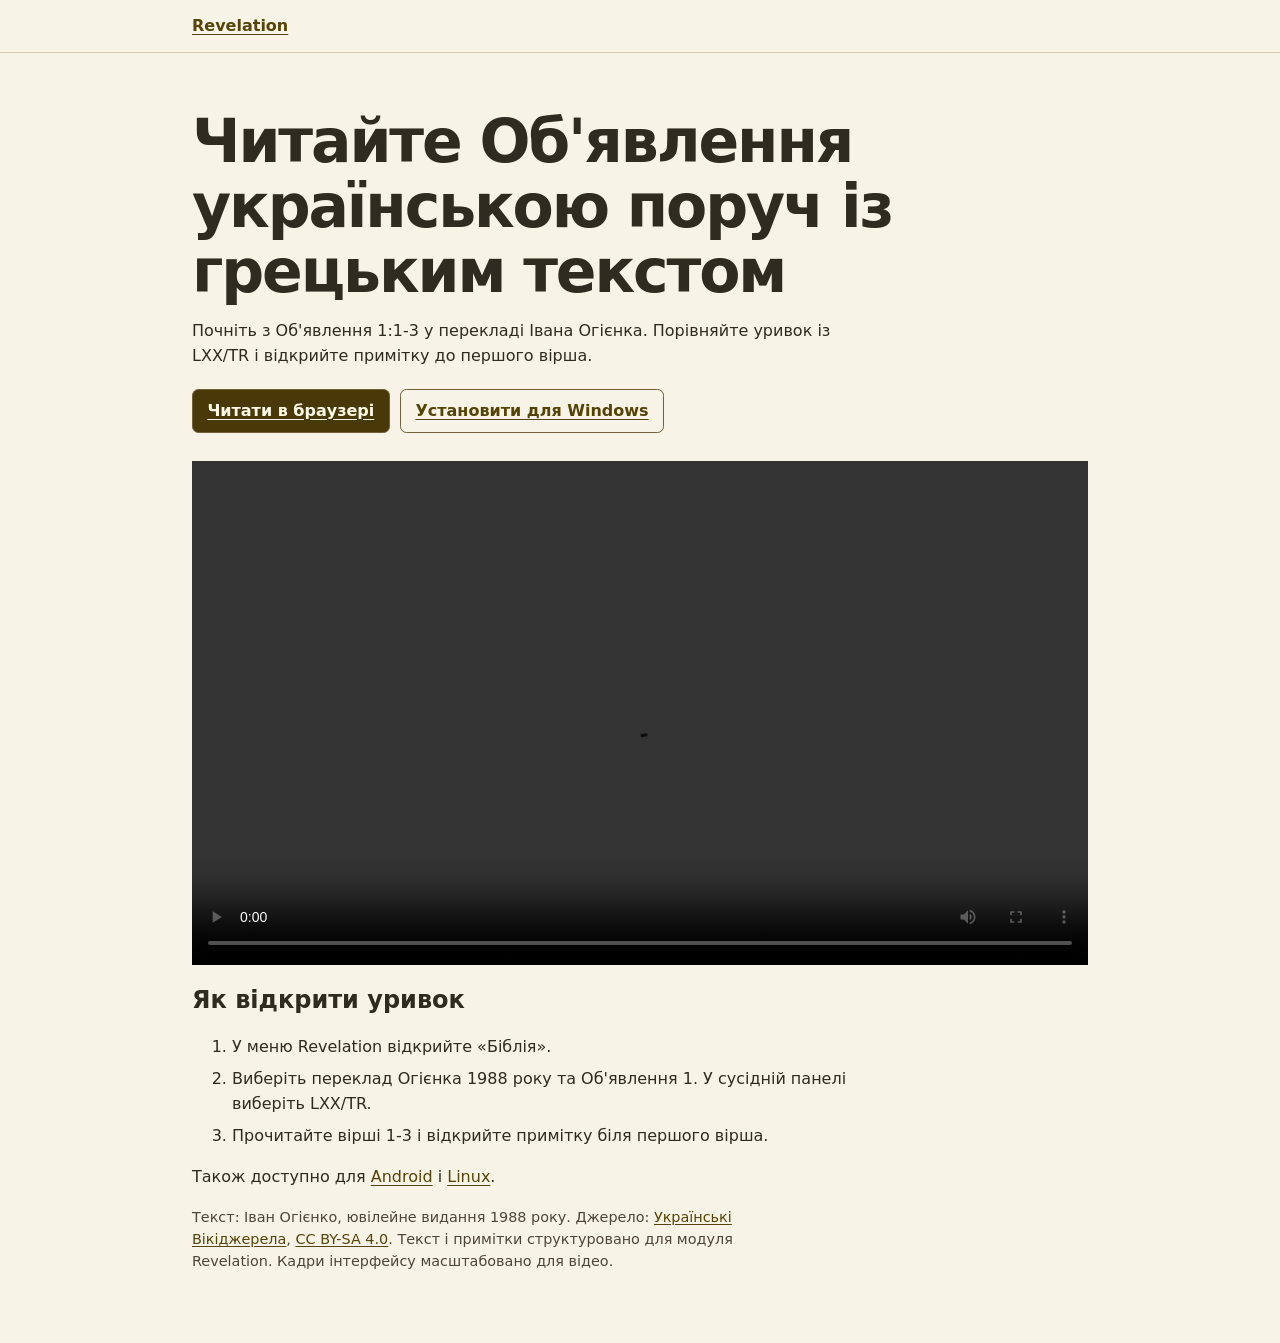
<file: demo/uk-reading.html>
<!doctype html>
<html lang="uk">
<head>
  <meta charset="utf-8">
  <meta name="viewport" content="width=device-width, initial-scale=1">
  <meta name="description" content="Прочитайте Об'явлення 1:1-3 у перекладі Івана Огієнка, порівняйте його з грецьким текстом і відкрийте примітку до першого вірша.">
  <title>Читайте Об'явлення українською | Revelation</title>
  <link rel="canonical" href="https://www.revelation.website/demo/uk-reading.html">
  <link rel="icon" href="../favicon.png" type="image/png">
  <style>
    :root {
      color-scheme: light;
      background: #f7f3e7;
      color: #302b20;
      font: 100%/1.55 system-ui, sans-serif;
    }
    body { margin: 0; }
    header { border-bottom: 1px solid #d6ccaf; }
    header a, main { max-width: 56rem; margin-inline: auto; padding-inline: 1.25rem; }
    header a { display: block; padding-block: .85rem; font-weight: 700; }
    main { padding-block: clamp(1.75rem, 5vw, 3.5rem); }
    h1 {
      max-width: 19ch;
      margin: 0 0 .75rem;
      font-size: clamp(2rem, 5.5vw, 3.75rem);
      line-height: 1.08;
      letter-spacing: -.035em;
    }
    h2 { line-height: 1.25; }
    p, ol { max-width: 65ch; }
    a { color: #554406; text-underline-offset: .16em; }
    a:focus-visible, video:focus-visible { outline: 3px solid #805400; outline-offset: 3px; }
    .actions { display: flex; flex-wrap: wrap; gap: .65rem; margin: 1.25rem 0 1.75rem; }
    .actions a {
      padding: .55rem .9rem;
      border: 1px solid #72603a;
      border-radius: .4rem;
      font-weight: 650;
    }
    .actions .primary { background: #493908; color: #fff9e8; }
    video { display: block; width: 100%; aspect-ratio: 16 / 9; background: #302b20; }
    li + li { margin-top: .45rem; }
    .credit { font-size: .9rem; color: #4d4638; }
  </style>
</head>
<body>
  <header><a href="uk.html">Revelation</a></header>
  <main>
    <h1>Читайте Об'явлення українською поруч із грецьким текстом</h1>
    <p>Почніть з Об'явлення 1:1-3 у перекладі Івана Огієнка. Порівняйте уривок із LXX/TR і відкрийте примітку до першого вірша.</p>
    <div class="actions">
      <a class="primary" href="../">Читати в браузері</a>
      <a href="https://apps.microsoft.com/detail/9NXHRR2P4087?hl=uk-UA&amp;cid=rev108-uk-site">Установити для Windows</a>
    </div>
    <video controls playsinline preload="metadata" aria-label="Хвилинний приклад читання Об'явлення">
      <source src="rev235-uk-reading.mp4?v=fa8e26d641b1" type="video/mp4">
      <a href="rev235-uk-reading.mp4?v=fa8e26d641b1">Відкрити відео</a>
    </video>
    <h2>Як відкрити уривок</h2>
    <ol>
      <li>У меню Revelation відкрийте «Біблія».</li>
      <li>Виберіть переклад Огієнка 1988 року та Об'явлення 1. У сусідній панелі виберіть LXX/TR.</li>
      <li>Прочитайте вірші 1-3 і відкрийте примітку біля першого вірша.</li>
    </ol>
    <p>Також доступно для <a href="https://play.google.com/store/apps/details?id=ai11.link.revelation&amp;hl=uk">Android</a> і <a href="https://snapcraft.io/revelation-x">Linux</a>.</p>
    <p class="credit">Текст: Іван Огієнко, ювілейне видання 1988 року. Джерело: <a href="https://uk.wikisource.org/wiki/Індекс:Ivan_Ohienko_Bible.djvu">Українські Вікіджерела</a>, <a href="https://creativecommons.org/licenses/by-sa/4.0/">CC BY-SA 4.0</a>. Текст і примітки структуровано для модуля Revelation. Кадри інтерфейсу масштабовано для відео.</p>
  </main>
</body>
</html>
</file>
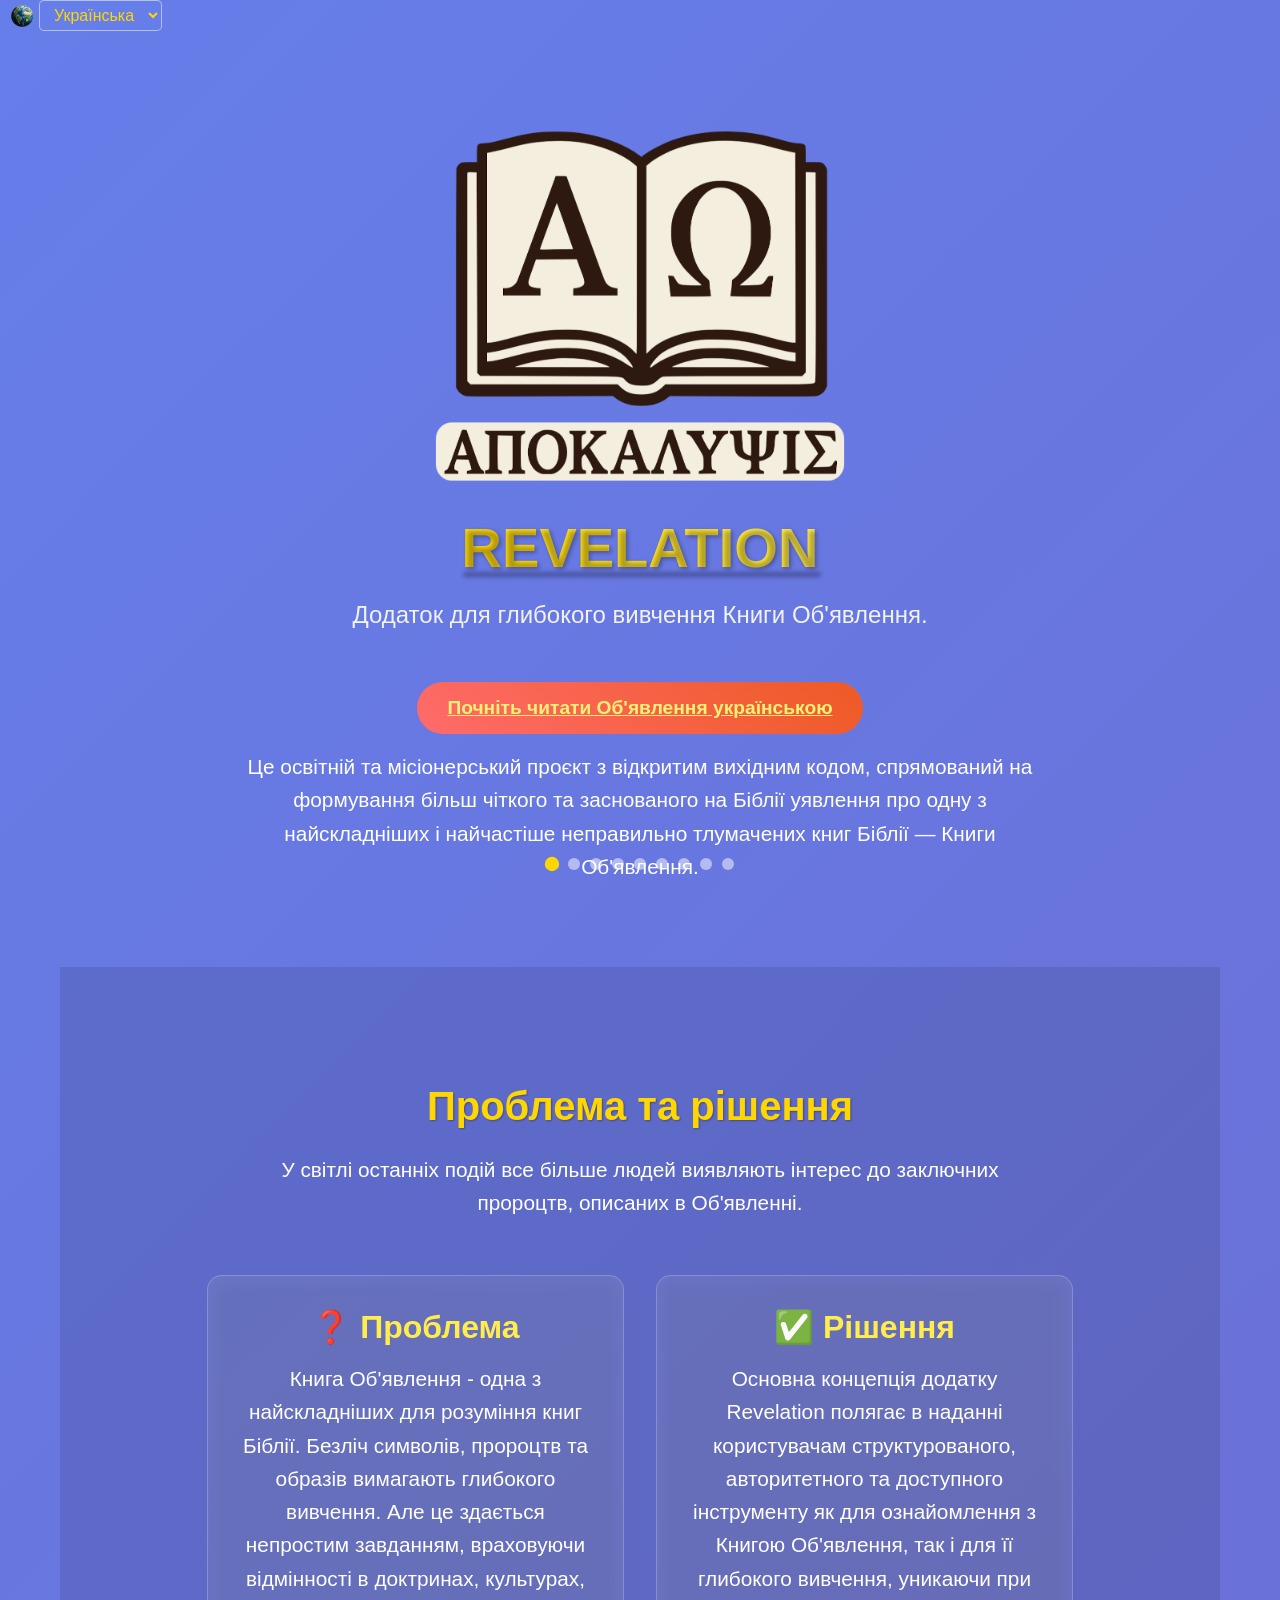
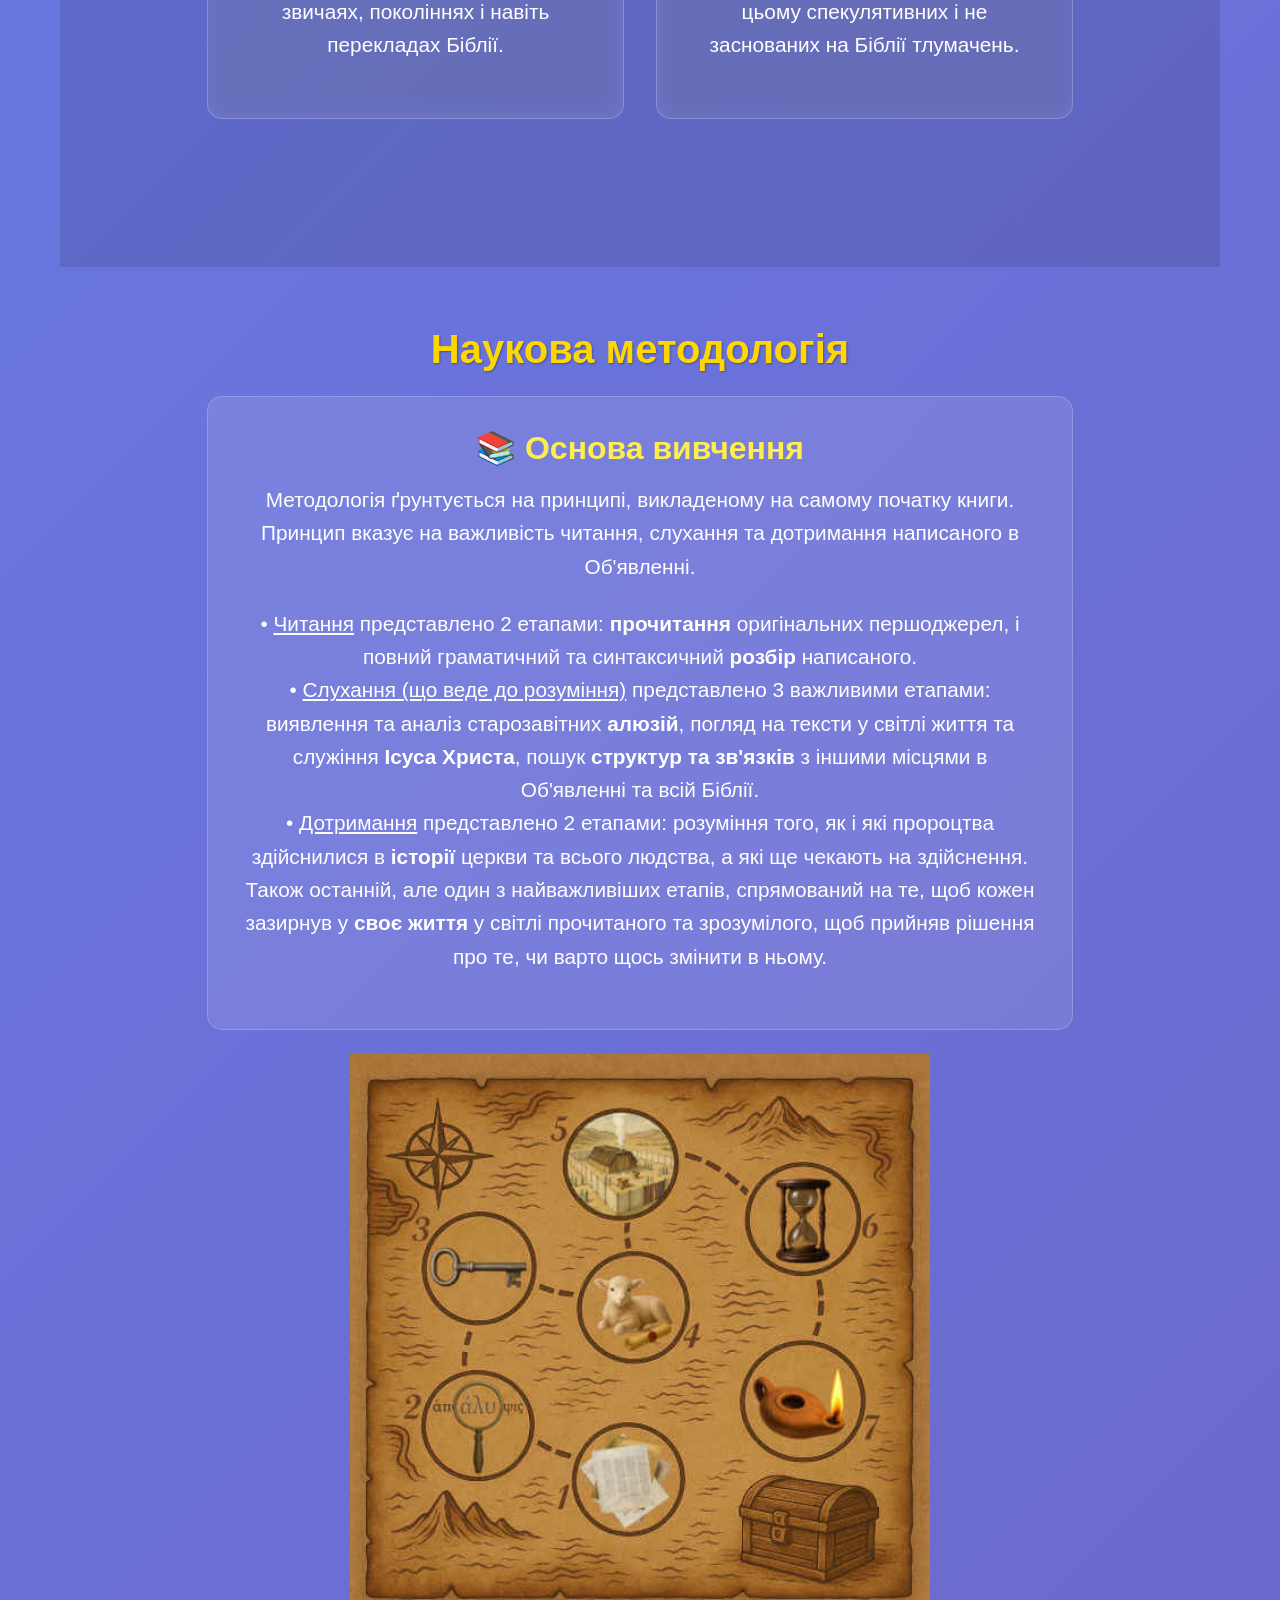
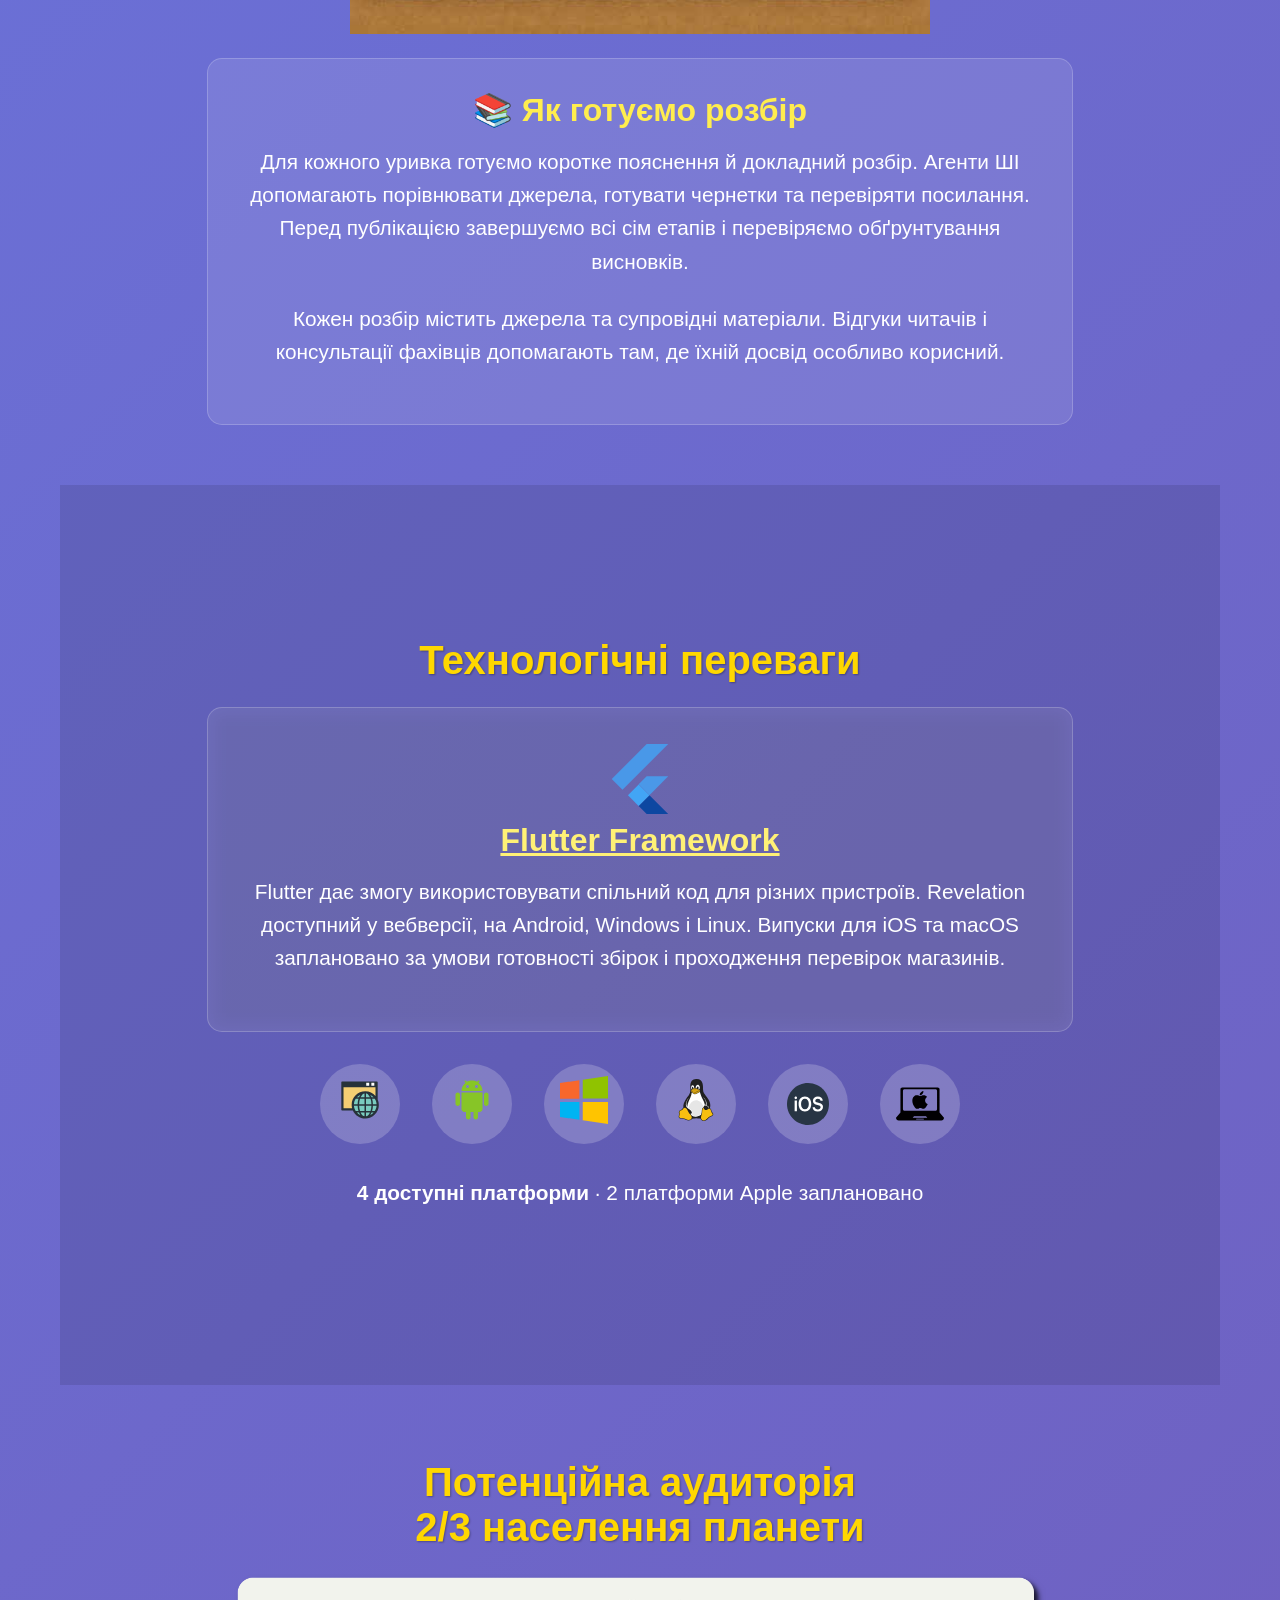
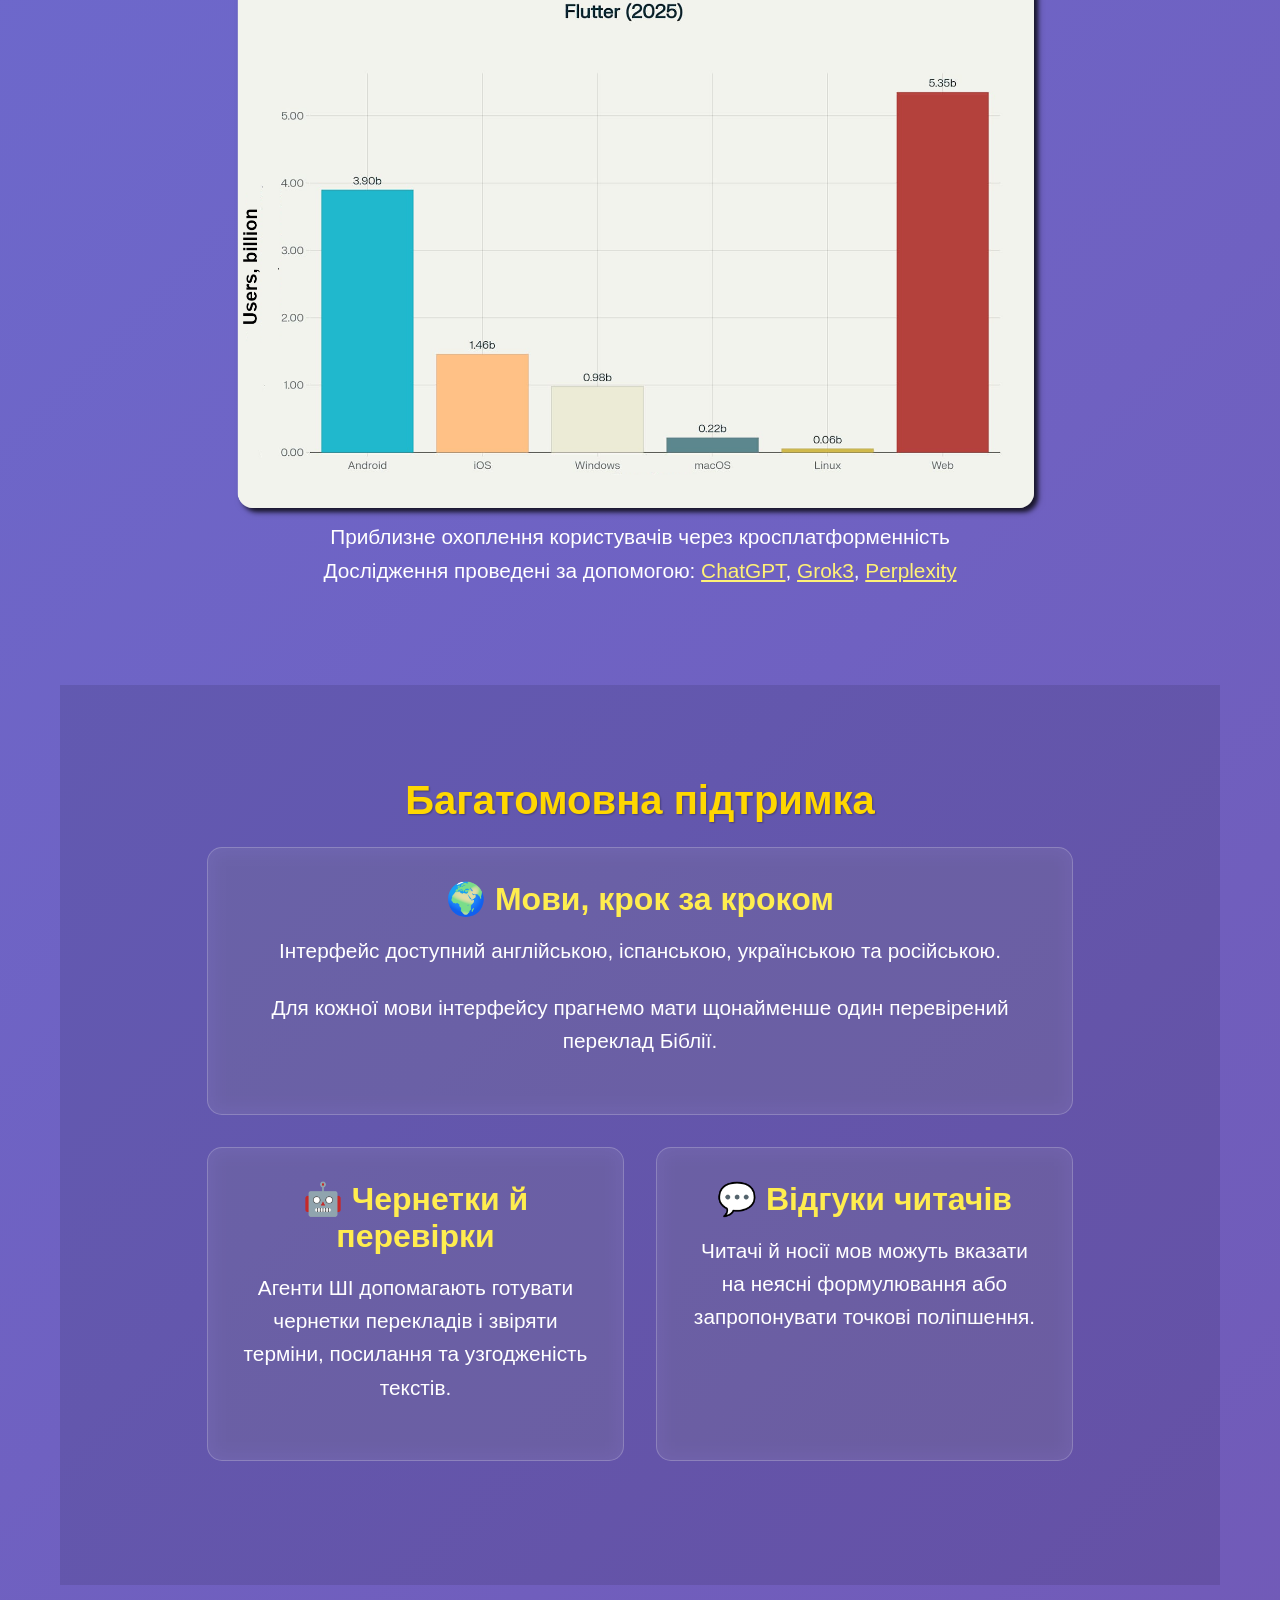
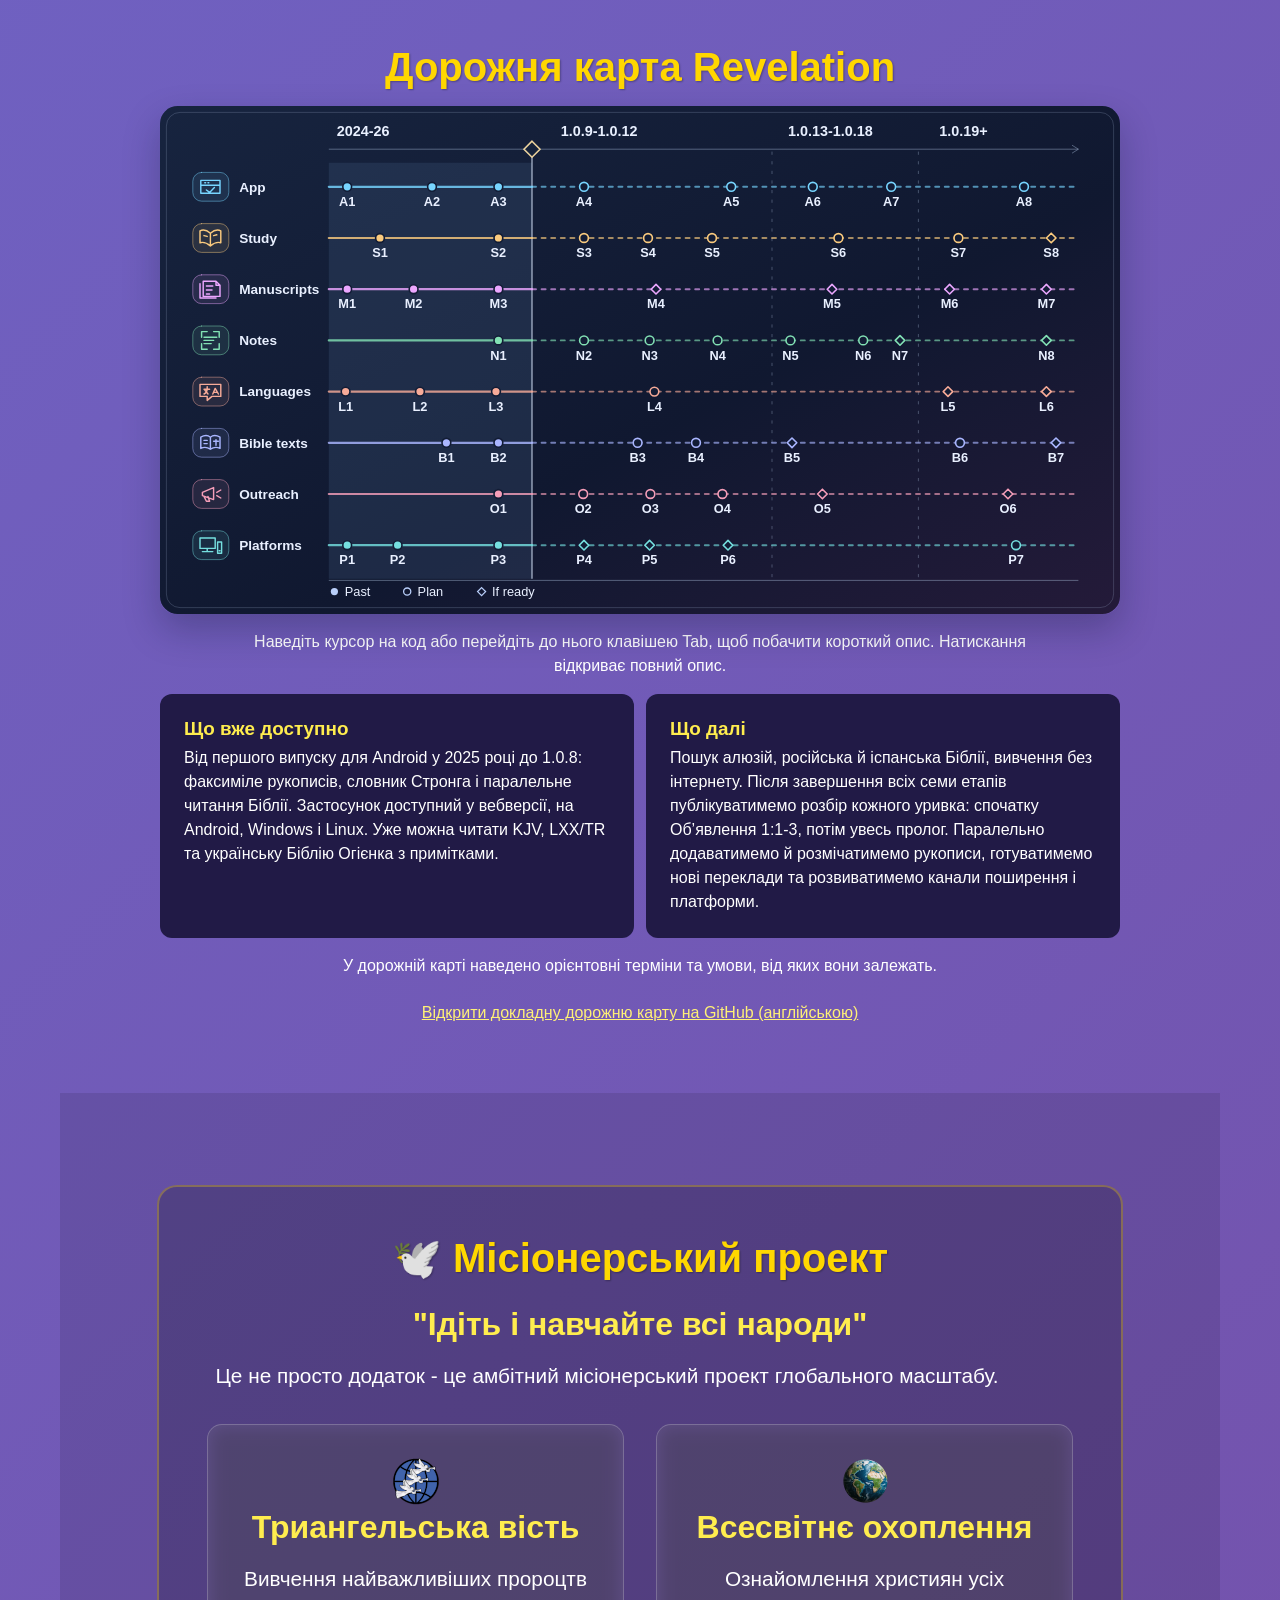
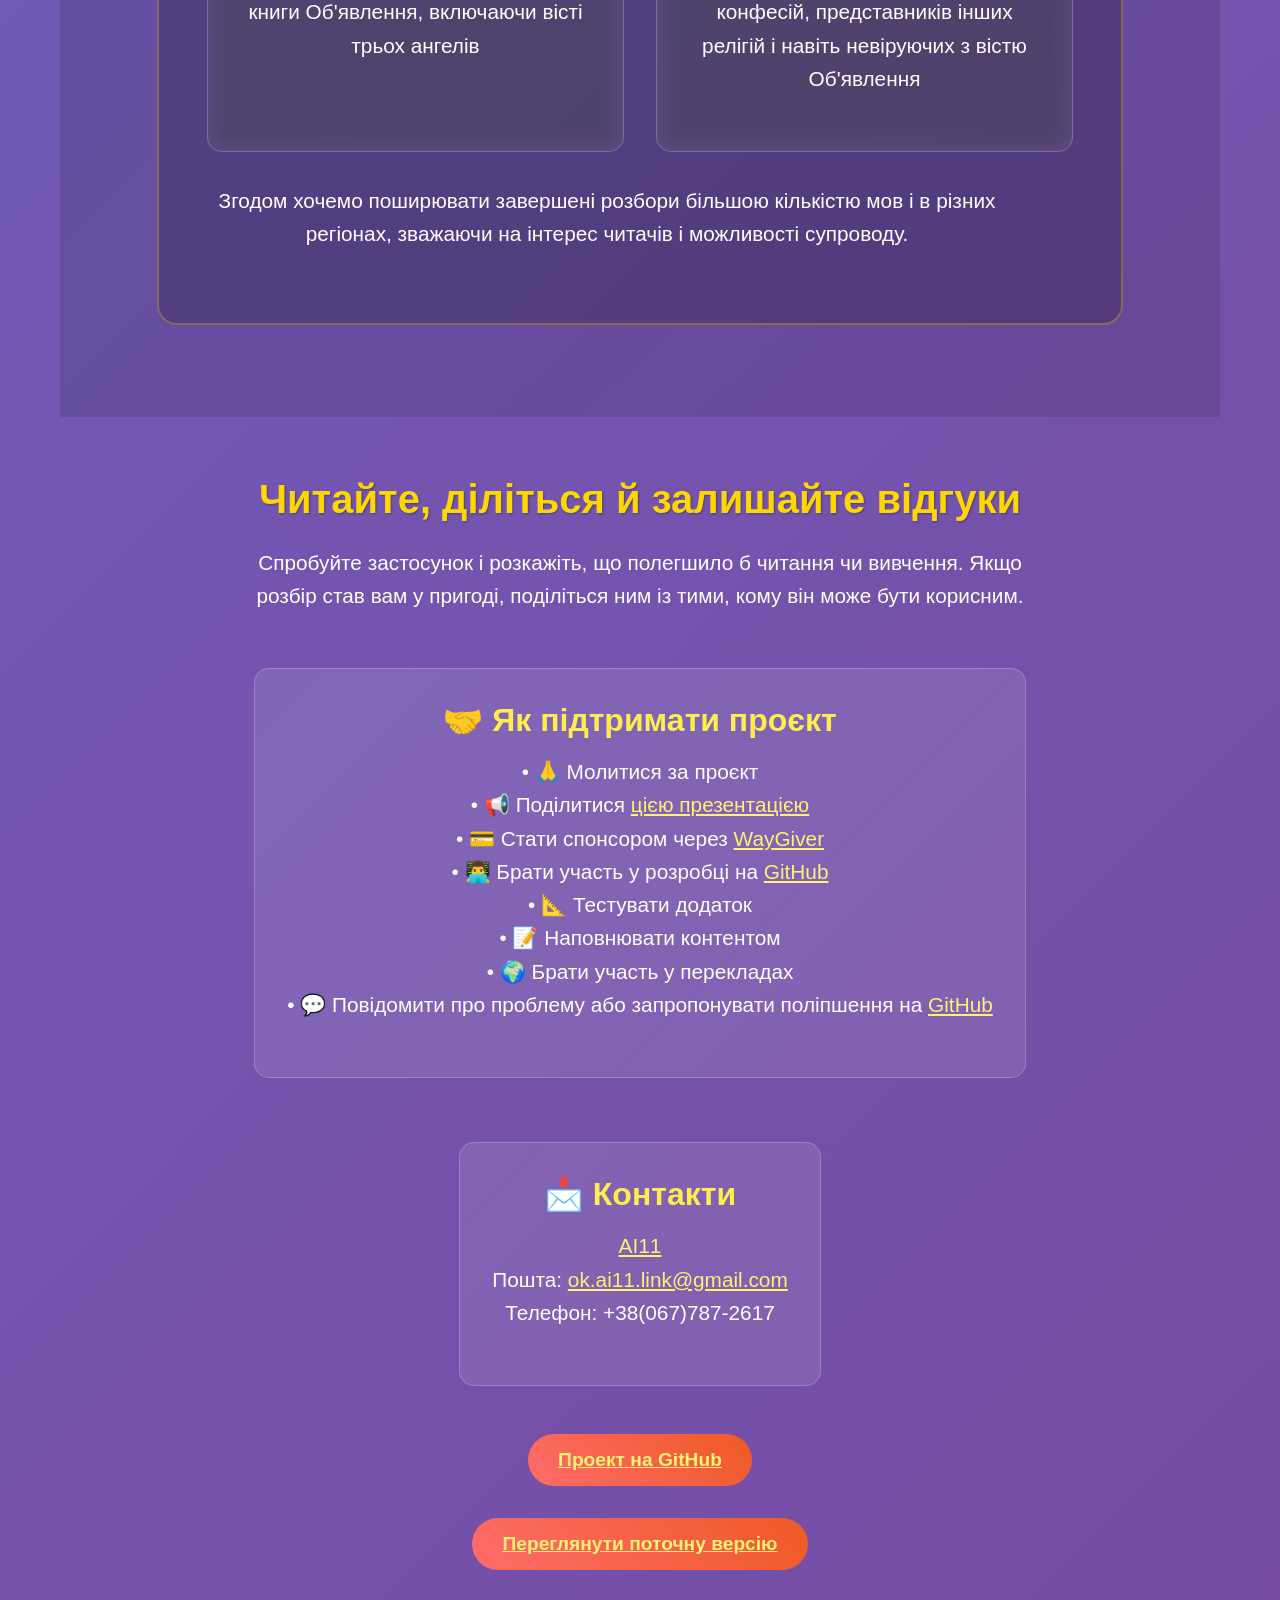
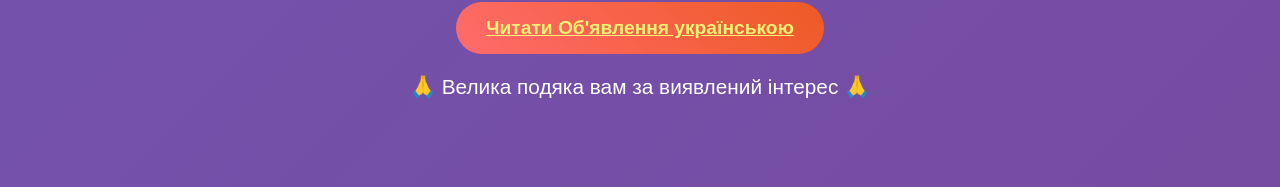
<file: demo/uk.html>
<!DOCTYPE html>
<html lang="uk">
<head>
    <meta charset="UTF-8">
    <meta name="viewport" content="width=device-width, initial-scale=1.0">
    <title>Презентація Revelation - додатку для вивчення Об'явлення</title>
    <link rel="icon" type="image/png" href="../favicon.png"/>
    <link rel="stylesheet" href="roadmap.css">
    <script src="roadmap-milestones.js" defer></script>
    <script src="roadmap.js" defer></script>
    <style>
        * {
            margin: 0;
            padding: 0;
            box-sizing: border-box;
        }

        body {
            font-family: 'Segoe UI', Tahoma, Geneva, Verdana, sans-serif;
            background: linear-gradient(135deg, #667eea 0%, #764ba2 100%);
            color: white;
            overflow-x: hidden;
        }

        .container {
            max-width: 1200px;
            margin: 0 auto;
            padding: 0 20px;
        }

        .slide {
            min-height: 100vh;
            display: flex;
            flex-direction: column;
            justify-content: center;
            align-items: center;
            text-align: center;
            padding: 60px 0;
            opacity: 0;
            transform: translateY(50px);
            animation: fadeInUp 1s ease-out forwards;
        }

        @keyframes fadeInUp {
            to {
                opacity: 1;
                transform: translateY(0);
            }
        }

        h1 {
            font-size: 3.5rem;
            margin-bottom: 1rem;
            text-shadow: 2px 2px 4px rgba(0,0,0,0.3);
            background: linear-gradient(45deg, #ffd700, #ffed4e);
            -webkit-background-clip: text;
            -webkit-text-fill-color: transparent;
            background-clip: text;
        }

        h2 {
            font-size: 2.5rem;
            margin-bottom: 1.5rem;
            color: #ffd700;
            text-shadow: 1px 1px 2px rgba(0,0,0,0.3);
        }

        h3 {
            font-size: 2rem;
            margin-bottom: 1rem;
            color: #ffed4e;
        }

        p {
            font-size: 1.3rem;
            line-height: 1.6;
            margin-bottom: 1.5rem;
            max-width: 800px;
        }

        .subtitle {
            font-size: 1.5rem;
            opacity: 0.9;
            margin-bottom: 2rem;
        }

        .features-grid {
            display: grid;
            grid-template-columns: repeat(auto-fit, minmax(300px, 1fr));
            gap: 2rem;
            margin: 2rem 0;
        }

        .feature-card {
            background: rgba(255,255,255,0.1);
            padding: 2rem;
            border-radius: 15px;
            backdrop-filter: blur(10px);
            border: 1px solid rgba(255,255,255,0.2);
            transition: transform 0.3s ease, box-shadow 0.3s ease;
        }

        .feature-card:hover {
            transform: translateY(-10px);
            box-shadow: 0 20px 40px rgba(0,0,0,0.2);
        }

        .platform-icons {
            display: flex;
            justify-content: center;
            gap: 2rem;
            margin: 2rem 0;
            flex-wrap: wrap;
        }

        .platform-icon {
            width: 80px;
            height: 80px;
            background: rgba(255,255,255,0.2);
            border-radius: 50%;
            display: flex;
            align-items: center;
            justify-content: center;
            font-size: 2rem;
            transition: all 0.3s ease;
        }

        .platform-icon:hover {
            background: rgba(255,255,255,0.3);
            transform: scale(1.1);
        }

        .stats-container {
            display: flex;
            justify-content: space-around;
            margin: 2rem 0;
            flex-wrap: wrap;
            gap: 2rem;
        }

        .stat-item {
            text-align: center;
        }

        .stat-number {
            font-size: 3rem;
            font-weight: bold;
            color: #ffd700;
            display: block;
        }

        .stat-label {
            font-size: 1.1rem;
            opacity: 0.9;
        }

        .cta-button {
            background: linear-gradient(45deg, #ff6b6b, #ee5a24);
            color: white;
            padding: 15px 30px;
            border: none;
            border-radius: 50px;
            font-size: 1.2rem;
            font-weight: bold;
            cursor: pointer;
            transition: all 0.3s ease;
            text-decoration: none;
            display: inline-block;
            margin: 1rem;
        }

        .cta-button:hover {
            transform: translateY(-3px);
            box-shadow: 0 10px 20px rgba(255,107,107,0.4);
        }

        .mission-section {
            background: rgba(0,0,0,0.2);
            padding: 3rem;
            border-radius: 20px;
            margin: 2rem 0;
            border: 2px solid rgba(255,215,0,0.3);
        }

        .navigation {
            position: fixed;
            bottom: 30px;
            left: 50%;
            transform: translateX(-50%);
            display: flex;
            gap: 10px;
            z-index: 1000;
        }

        .nav-dot {
            width: 12px;
            height: 12px;
            border-radius: 50%;
            background: rgba(255,255,255,0.5);
            cursor: pointer;
            transition: all 0.3s ease;
        }

        .nav-dot.active {
            background: #ffd700;
            transform: scale(1.2);
        }

        .slide:nth-child(even) {
            background: rgba(0,0,0,0.1);
        }

        #language-select {
            background: #667eea;
            color: #ffd700;
            border: 1px solid rgba(255,255,255,0.5);
            padding: 5px 10px;
            border-radius: 5px;
            font-size: 1rem;
            cursor: pointer;
        }

        @media (max-width: 768px) {
            h1 { font-size: 2.5rem; }
            h2 { font-size: 2rem; }
            p { font-size: 1.1rem; }
            .features-grid { grid-template-columns: 1fr; }
            .platform-icons { gap: 1rem; }
            .platform-icon { width: 60px; height: 60px; font-size: 1.5rem; }
        }

        a:link {
            color: #FFF176 !important;
            text-decoration: underline;
        }
        a:visited {
            color: #FDD835 !important;
        }
        a:hover,
        a:focus {
            color: #FFEA00 !important;
            text-decoration: none;
        }
    </style>
</head>
<body>
    <div style="display: flex; align-items: center; margin-bottom: 10px; margin-left: 10px;">
        <img src="world.png" alt="Мова" style="width: 24px; height: 24px; margin-right: 5px;">
        <select id="language-select"></select>
    </div>

    <div class="container">
        <!-- Слайд 1: Титульний -->
        <div class="slide" id="title">
            <a href="../index.html" target="_blank"><img src="\assets\assets\images\UI\app_icon.png" width="80%"></a>
            <h1><a href="../index.html" target="_blank">REVELATION</a></h1>
            <p class="subtitle">Додаток для глибокого вивчення Книги Об'явлення.</p>
            <a class="cta-button" href="uk-reading.html">Почніть читати Об'явлення українською</a>
            <p>Це освітній та місіонерський проєкт з відкритим вихідним кодом, спрямований на формування більш чіткого та заснованого на Біблії уявлення про одну з найскладніших і найчастіше неправильно тлумачених книг Біблії — Книги Об'явлення.</p>
        </div>

        <!-- Слайд 2: Проблема та рішення -->
        <div class="slide" id="solution">
            <h2>Проблема та рішення</h2>
            <p>У світлі останніх подій все більше людей виявляють інтерес до заключних пророцтв, описаних в Об'явленні.</p>
            <div class="features-grid">
                <div class="feature-card">
                    <h3>❓ Проблема</h3>
                    <p>Книга Об'явлення - одна з найскладніших для розуміння книг Біблії. Безліч символів, пророцтв та образів вимагають глибокого вивчення. Але це здається непростим завданням, враховуючи відмінності в доктринах, культурах, звичаях, поколіннях і навіть перекладах Біблії.</p>
                </div>
                <div class="feature-card">
                    <h3>✅ Рішення</h3>
                    <p>Основна концепція додатку Revelation полягає в наданні користувачам структурованого, авторитетного та доступного інструменту як для ознайомлення з Книгою Об'явлення, так і для її глибокого вивчення, уникаючи при цьому спекулятивних і не заснованих на Біблії тлумачень.</p>
                </div>
            </div>
        </div>

        <!-- Слайд 3: Методологія -->
        <div class="slide" id="methodology">
            <h2>Наукова методологія</h2>
            <div class="feature-card">
                <h3>📚 Основа вивчення</h3>
                <p>Методологія ґрунтується на принципі, викладеному на самому початку книги. Принцип вказує на важливість читання, слухання та дотримання написаного в Об'явленні.</p>
                <p>• <u>Читання</u> представлено 2 етапами: <b>прочитання</b> оригінальних першоджерел, і повний граматичний та синтаксичний <b>розбір</b> написаного.<br>
                • <u>Слухання (що веде до розуміння)</u> представлено 3 важливими етапами: виявлення та аналіз старозавітних <b>алюзій</b>, погляд на тексти у світлі життя та служіння <b>Ісуса Христа</b>, пошук <b>структур та зв'язків</b> з іншими місцями в Об'явленні та всій Біблії.<br> 
                • <u>Дотримання</u> представлено 2 етапами: розуміння того, як і які пророцтва здійснилися в <b>історії</b> церкви та всього людства, а які ще чекають на здійснення. Також останній, але один з найважливіших етапів, спрямований на те, щоб кожен зазирнув у <b>своє життя</b> у світлі прочитаного та зрозумілого, щоб прийняв рішення про те, чи варто щось змінити в ньому.</p>
            </div>
            <p></p>
            <img src="../images/preface02.jpg" width="50%">
            <p></p>
            <div class="feature-card">
                <h3>📚 Як готуємо розбір</h3>
                <p>Для кожного уривка готуємо коротке пояснення й докладний розбір. Агенти ШІ допомагають порівнювати джерела, готувати чернетки та перевіряти посилання. Перед публікацією завершуємо всі сім етапів і перевіряємо обґрунтування висновків.</p>
                <p>Кожен розбір містить джерела та супровідні матеріали. Відгуки читачів і консультації фахівців допомагають там, де їхній досвід особливо корисний.</p>
            </div>
        </div>

        <!-- Слайд 4: Технологічні переваги -->
        <div class="slide" id="tech">
            <h2>Технологічні переваги</h2>
            <div class="feature-card">
                <a href="https://flutter.dev/" target="_blank"><img src="../assets/assets/images/UI/lib_flutter.svg" width="64"></a>
                <h3><a href="https://flutter.dev/" target="_blank">Flutter Framework</a></h3>
                <p>Flutter дає змогу використовувати спільний код для різних пристроїв. Revelation доступний у вебверсії, на Android, Windows і Linux. Випуски для iOS та macOS заплановано за умови готовності збірок і проходження перевірок магазинів.</p>
            </div>
            <div class="platform-icons">
                <div class="platform-icon" title="Web"><a href="https://www.revelation.website" target="_blank"><img src="web.svg" width="48"></a></div>
                <div class="platform-icon" title="Android"><a href="https://play.google.com/store/apps/details?id=ai11.link.revelation" target="_blank"><img src="android.svg" width="48"></a></div>
                <div class="platform-icon" title="Windows"><a href="https://apps.microsoft.com/detail/9nxhrr2p4087" target="_blank"><img src="windows.svg" width="48"></a></div>
                <div class="platform-icon" title="Linux"><a href="https://snapcraft.io/revelation-x" target="_blank"><img src="linux.svg" width="48"></a></div>
                <div class="platform-icon" title="iOS (заплановано)"><img src="ios.svg" width="48"></div>
                <div class="platform-icon" title="macOS (заплановано)"><img src="macos.svg" width="48"></div>
            </div>
            <p><strong>4 доступні платформи</strong> · 2 платформи Apple заплановано</p>
        </div>

        <!-- Слайд 5: Охоплення аудиторії -->
        <div class="slide" id="potential">
            <h2>Потенційна аудиторія <br> 2/3 населення планети</h2>
            <img src="users_per_platform.png" width="70%">
            <p>Приблизне охоплення користувачів через кросплатформенність<br>
            Дослідження проведені за допомогою: <a href="https://chatgpt.com/share/68527de2-58cc-8008-949b-e810119f42a1" target="_blank">ChatGPT</a>, <a href="https://grok.com/share/bGVnYWN5_c5546ed0-083a-4386-bfe2-9c33a5bf622a" target="_blank">Grok3</a>, <a href="https://www.perplexity.ai/search/nuzhno-provesti-issledovanie-o-wylcsw9wQzaXwrIJdNGIdg?0=d" target="_blank">Perplexity</a></p>
        </div>

        <!-- Слайд 6: Локалізація -->
        <div class="slide" id="localization">
            <h2>Багатомовна підтримка</h2>
            <div class="feature-card">
                <h3>🌍 Мови, крок за кроком</h3>
                <p>Інтерфейс доступний англійською, іспанською, українською та російською.</p>
                <p>Для кожної мови інтерфейсу прагнемо мати щонайменше один перевірений переклад Біблії.</p>
            </div>
            <div class="features-grid">
                <div class="feature-card">
                    <h3>🤖 Чернетки й перевірки</h3>
                    <p>Агенти ШІ допомагають готувати чернетки перекладів і звіряти терміни, посилання та узгодженість текстів.</p>
                </div>
                <div class="feature-card">
                    <h3>💬 Відгуки читачів</h3>
                    <p>Читачі й носії мов можуть вказати на неясні формулювання або запропонувати точкові поліпшення.</p>
                </div>
            </div>
        </div>

        <!-- Слайд 7: Дорожня карта -->
        <div class="slide" id="roadmap" aria-labelledby="roadmap-title">
            <h2 id="roadmap-title">Дорожня карта Revelation</h2>
            <div class="roadmap-chart">
                <a class="roadmap-art" href="https://github.com/karnauhov/Revelation/blob/main/ROADMAP.en.md">
                    <picture>
                        <source media="(max-width: 700px)" srcset="roadmap-mobile.svg" width="480" height="733">
                        <img src="roadmap.svg" width="1200" height="635" loading="lazy" alt="Вісім напрямів розвитку Revelation: від перших випусків до майбутніх планів. Відкрити докладну дорожню карту на GitHub (англійською).">
                    </picture>
                </a>
                <div class="roadmap-nodes"></div>
                <div class="roadmap-tooltip" id="roadmap-tooltip" role="tooltip" hidden></div>
            </div>
            <p class="roadmap-note">Наведіть курсор на код або перейдіть до нього клавішею Tab, щоб побачити короткий опис. Натискання відкриває повний опис.</p>
            <div class="roadmap-summary">
                <div>
                    <h3>Що вже доступно</h3>
                    <p>Від першого випуску для Android у 2025 році до 1.0.8: факсиміле рукописів, словник Стронга і паралельне читання Біблії. Застосунок доступний у вебверсії, на Android, Windows і Linux. Уже можна читати KJV, LXX/TR та українську Біблію Огієнка з примітками.</p>
                </div>
                <div>
                    <h3>Що далі</h3>
                    <p>Пошук алюзій, російська й іспанська Біблії, вивчення без інтернету. Після завершення всіх семи етапів публікуватимемо розбір кожного уривка: спочатку Об’явлення 1:1-3, потім увесь пролог. Паралельно додаватимемо й розмічатимемо рукописи, готуватимемо нові переклади та розвиватимемо канали поширення і платформи.</p>
                </div>
            </div>
            <p class="roadmap-note">У дорожній карті наведено орієнтовні терміни та умови, від яких вони залежать.</p>
            <a class="roadmap-details" href="https://github.com/karnauhov/Revelation/blob/main/ROADMAP.en.md">Відкрити докладну дорожню карту на GitHub (англійською)</a>
        </div>

        <!-- Слайд 8: Місіонерський аспект -->
        <div class="slide" id="mission">
            <div class="mission-section">
                <h2>🕊️ Місіонерський проект</h2>
                <h3>"Ідіть і навчайте всі народи"</h3>
                <p>Це не просто додаток - це амбітний місіонерський проект глобального масштабу.</p>
                
                <div class="features-grid">
                    <div class="feature-card">
                        <img src="3angels.png" width="48" height="48">
                        <h3>Триангельська вість</h3>
                        <p>Вивчення найважливіших пророцтв книги Об'явлення, включаючи вісті трьох ангелів</p>
                    </div>
                    <div class="feature-card">
                        <img src="world.png" width="48" height="48">
                        <h3>Всесвітнє охоплення</h3>
                        <p>Ознайомлення християн усіх конфесій, представників інших релігій і навіть невіруючих з вістю Об'явлення</p>
                    </div>
                </div>

                <p>Згодом хочемо поширювати завершені розбори більшою кількістю мов і в різних регіонах, зважаючи на інтерес читачів і можливості супроводу.</p>
            </div>
        </div>

        <!-- Слайд 9: Заклик до дії -->
        <div class="slide" id="join">
            <h2>Читайте, діліться й залишайте відгуки</h2>
            <p>Спробуйте застосунок і розкажіть, що полегшило б читання чи вивчення. Якщо розбір став вам у пригоді, поділіться ним із тими, кому він може бути корисним.</p>
            
            <div class="features-grid">
                <div class="feature-card">
                    <h3>🤝 Як підтримати проєкт</h3>
                    <p>• 🙏 Молитися за проєкт<br>
                    • 📢 Поділитися <a href="https://www.revelation.website/demo/uk.html" target="_blank">цією презентацією</a><br>
                    • 💳 Стати спонсором через <a href="https://waygiver.com/campaigns/3333" target="_blank">WayGiver</a><br>
                    • 👨‍💻 Брати участь у розробці на <a href="https://github.com/karnauhov/Revelation" target="_blank">GitHub</a><br>
                    • 📐 Тестувати додаток<br>
                    • 📝 Наповнювати контентом<br>
                    • 🌍 Брати участь у перекладах<br>
                    • 💬 Повідомити про проблему або запропонувати поліпшення на <a href="https://github.com/karnauhov/Revelation/issues" target="_blank">GitHub</a></p>
                </div>
            </div>
            
            <div class="features-grid">
                <div class="feature-card">
                    <h3>📩 Контакти</h3>
                    <p><a href="https://ai11.link">AI11</a><br>
                    Пошта: <a href="mailto:ok.ai11.link@gmail.com">ok.ai11.link@gmail.com</a><br>
                    Телефон: +38(067)787-2617</p>
                </div>
            </div>

            <a href="https://github.com/karnauhov/Revelation" target="_blank" class="cta-button">Проект на GitHub</a>
            <a href="../index.html" target="_blank" class="cta-button">Переглянути поточну версію</a>
            <a class="cta-button" href="uk-reading.html">Читати Об'явлення українською</a>
            <p>🙏 Велика подяка вам за виявлений інтерес 🙏</p>
        </div>
    </div>

    <div class="navigation">
        <div class="nav-dot active" onclick="scrollToSlide(0)"></div>
        <div class="nav-dot" onclick="scrollToSlide(1)"></div>
        <div class="nav-dot" onclick="scrollToSlide(2)"></div>
        <div class="nav-dot" onclick="scrollToSlide(3)"></div>
        <div class="nav-dot" onclick="scrollToSlide(4)"></div>
        <div class="nav-dot" onclick="scrollToSlide(5)"></div>
        <div class="nav-dot" onclick="scrollToSlide(6)"></div>
        <div class="nav-dot" onclick="scrollToSlide(7)"></div>
        <div class="nav-dot" onclick="scrollToSlide(8)"></div>
    </div>

    <script>
        async function loadLanguages() {
            try {
                const response = await fetch('languages.json');
                const languages = await response.json();
                const select = document.getElementById('language-select');
                languages.forEach(lang => {
                    const option = document.createElement('option');
                    option.value = lang.code;
                    option.textContent = lang.name;
                    select.appendChild(option);
                });
                const currentLang = document.documentElement.lang;
                select.value = currentLang;
            } catch (error) {
                console.error('Error loading languages:', error);
            }
        }
        loadLanguages();

        const slides = document.querySelectorAll('.slide');
        const navDots = document.querySelectorAll('.nav-dot');
        let currentSlide = 0;

        function scrollToSlide(index) {
            slides[index].scrollIntoView({
                behavior: 'smooth',
                block: 'start'
            });
            
            navDots.forEach((dot, i) => {
                dot.classList.toggle('active', i === index);
            });
            
            currentSlide = index;
        }

        // Keyboard navigation
        document.addEventListener('keydown', (e) => {
            if (e.key === 'ArrowDown' || e.key === 'ArrowRight') {
                if (currentSlide < slides.length - 1) {
                    scrollToSlide(currentSlide + 1);
                }
            } else if (e.key === 'ArrowUp' || e.key === 'ArrowLeft') {
                if (currentSlide > 0) {
                    scrollToSlide(currentSlide - 1);
                }
            }
        });

        // Update navigation on scroll
        window.addEventListener('scroll', () => {
            const scrollPosition = window.scrollY;
            const windowHeight = window.innerHeight;
            
            slides.forEach((slide, index) => {
                const slideTop = slide.offsetTop;
                const slideBottom = slideTop + slide.offsetHeight;
                
                if (scrollPosition >= slideTop - windowHeight/2 && 
                    scrollPosition < slideBottom - windowHeight/2) {
                    navDots.forEach((dot, i) => {
                        dot.classList.toggle('active', i === index);
                    });
                    currentSlide = index;
                }
            });
        });

        // Smooth animations on scroll
        const observerOptions = {
            threshold: 0.1,
            rootMargin: '0px 0px -100px 0px'
        };

        const observer = new IntersectionObserver((entries) => {
            entries.forEach(entry => {
                if (entry.isIntersecting) {
                    entry.target.style.animationPlayState = 'running';
                }
            });
        }, observerOptions);

        slides.forEach(slide => {
            observer.observe(slide);
        });

        // Language selection function
        document.getElementById('language-select').addEventListener('change', function() {
            var lang = this.value;
            window.location.href = lang + '.html';
        });
    </script>
</body>
</html>
</file>
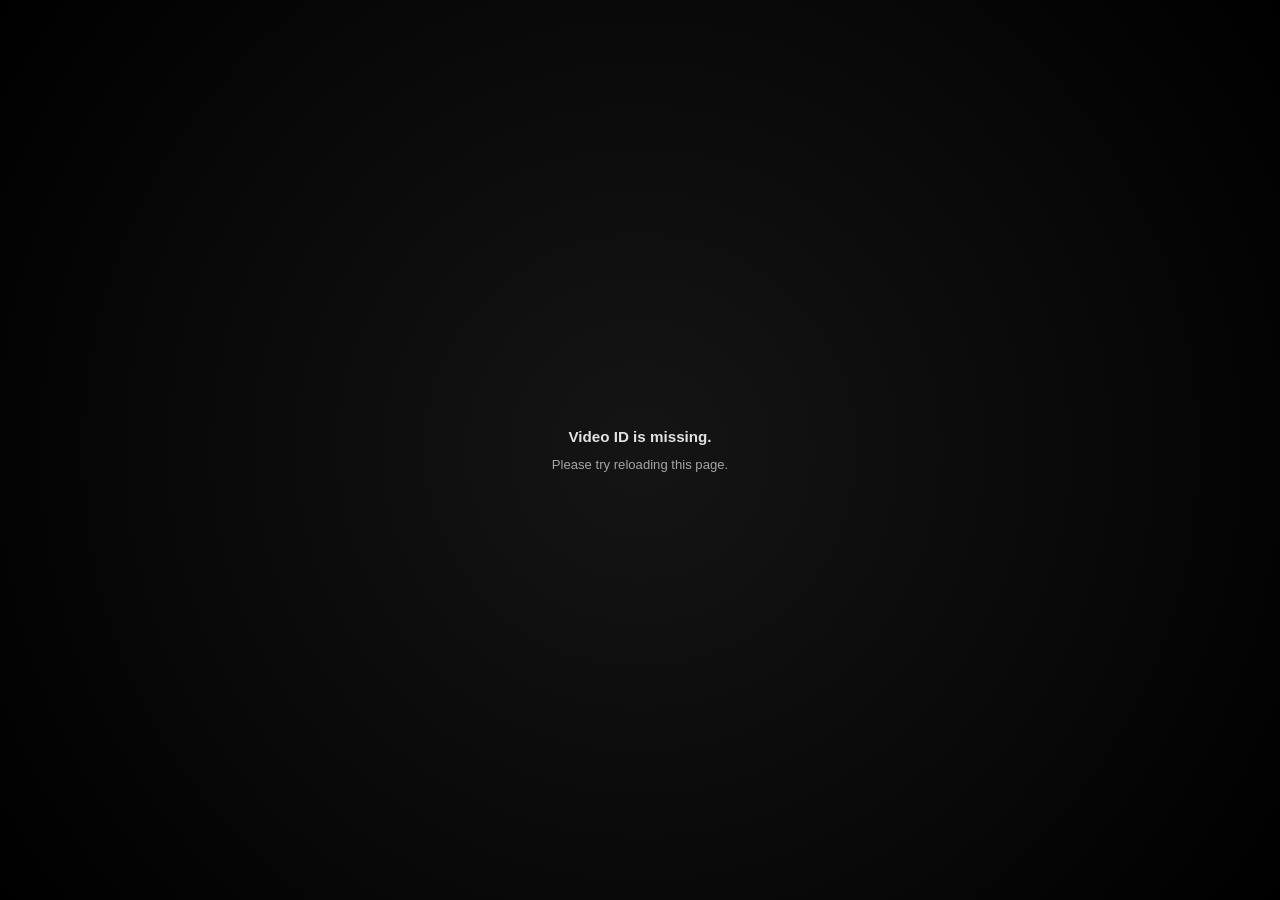
<file: assets/assets/data/markdown/markdown_youtube_player.html>
<!DOCTYPE html>
<html lang="en">
<head>
  <meta charset="UTF-8">
  <meta
    name="viewport"
    content="width=device-width, initial-scale=1.0, viewport-fit=cover"
  >
  <title>YouTube Player</title>
  <style>
    :root {
      color-scheme: dark;
      --player-bg: #000000;
      --player-fg: rgba(255, 255, 255, 0.88);
      --player-muted: rgba(255, 255, 255, 0.62);
    }

    html,
    body {
      margin: 0;
      width: 100%;
      height: 100%;
      overflow: hidden;
      background: var(--player-bg);
      color: var(--player-fg);
      font-family: Arimo, "Segoe UI", sans-serif;
    }

    body {
      display: flex;
      align-items: stretch;
      justify-content: stretch;
    }

    #player-root {
      position: relative;
      width: 100%;
      height: 100%;
      background: var(--player-bg);
    }

    #player {
      width: 100%;
      height: 100%;
    }

    #loading {
      position: absolute;
      inset: 0;
      display: flex;
      flex-direction: column;
      align-items: center;
      justify-content: center;
      gap: 12px;
      background: radial-gradient(
        circle at center,
        rgba(24, 24, 24, 0.86),
        rgba(0, 0, 0, 0.98)
      );
      transition: opacity 180ms ease;
    }

    #loading.hidden {
      opacity: 0;
      pointer-events: none;
    }

    .spinner {
      width: 44px;
      height: 44px;
      border: 3px solid rgba(255, 255, 255, 0.18);
      border-top-color: #ff0000;
      border-radius: 999px;
      animation: spin 0.9s linear infinite;
    }

    .loading-title {
      font-size: 0.95rem;
      font-weight: 600;
    }

    .loading-subtitle {
      font-size: 0.82rem;
      color: var(--player-muted);
    }

    @keyframes spin {
      to {
        transform: rotate(360deg);
      }
    }

    @media (prefers-reduced-motion: reduce) {
      #loading {
        transition: none;
      }

      .spinner {
        animation: none;
      }
    }
  </style>
</head>
<body>
  <div id="player-root">
    <div id="player"></div>
    <div id="loading" role="status" aria-live="polite">
      <div class="spinner" aria-hidden="true"></div>
      <div class="loading-title">Loading YouTube video</div>
      <div class="loading-subtitle">Preparing embedded player...</div>
    </div>
  </div>

  <script>
    (function () {
      var params = new URLSearchParams(window.location.search);
      var videoId = (params.get('videoId') || '').trim();
      var title = (params.get('title') || 'YouTube video').trim();
      var startValue = parseInt(params.get('start') || '0', 10);
      var startSeconds = Number.isFinite(startValue) && startValue > 0
        ? startValue
        : 0;
      var loading = document.getElementById('loading');
      var playerRoot = document.getElementById('player-root');

      document.title = title;

      function hideLoading() {
        if (!loading) {
          return;
        }
        loading.classList.add('hidden');
      }

      function showMessage(message) {
        if (!loading) {
          return;
        }
        loading.classList.remove('hidden');
        loading.innerHTML =
          '<div class="loading-title">' + message + '</div>' +
          '<div class="loading-subtitle">Please try reloading this page.</div>';
      }

      if (!videoId) {
        showMessage('Video ID is missing.');
        return;
      }

      var tag = document.createElement('script');
      tag.src = 'https://www.youtube.com/iframe_api';
      document.head.appendChild(tag);

      window.onYouTubeIframeAPIReady = function () {
        new window.YT.Player('player', {
          width: '100%',
          height: '100%',
          videoId: videoId,
          playerVars: {
            autoplay: 0,
            controls: 1,
            fs: 1,
            playsinline: 1,
            rel: 0,
            loop: 1,
            playlist: videoId,
            start: startSeconds
          },
          events: {
            onReady: function () {
              hideLoading();
            },
            onError: function () {
              showMessage('Unable to load YouTube video.');
            }
          }
        });
      };

      window.addEventListener('error', function () {
        showMessage('Unable to load YouTube video.');
      });

      playerRoot.addEventListener('click', function () {
        hideLoading();
      });
    })();
  </script>
</body>
</html>
</file>
<file: legal.css>
@font-face {
  font-family: Arimo;
  src: url("assets/assets/fonts/Arimo/Arimo.ttf") format("truetype");
  font-display: swap;
}

/* Manuscript colors and typography from the app's article screen. */
:root {
  color-scheme: light;
  --surface: #fff9ee;
  --on-surface: #1e1b13;
  --primary: #6d5e0f;
  --surface-container-highest: #e8e2d4;
  --outline-variant: #cdc6b4;
}

body {
  margin: 0;
  background: var(--surface);
  color: var(--on-surface);
  font: 1rem/1.45 Arimo, Arial, sans-serif;
}

.app-bar {
  position: sticky;
  z-index: 1;
  top: 0;
  display: flex;
  align-items: center;
  gap: 4px;
  min-block-size: 56px;
  padding: 4px 12px 4px 4px;
  box-sizing: border-box;
  background: var(--surface);
  color: var(--on-surface);
  border-block-end: 1px solid var(--outline-variant);
}

.back-link {
  display: grid;
  place-items: center;
  flex: 0 0 44px;
  block-size: 44px;
  border-radius: 50%;
  font-size: 1.5rem;
  text-decoration: none;
}

.back-link:hover {
  background: var(--surface-container-highest);
}

.app-bar-title {
  margin: 0;
  font-size: 1.7rem;
  line-height: 1.1;
}

.app-bar-description {
  margin: 0;
  font-size: .8rem;
  line-height: 1.25;
  letter-spacing: .035em;
}

.document {
  padding: 8px 8px 24px;
  overflow-wrap: anywhere;
}

.document > :first-child {
  margin-block-start: 0;
}

.document h1,
.document h2 {
  margin-block: 8px;
  line-height: 1.15;
}

.document h1 {
  font-size: 1.7rem;
}

.document h2 {
  font-size: 1.55rem;
}

.document p,
.document ul {
  margin-block: 0 8px;
}

.document ul {
  padding-inline-start: 1.55em;
}

.document li > ul {
  margin-block-end: 0;
}

a {
  color: var(--primary);
}

a:focus-visible {
  outline: 2px solid var(--primary);
  outline-offset: 2px;
}

pre {
  padding: 12px;
  border-radius: 4px;
  background: var(--surface-container-highest);
  white-space: pre-wrap;
}
</file>
<file: demo/roadmap.css>
#roadmap {
    gap: 1rem;
}

#roadmap h2 {
    margin-bottom: 0;
}

.roadmap-chart {
    position: relative;
    width: min(100%, 960px);
}

.roadmap-art {
    display: block;
    border-radius: 16px;
    box-shadow: 0 16px 36px rgba(12, 20, 44, .27);
}

.roadmap-art picture {
    display: block;
}

.roadmap-node {
    position: absolute;
    transform: translate(-50%, -50%);
    width: clamp(28px, 3.9%, 40px);
    height: clamp(30px, 5.9%, 44px);
    border-radius: 5px;
}

.roadmap-node:hover,
.roadmap-node:focus-visible {
    outline: 2px solid #ffed93;
    background: rgba(255, 237, 147, .13);
    z-index: 1;
}

.roadmap-tooltip {
    position: absolute;
    z-index: 2;
    width: max-content;
    max-width: min(320px, calc(100% - 16px));
    padding: .55rem .7rem;
    border: 1px solid #c8aaff;
    border-radius: 8px;
    background: #211a46;
    color: #fff;
    font-size: .9rem;
    line-height: 1.4;
    text-align: start;
    box-shadow: 0 5px 18px rgba(5, 8, 24, .4);
    pointer-events: none;
}

.roadmap-art:focus-visible,
.roadmap-details:focus-visible {
    outline: 3px solid #ffed93;
    outline-offset: 5px;
}

.roadmap-art img {
    display: block;
    width: 100%;
    height: auto;
    border-radius: inherit;
}

.roadmap-summary {
    width: min(100%, 960px);
    display: grid;
    grid-template-columns: repeat(2, minmax(0, 1fr));
    gap: .75rem;
    text-align: start;
}

.roadmap-summary > div {
    padding: clamp(1rem, 2.5vw, 1.5rem);
    border-radius: 12px;
    background: #211a46;
}

.roadmap-summary h3 {
    font-size: 1.18rem;
    margin-bottom: .35rem;
}

.roadmap-summary p,
.roadmap-note {
    margin: 0;
    font-size: 1rem;
    line-height: 1.5;
}

.roadmap-details {
    display: inline-block;
    padding: .65rem .8rem;
}

body:has(.nav-dot:nth-child(7).active) .navigation {
    top: 50%;
    right: 5px;
    bottom: auto;
    left: auto;
    flex-direction: column;
    gap: 8px;
    transform: translateY(-50%);
}

@media (max-width: 700px) {
    .roadmap-summary {
        grid-template-columns: 1fr;
    }

    #roadmap {
        padding-inline: .25rem;
    }

    .roadmap-node {
        width: 11%;
        height: 5.7%;
    }

}
</file>
